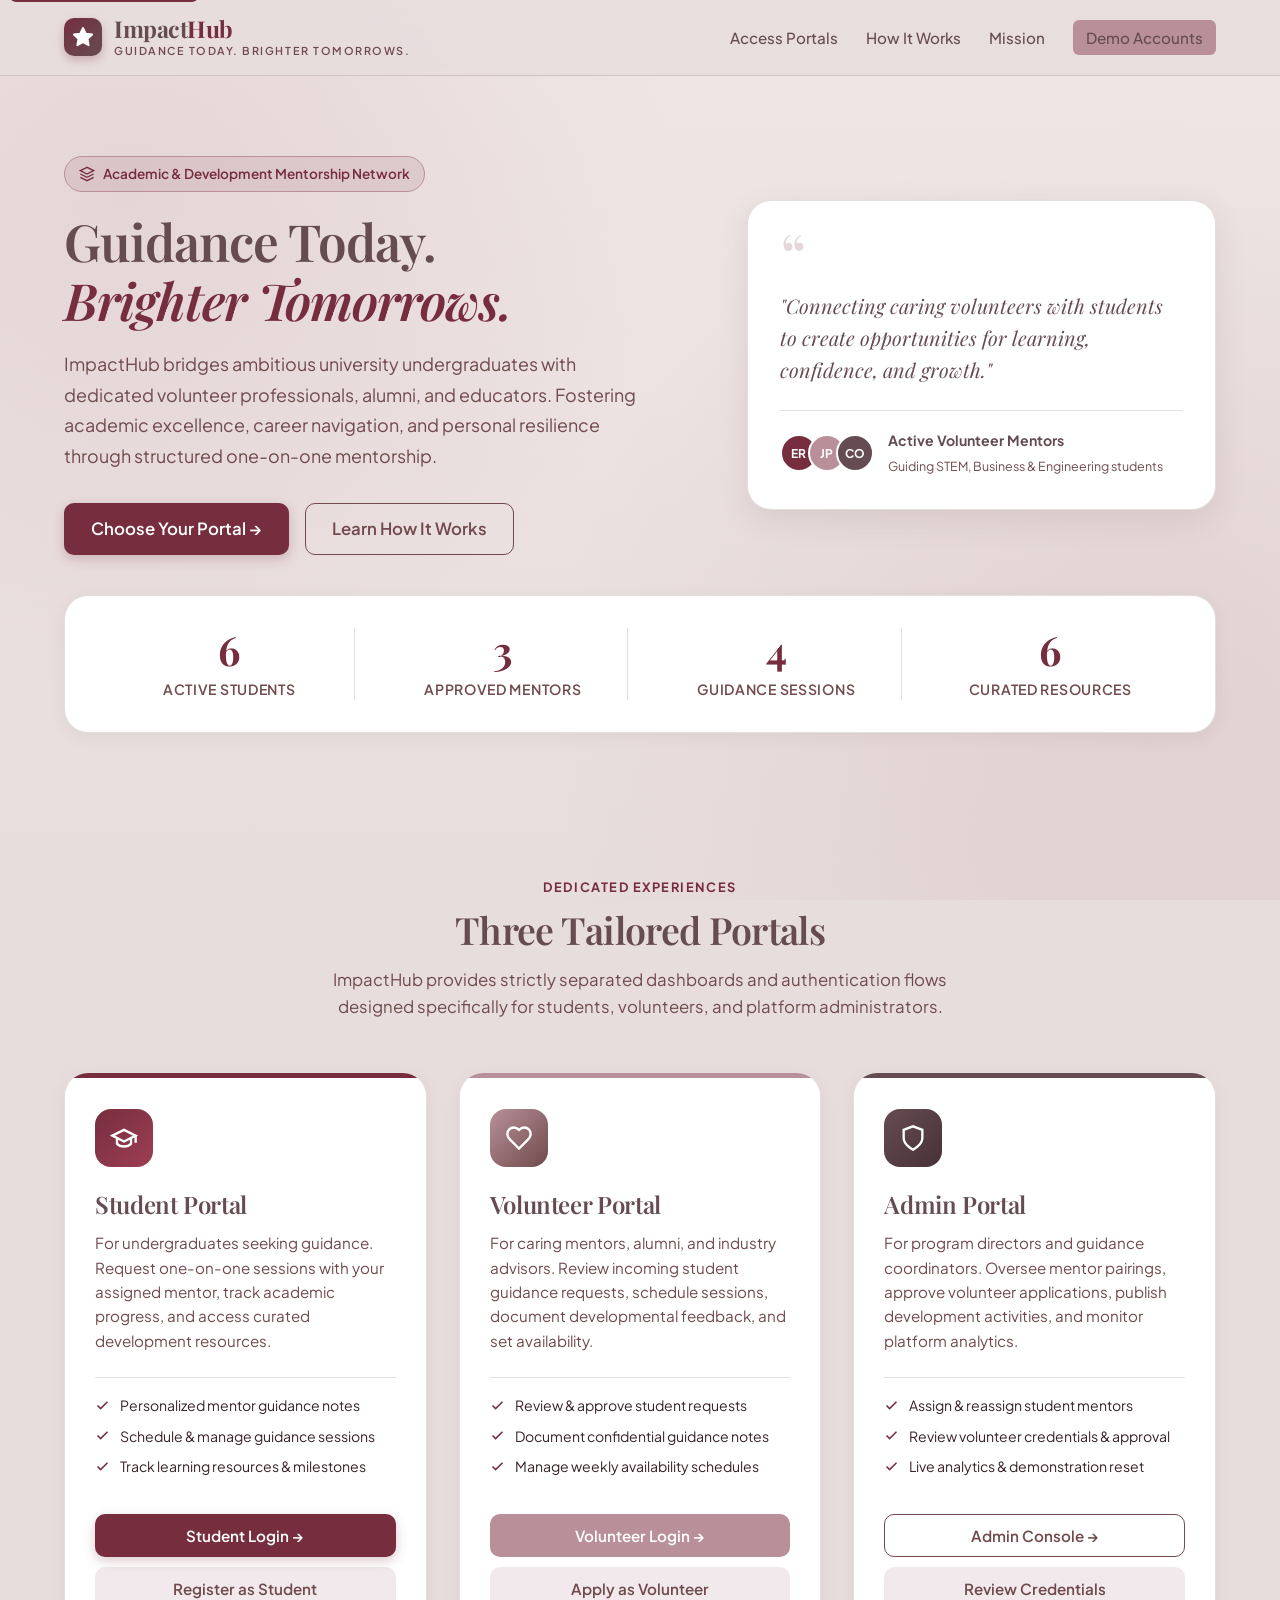
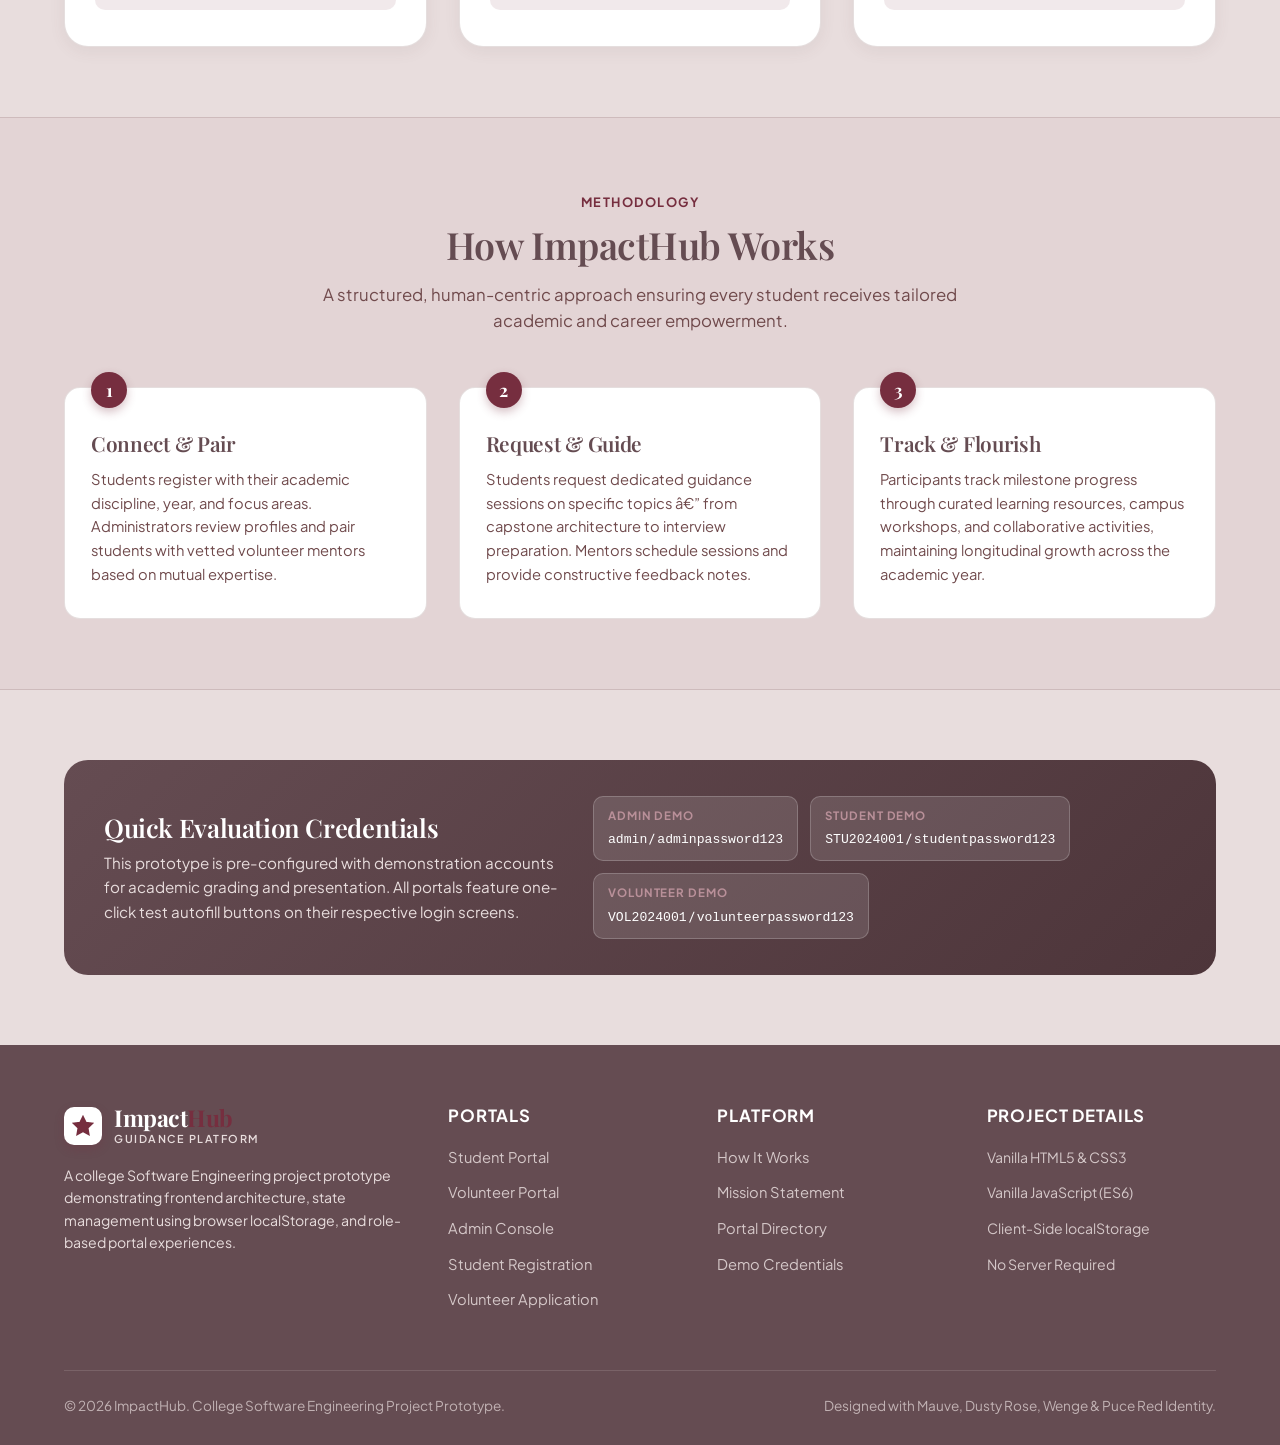
<file: index.html>
<!DOCTYPE html>
<html lang="en">
<head>
  <meta charset="UTF-8">
  <meta name="viewport" content="width=device-width, initial-scale=1.0">
  <title>ImpactHub - Volunteer Management &amp; Student Guidance Platform</title>
  <link rel="icon" type="image/svg+xml" href="assets/icons/favicon.svg">
  <link rel="stylesheet" href="css/variables.css">
  <link rel="stylesheet" href="css/global.css">
  <link rel="stylesheet" href="css/landing.css">
  <link rel="stylesheet" href="css/responsive.css">
</head>
<body>
  <a href="#main-content" class="skip-link">Skip to main content</a>

  <!-- Top Sticky Navigation -->
  <header class="landing-nav">
    <div class="landing-container landing-nav-inner">
      <a href="index.html" class="brand-logo" aria-label="ImpactHub Home">
        <div class="brand-mark">
          <!-- Guiding star / compass abstract icon -->
          <svg viewBox="0 0 24 24" fill="none" stroke="currentColor" stroke-width="2" stroke-linecap="round" stroke-linejoin="round">
            <polygon points="12 2 15.09 8.26 22 9.27 17 14.14 18.18 21.02 12 17.77 5.82 21.02 7 14.14 2 9.27 8.91 8.26 12 2" fill="currentColor"/>
          </svg>
        </div>
        <div class="brand-text">
          <span class="brand-name">Impact<span>Hub</span></span>
          <span class="brand-tagline">Guidance Today. Brighter Tomorrows.</span>
        </div>
      </a>

      <nav aria-label="Main Navigation">
        <ul class="landing-nav-links">
          <li><a href="#portals">Access Portals</a></li>
          <li><a href="#how-it-works">How It Works</a></li>
          <li><a href="#about">Mission</a></li>
          <li><a href="#demo-access" class="btn btn-secondary btn-sm">Demo Accounts</a></li>
        </ul>
      </nav>
    </div>
  </header>

  <main id="main-content">
    <!-- Hero Section -->
    <section class="hero-section">
      <div class="landing-container hero-grid">
        <div>
          <div class="hero-badge">
            <svg viewBox="0 0 24 24" fill="none" stroke="currentColor" stroke-width="2"><path d="M12 2L2 7l10 5 10-5-10-5zM2 17l10 5 10-5M2 12l10 5 10-5"/></svg>
            Academic &amp; Development Mentorship Network
          </div>
          <h1 class="hero-title">
            Guidance Today.<br>
            <span>Brighter Tomorrows.</span>
          </h1>
          <p class="hero-description">
            ImpactHub bridges ambitious university undergraduates with dedicated volunteer professionals, alumni, and educators. Fostering academic excellence, career navigation, and personal resilience through structured one-on-one mentorship.
          </p>
          <div class="hero-actions">
            <a href="#portals" class="btn btn-primary btn-lg">Choose Your Portal &rarr;</a>
            <a href="#how-it-works" class="btn btn-outline btn-lg">Learn How It Works</a>
          </div>
        </div>

        <div class="hero-visual">
          <div class="hero-visual-card">
            <div class="hero-quote-mark">&ldquo;</div>
            <p class="hero-mission-statement" id="about">
              "Connecting caring volunteers with students to create opportunities for learning, confidence, and growth."
            </p>
            <div class="hero-visual-meta">
              <div class="hero-avatar-stack">
                <div class="hero-avatar-circle" title="Dr. Evelyn Reed">ER</div>
                <div class="hero-avatar-circle" title="Julian Patel">JP</div>
                <div class="hero-avatar-circle" title="Clara O'Connor">CO</div>
              </div>
              <div>
                <strong style="display:block; font-size:0.88rem; color:var(--color-wenge);">Active Volunteer Mentors</strong>
                <span style="font-size:0.78rem; color:var(--color-liver);">Guiding STEM, Business &amp; Engineering students</span>
              </div>
            </div>
          </div>
        </div>
      </div>
    </section>

    <!-- Live Demonstration Impact Statistics Bar -->
    <section class="landing-container" aria-label="Platform Impact Metrics">
      <div class="impact-stats-bar">
        <div class="stats-grid">
          <div class="stat-item">
            <div class="stat-number" id="landing-stat-students">6</div>
            <div class="stat-label">Active Students</div>
          </div>
          <div class="stat-item">
            <div class="stat-number" id="landing-stat-mentors">3</div>
            <div class="stat-label">Approved Mentors</div>
          </div>
          <div class="stat-item">
            <div class="stat-number" id="landing-stat-sessions">4</div>
            <div class="stat-label">Guidance Sessions</div>
          </div>
          <div class="stat-item">
            <div class="stat-number" id="landing-stat-resources">6</div>
            <div class="stat-label">Curated Resources</div>
          </div>
        </div>
      </div>
    </section>

    <!-- Three Distinct Login Portals -->
    <section class="portals-section" id="portals">
      <div class="landing-container">
        <div class="section-header">
          <span class="section-tag">Dedicated Experiences</span>
          <h2 class="section-title">Three Tailored Portals</h2>
          <p class="section-subtitle">
            ImpactHub provides strictly separated dashboards and authentication flows designed specifically for students, volunteers, and platform administrators.
          </p>
        </div>

        <div class="portals-grid">
          <!-- Student Portal Card -->
          <article class="portal-card card-student">
            <div class="portal-icon">
              <!-- Graduation / Student Icon -->
              <svg viewBox="0 0 24 24" fill="none" stroke="currentColor" stroke-width="2">
                <path d="M22 10v6M2 10l10-5 10 5-10 5z"/>
                <path d="M6 12v5c3 3 9 3 12 0v-5"/>
              </svg>
            </div>
            <h3 class="portal-title">Student Portal</h3>
            <p class="portal-desc">
              For undergraduates seeking guidance. Request one-on-one sessions with your assigned mentor, track academic progress, and access curated development resources.
            </p>
            <ul class="portal-features">
              <li>
                <svg viewBox="0 0 24 24" fill="none" stroke="currentColor" stroke-width="2.5"><polyline points="20 6 9 17 4 12"/></svg>
                Personalized mentor guidance notes
              </li>
              <li>
                <svg viewBox="0 0 24 24" fill="none" stroke="currentColor" stroke-width="2.5"><polyline points="20 6 9 17 4 12"/></svg>
                Schedule &amp; manage guidance sessions
              </li>
              <li>
                <svg viewBox="0 0 24 24" fill="none" stroke="currentColor" stroke-width="2.5"><polyline points="20 6 9 17 4 12"/></svg>
                Track learning resources &amp; milestones
              </li>
            </ul>
            <div class="portal-btn-group">
              <a href="student-login.html" class="btn btn-primary btn-block">Student Login &rarr;</a>
              <a href="student-register.html" class="btn btn-soft btn-block">Register as Student</a>
            </div>
          </article>

          <!-- Volunteer Portal Card -->
          <article class="portal-card card-volunteer">
            <div class="portal-icon">
              <!-- Mentorship / Heart Hand Icon -->
              <svg viewBox="0 0 24 24" fill="none" stroke="currentColor" stroke-width="2">
                <path d="M19 14c1.49-1.46 3-3.21 3-5.5A5.5 5.5 0 0 0 16.5 3c-1.76 0-3 .5-4.5 2-1.5-1.5-2.74-2-4.5-2A5.5 5.5 0 0 0 2 8.5c0 2.3 1.5 4.05 3 5.5l7 7Z"/>
              </svg>
            </div>
            <h3 class="portal-title">Volunteer Portal</h3>
            <p class="portal-desc">
              For caring mentors, alumni, and industry advisors. Review incoming student guidance requests, schedule sessions, document developmental feedback, and set availability.
            </p>
            <ul class="portal-features">
              <li>
                <svg viewBox="0 0 24 24" fill="none" stroke="currentColor" stroke-width="2.5"><polyline points="20 6 9 17 4 12"/></svg>
                Review &amp; approve student requests
              </li>
              <li>
                <svg viewBox="0 0 24 24" fill="none" stroke="currentColor" stroke-width="2.5"><polyline points="20 6 9 17 4 12"/></svg>
                Document confidential guidance notes
              </li>
              <li>
                <svg viewBox="0 0 24 24" fill="none" stroke="currentColor" stroke-width="2.5"><polyline points="20 6 9 17 4 12"/></svg>
                Manage weekly availability schedules
              </li>
            </ul>
            <div class="portal-btn-group">
              <a href="volunteer-login.html" class="btn btn-secondary btn-block">Volunteer Login &rarr;</a>
              <a href="volunteer-register.html" class="btn btn-soft btn-block">Apply as Volunteer</a>
            </div>
          </article>

          <!-- Admin Portal Card -->
          <article class="portal-card card-admin">
            <div class="portal-icon">
              <!-- Shield / Admin Oversight Icon -->
              <svg viewBox="0 0 24 24" fill="none" stroke="currentColor" stroke-width="2">
                <path d="M12 22s8-4 8-10V5l-8-3-8 3v7c0 6 8 10 8 10z"/>
              </svg>
            </div>
            <h3 class="portal-title">Admin Portal</h3>
            <p class="portal-desc">
              For program directors and guidance coordinators. Oversee mentor pairings, approve volunteer applications, publish development activities, and monitor platform analytics.
            </p>
            <ul class="portal-features">
              <li>
                <svg viewBox="0 0 24 24" fill="none" stroke="currentColor" stroke-width="2.5"><polyline points="20 6 9 17 4 12"/></svg>
                Assign &amp; reassign student mentors
              </li>
              <li>
                <svg viewBox="0 0 24 24" fill="none" stroke="currentColor" stroke-width="2.5"><polyline points="20 6 9 17 4 12"/></svg>
                Review volunteer credentials &amp; approval
              </li>
              <li>
                <svg viewBox="0 0 24 24" fill="none" stroke="currentColor" stroke-width="2.5"><polyline points="20 6 9 17 4 12"/></svg>
                Live analytics &amp; demonstration reset
              </li>
            </ul>
            <div class="portal-btn-group">
              <a href="admin-login.html" class="btn btn-outline btn-block">Admin Console &rarr;</a>
              <a href="#demo-access" class="btn btn-soft btn-block">Review Credentials</a>
            </div>
          </article>
        </div>
      </div>
    </section>

    <!-- How It Works Section -->
    <section class="how-it-works-section" id="how-it-works">
      <div class="landing-container">
        <div class="section-header">
          <span class="section-tag">Methodology</span>
          <h2 class="section-title">How ImpactHub Works</h2>
          <p class="section-subtitle">
            A structured, human-centric approach ensuring every student receives tailored academic and career empowerment.
          </p>
        </div>

        <div class="steps-grid">
          <div class="step-card">
            <div class="step-number">1</div>
            <h3>Connect &amp; Pair</h3>
            <p>
              Students register with their academic discipline, year, and focus areas. Administrators review profiles and pair students with vetted volunteer mentors based on mutual expertise.
            </p>
          </div>
          <div class="step-card">
            <div class="step-number">2</div>
            <h3>Request &amp; Guide</h3>
            <p>
              Students request dedicated guidance sessions on specific topics â€” from capstone architecture to interview preparation. Mentors schedule sessions and provide constructive feedback notes.
            </p>
          </div>
          <div class="step-card">
            <div class="step-number">3</div>
            <h3>Track &amp; Flourish</h3>
            <p>
              Participants track milestone progress through curated learning resources, campus workshops, and collaborative activities, maintaining longitudinal growth across the academic year.
            </p>
          </div>
        </div>
      </div>
    </section>

    <!-- Demo Access Banner for Evaluators -->
    <section class="landing-container" id="demo-access">
      <div class="demo-banner">
        <div class="demo-banner-content">
          <h3>Quick Evaluation Credentials</h3>
          <p>
            This prototype is pre-configured with demonstration accounts for academic grading and presentation. All portals feature one-click test autofill buttons on their respective login screens.
          </p>
        </div>
        <div class="demo-banner-creds">
          <div class="cred-badge">
            <strong>Admin Demo</strong>
            <code>admin</code> / <code>adminpassword123</code>
          </div>
          <div class="cred-badge">
            <strong>Student Demo</strong>
            <code>STU2024001</code> / <code>studentpassword123</code>
          </div>
          <div class="cred-badge">
            <strong>Volunteer Demo</strong>
            <code>VOL2024001</code> / <code>volunteerpassword123</code>
          </div>
        </div>
      </div>
    </section>
  </main>

  <!-- Footer -->
  <footer class="landing-footer">
    <div class="landing-container">
      <div class="footer-grid">
        <div class="footer-col">
          <a href="index.html" class="brand-logo" style="margin-bottom: 16px;">
            <div class="brand-mark" style="background: #FFFFFF; color: var(--color-puce-red);">
              <svg viewBox="0 0 24 24" fill="none" stroke="currentColor" stroke-width="2">
                <polygon points="12 2 15.09 8.26 22 9.27 17 14.14 18.18 21.02 12 17.77 5.82 21.02 7 14.14 2 9.27 8.91 8.26 12 2" fill="currentColor"/>
              </svg>
            </div>
            <div class="brand-text">
              <span class="brand-name" style="color: #FFFFFF;">Impact<span>Hub</span></span>
              <span class="brand-tagline" style="color: var(--color-platinum);">Guidance Platform</span>
            </div>
          </a>
          <p style="font-size: 0.88rem; color: #E8DDDD; line-height: 1.6;">
            A college Software Engineering project prototype demonstrating frontend architecture, state management using browser localStorage, and role-based portal experiences.
          </p>
        </div>

        <div class="footer-col">
          <h4>Portals</h4>
          <ul>
            <li><a href="student-login.html">Student Portal</a></li>
            <li><a href="volunteer-login.html">Volunteer Portal</a></li>
            <li><a href="admin-login.html">Admin Console</a></li>
            <li><a href="student-register.html">Student Registration</a></li>
            <li><a href="volunteer-register.html">Volunteer Application</a></li>
          </ul>
        </div>

        <div class="footer-col">
          <h4>Platform</h4>
          <ul>
            <li><a href="#how-it-works">How It Works</a></li>
            <li><a href="#about">Mission Statement</a></li>
            <li><a href="#portals">Portal Directory</a></li>
            <li><a href="#demo-access">Demo Credentials</a></li>
          </ul>
        </div>

        <div class="footer-col">
          <h4>Project Details</h4>
          <ul>
            <li><span style="font-size: 0.88rem; opacity: 0.85;">Vanilla HTML5 &amp; CSS3</span></li>
            <li><span style="font-size: 0.88rem; opacity: 0.85;">Vanilla JavaScript (ES6)</span></li>
            <li><span style="font-size: 0.88rem; opacity: 0.85;">Client-Side localStorage</span></li>
            <li><span style="font-size: 0.88rem; opacity: 0.85;">No Server Required</span></li>
          </ul>
        </div>
      </div>

      <div class="footer-bottom">
        <div>&copy; 2026 ImpactHub. College Software Engineering Project Prototype.</div>
        <div>Designed with Mauve, Dusty Rose, Wenge &amp; Puce Red Identity.</div>
      </div>
    </div>
  </footer>

  <!-- Scripts -->
  <script src="js/config.js"></script>
  <script src="js/storage.js"></script>
  <script src="js/utils.js"></script>
  <script>
    // Update live impact stats on landing page from persistent demonstration data
    document.addEventListener('DOMContentLoaded', () => {
      const stats = StorageService.getPlatformStats();
      const stuEl = document.getElementById('landing-stat-students');
      const menEl = document.getElementById('landing-stat-mentors');
      const sesEl = document.getElementById('landing-stat-sessions');
      const resEl = document.getElementById('landing-stat-resources');

      if (stuEl) stuEl.textContent = stats.totalStudents;
      if (menEl) menEl.textContent = stats.approvedVolunteers;
      if (sesEl) sesEl.textContent = stats.scheduledSessions + stats.completedSessions;
      if (resEl) resEl.textContent = stats.totalResources;
    });
  </script>
</body>
</html>
</file>
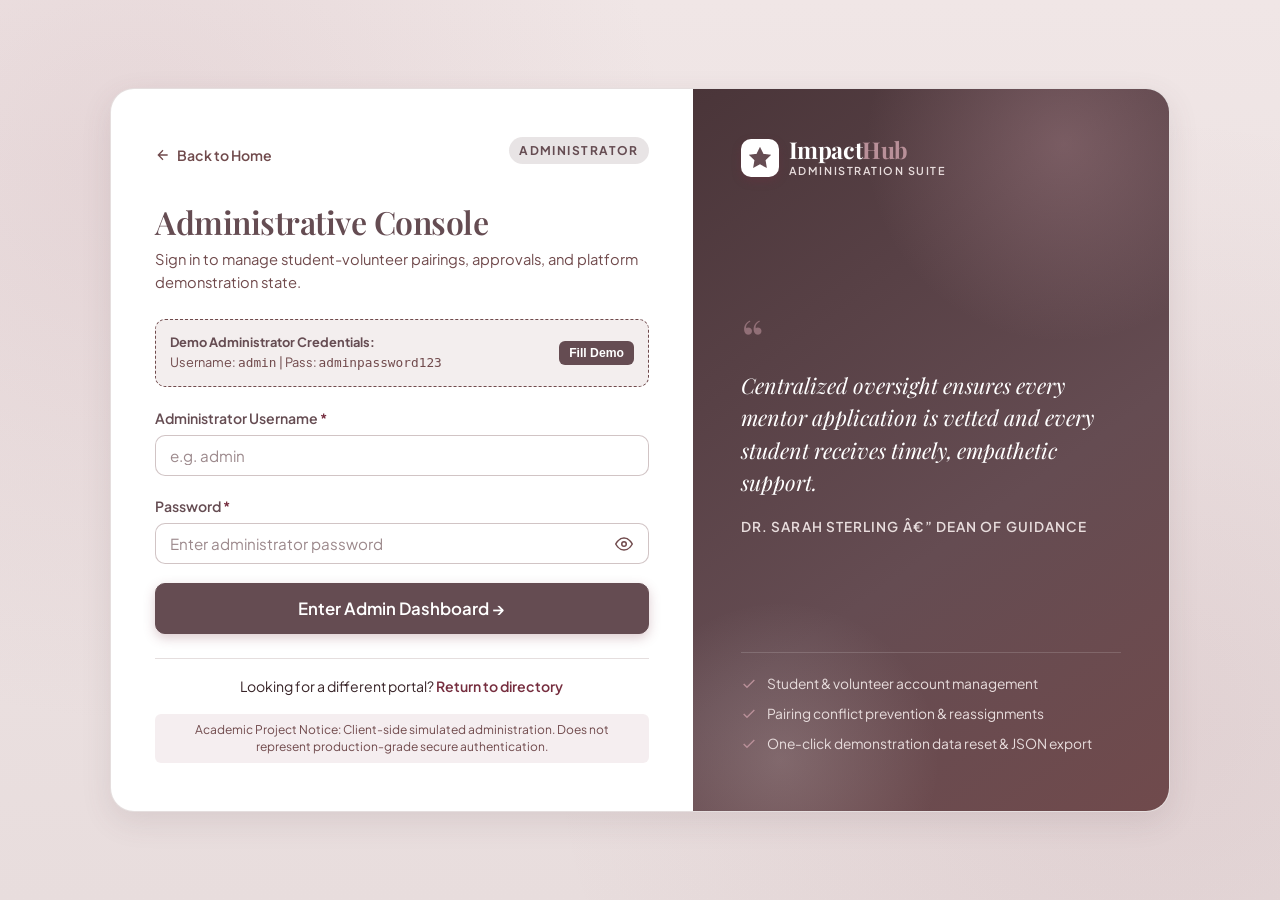
<file: admin-dashboard.html>
<!DOCTYPE html>
<html lang="en">
<head>
  <meta charset="UTF-8">
  <meta name="viewport" content="width=device-width, initial-scale=1.0">
  <title>Admin Console - ImpactHub</title>
  <link rel="icon" type="image/svg+xml" href="assets/icons/favicon.svg">
  <link rel="stylesheet" href="css/variables.css">
  <link rel="stylesheet" href="css/global.css">
  <link rel="stylesheet" href="css/dashboard.css">
  <link rel="stylesheet" href="css/responsive.css">
</head>
<body>
  <div class="sidebar-backdrop"></div>

  <div class="app-layout">
    <!-- Sidebar Navigation -->
    <aside class="app-sidebar" aria-label="Administrator Navigation" style="background-color: var(--color-wenge);">
      <div class="sidebar-header">
        <a href="index.html" class="brand-logo">
          <div class="brand-mark" style="background:#FFFFFF; color:var(--color-wenge);">
            <svg viewBox="0 0 24 24" fill="none" stroke="currentColor" stroke-width="2">
              <polygon points="12 2 15.09 8.26 22 9.27 17 14.14 18.18 21.02 12 17.77 5.82 21.02 7 14.14 2 9.27 8.91 8.26 12 2" fill="currentColor"/>
            </svg>
          </div>
          <div class="brand-text">
            <span class="brand-name">Impact<span>Hub</span></span>
            <span class="brand-tagline">Admin Suite</span>
          </div>
        </a>
        <button class="sidebar-close-btn" aria-label="Close Navigation">&times;</button>
      </div>

      <div class="sidebar-role-indicator">
        <span class="role-dot admin"></span>
        <span class="role-text-label">Platform Director</span>
      </div>

      <ul class="sidebar-nav">
        <li class="nav-item">
          <a class="nav-link active" data-target="sec-admin-overview">
            <svg viewBox="0 0 24 24" fill="none" stroke="currentColor" stroke-width="2"><rect x="3" y="3" width="7" height="7"/><rect x="14" y="3" width="7" height="7"/><rect x="14" y="14" width="7" height="7"/><rect x="3" y="14" width="7" height="7"/></svg>
            Overview &amp; Metrics
          </a>
        </li>
        <li class="nav-item">
          <a class="nav-link" data-target="sec-admin-students">
            <svg viewBox="0 0 24 24" fill="none" stroke="currentColor" stroke-width="2"><path d="M17 21v-2a4 4 0 0 0-4-4H5a4 4 0 0 0-4 4v2"/><circle cx="9" cy="7" r="4"/></svg>
            Student Management
          </a>
        </li>
        <li class="nav-item">
          <a class="nav-link" data-target="sec-admin-volunteers">
            <svg viewBox="0 0 24 24" fill="none" stroke="currentColor" stroke-width="2"><path d="M16 21v-2a4 4 0 0 0-4-4H6a4 4 0 0 0-4 4v2"/><circle cx="9" cy="7" r="4"/><path d="M22 21v-2a4 4 0 0 0-3-3.87"/><path d="M16 3.13a4 4 0 0 1 0 7.75"/></svg>
            Volunteer Management
          </a>
        </li>
        <li class="nav-item">
          <a class="nav-link" data-target="sec-admin-assignments">
            <svg viewBox="0 0 24 24" fill="none" stroke="currentColor" stroke-width="2"><path d="M10 13a5 5 0 0 0 7.54.54l3-3a5 5 0 0 0-7.07-7.07l-1.72 1.71"/><path d="M14 11a5 5 0 0 0-7.54-.54l-3 3a5 5 0 0 0 7.07 7.07l1.71-1.71"/></svg>
            Mentor Assignment
          </a>
        </li>
        <li class="nav-item">
          <a class="nav-link" data-target="sec-admin-requests">
            <svg viewBox="0 0 24 24" fill="none" stroke="currentColor" stroke-width="2"><path d="M14 2H6a2 2 0 0 0-2 2v16a2 2 0 0 0 2 2h12a2 2 0 0 0 2-2V8z"/><polyline points="14 2 14 8 20 8"/></svg>
            Guidance Requests
          </a>
        </li>
        <li class="nav-item">
          <a class="nav-link" data-target="sec-admin-activities">
            <svg viewBox="0 0 24 24" fill="none" stroke="currentColor" stroke-width="2"><polygon points="12 2 15.09 8.26 22 9.27 17 14.14 18.18 21.02 12 17.77 5.82 21.02 7 14.14 2 9.27 8.91 8.26 12 2"/></svg>
            Activity Management
          </a>
        </li>
        <li class="nav-item">
          <a class="nav-link" data-target="sec-admin-resources">
            <svg viewBox="0 0 24 24" fill="none" stroke="currentColor" stroke-width="2"><path d="M4 19.5A2.5 2.5 0 0 1 6.5 17H20"/><path d="M6.5 2H20v20H6.5A2.5 2.5 0 0 1 4 19.5v-15A2.5 2.5 0 0 1 6.5 2z"/></svg>
            Learning Resources
          </a>
        </li>
        <li class="nav-item">
          <a class="nav-link" data-target="sec-admin-analytics">
            <svg viewBox="0 0 24 24" fill="none" stroke="currentColor" stroke-width="2"><line x1="18" y1="20" x2="18" y2="10"/><line x1="12" y1="20" x2="12" y2="4"/><line x1="6" y1="20" x2="6" y2="14"/></svg>
            Reports &amp; Analytics
          </a>
        </li>
        <li class="nav-item">
          <a class="nav-link" data-target="sec-admin-announcements">
            <svg viewBox="0 0 24 24" fill="none" stroke="currentColor" stroke-width="2"><path d="M18 8A6 6 0 0 0 6 8c0 7-3 9-3 9h18s-3-2-3-9"/><path d="M13.73 21a2 2 0 0 1-3.46 0"/></svg>
            Announcements
          </a>
        </li>
        <li class="nav-item">
          <a class="nav-link" data-target="sec-admin-data">
            <svg viewBox="0 0 24 24" fill="none" stroke="currentColor" stroke-width="2"><path d="M21 15v4a2 2 0 0 1-2 2H5a2 2 0 0 1-2-2v-4"/><polyline points="7 10 12 15 17 10"/><line x1="12" y1="15" x2="12" y2="3"/></svg>
            Data Management
          </a>
        </li>
      </ul>

      <div class="sidebar-footer">
        <div class="sidebar-user-info">
          <div class="sidebar-user-avatar" style="background:#FFFFFF; color:var(--color-wenge);">A</div>
          <div class="sidebar-user-meta">
            <div class="sidebar-user-name">Dr. Sarah Sterling</div>
            <div class="sidebar-user-sub">Administrator</div>
          </div>
        </div>
        <button class="sidebar-logout-btn" onclick="AuthService.logout()">
          <svg viewBox="0 0 24 24" fill="none" stroke="currentColor" stroke-width="2" style="width:16px;height:16px;"><path d="M9 21H5a2 2 0 0 1-2-2V5a2 2 0 0 1 2-2h4"/><polyline points="16 17 21 12 16 7"/><line x1="21" y1="12" x2="9" y2="12"/></svg>
          Sign Out
        </button>
      </div>
    </aside>

    <!-- Main Content Area -->
    <div class="app-main">
      <header class="app-topbar">
        <div class="topbar-left">
          <button class="mobile-menu-toggle" aria-label="Toggle navigation menu">
            <svg viewBox="0 0 24 24" fill="none" stroke="currentColor" stroke-width="2"><line x1="3" y1="12" x2="21" y2="12"/><line x1="3" y1="6" x2="21" y2="6"/><line x1="3" y1="18" x2="21" y2="18"/></svg>
          </button>
          <h2 class="topbar-page-title" id="topbar-title">Administrative Console</h2>
        </div>

        <div class="topbar-right">
          <div class="topbar-user-pill">
            <div class="topbar-user-avatar" style="background:var(--color-wenge);">A</div>
            <span class="topbar-user-name">Dr. Sarah Sterling (Admin)</span>
          </div>
        </div>
      </header>

      <!-- Dashboard Content -->
      <main class="dashboard-content">

        <!-- ================= SECTION A: OVERVIEW ================= -->
        <section id="sec-admin-overview" class="tab-section active">
          <div style="margin-bottom: 24px;">
            <h1 style="font-size: 1.85rem; color: var(--color-wenge);">Platform Operational Overview</h1>
            <p style="color: var(--color-liver);">Real-time metrics, volunteer approval queues, and pairing status calculated from browser storage.</p>
          </div>

          <!-- Dynamic Metrics Grid -->
          <div class="stats-cards-row">
            <div class="summary-card">
              <div class="summary-icon">
                <svg viewBox="0 0 24 24" fill="none" stroke="currentColor" stroke-width="2"><path d="M17 21v-2a4 4 0 0 0-4-4H5a4 4 0 0 0-4 4v2"/><circle cx="9" cy="7" r="4"/></svg>
              </div>
              <div class="summary-info">
                <div class="summary-label">Total Students</div>
                <div class="summary-value" id="stat-total-students">0</div>
              </div>
            </div>

            <div class="summary-card">
              <div class="summary-icon" style="color:var(--color-rosy-brown);">
                <svg viewBox="0 0 24 24" fill="none" stroke="currentColor" stroke-width="2"><path d="M16 21v-2a4 4 0 0 0-4-4H6a4 4 0 0 0-4 4v2"/><circle cx="9" cy="7" r="4"/><path d="M22 21v-2a4 4 0 0 0-3-3.87"/><path d="M16 3.13a4 4 0 0 1 0 7.75"/></svg>
              </div>
              <div class="summary-info">
                <div class="summary-label">Total Volunteers</div>
                <div class="summary-value" id="stat-total-volunteers">0</div>
              </div>
            </div>

            <div class="summary-card">
              <div class="summary-icon" style="color:#D97706;">
                <svg viewBox="0 0 24 24" fill="none" stroke="currentColor" stroke-width="2"><circle cx="12" cy="12" r="10"/><line x1="12" y1="8" x2="12" y2="12"/><line x1="12" y1="16" x2="12.01" y2="16"/></svg>
              </div>
              <div class="summary-info">
                <div class="summary-label">Pending Approvals</div>
                <div class="summary-value" id="stat-pending-volunteers">0</div>
              </div>
            </div>

            <div class="summary-card">
              <div class="summary-icon" style="color:#1E6B3A;">
                <svg viewBox="0 0 24 24" fill="none" stroke="currentColor" stroke-width="2"><path d="M10 13a5 5 0 0 0 7.54.54l3-3a5 5 0 0 0-7.07-7.07l-1.72 1.71"/><path d="M14 11a5 5 0 0 0-7.54-.54l-3 3a5 5 0 0 0 7.07 7.07l1.71-1.71"/></svg>
              </div>
              <div class="summary-info">
                <div class="summary-label">Active Pairings</div>
                <div class="summary-value" id="stat-active-assignments">0</div>
              </div>
            </div>

            <div class="summary-card">
              <div class="summary-icon">
                <svg viewBox="0 0 24 24" fill="none" stroke="currentColor" stroke-width="2"><path d="M14 2H6a2 2 0 0 0-2 2v16a2 2 0 0 0 2 2h12a2 2 0 0 0 2-2V8z"/><polyline points="14 2 14 8 20 8"/></svg>
              </div>
              <div class="summary-info">
                <div class="summary-label">Total Requests</div>
                <div class="summary-value" id="stat-total-requests">0</div>
              </div>
            </div>

            <div class="summary-card">
              <div class="summary-icon" style="color:#206236;">
                <svg viewBox="0 0 24 24" fill="none" stroke="currentColor" stroke-width="2"><path d="M22 11.08V12a10 10 0 1 1-5.93-9.14"/><polyline points="22 4 12 14.01 9 11.01"/></svg>
              </div>
              <div class="summary-info">
                <div class="summary-label">Concluded Sessions</div>
                <div class="summary-value" id="stat-completed-sessions">0</div>
              </div>
            </div>
          </div>

          <div class="dashboard-grid-equal">
            <!-- Recent Session Activity -->
            <div class="card">
              <div class="card-header">
                <h3 class="card-title">Recent Guidance Activity</h3>
              </div>
              <div class="card-body" id="admin-activity-stream">
                <!-- Dynamically populated -->
              </div>
            </div>

            <!-- Quick Pairing Shortcut Card -->
            <div class="card">
              <div class="card-header">
                <h3 class="card-title">Administrative Quick Controls</h3>
              </div>
              <div class="card-body">
                <p style="font-size:0.92rem; color:var(--color-liver); margin-bottom:18px;">
                  Quick shortcuts to core administrative actions:
                </p>
                <div style="display:flex; flex-direction:column; gap:10px;">
                  <button class="btn btn-outline" onclick="document.querySelector('[data-target=\'sec-admin-volunteers\']').click();">
                    Review Pending Volunteer Applications &rarr;
                  </button>
                  <button class="btn btn-outline" onclick="document.querySelector('[data-target=\'sec-admin-assignments\']').click();">
                    Pair or Reassign Mentors &rarr;
                  </button>
                  <button class="btn btn-outline" onclick="Utils.openModal('modal-create-activity');">
                    + Publish Campus Workshop / Activity &rarr;
                  </button>
                  <button class="btn btn-outline" onclick="Utils.openModal('modal-create-resource');">
                    + Add Curated Learning Resource &rarr;
                  </button>
                </div>
              </div>
            </div>
          </div>
        </section>

        <!-- ================= SECTION B: STUDENT MANAGEMENT ================= -->
        <section id="sec-admin-students" class="tab-section">
          <div style="margin-bottom: 24px;">
            <h1 style="font-size: 1.85rem; color: var(--color-wenge);">Student Directory &amp; Management</h1>
            <p style="color: var(--color-liver);">Search, filter, edit profile fields, and toggle active states for undergraduate accounts.</p>
          </div>

          <div class="toolbar-row">
            <div class="search-input-wrap">
              <svg class="search-icon" viewBox="0 0 24 24" fill="none" stroke="currentColor" stroke-width="2"><circle cx="11" cy="11" r="8"/><line x1="21" y1="21" x2="16.65" y2="16.65"/></svg>
              <input type="text" id="admin-student-search" class="form-control" placeholder="Search by name, reg number, department..." oninput="AdminApp.renderStudentsTable()">
            </div>
            <div class="filter-group">
              <select id="admin-student-filter-dept" class="form-control" onchange="AdminApp.renderStudentsTable()" style="min-width: 220px;">
                <option value="all">All Departments</option>
                <option value="Computer Science & Engineering">Computer Science &amp; Eng.</option>
                <option value="Data Science & Analytics">Data Science &amp; Analytics</option>
                <option value="Mechanical Engineering">Mechanical Engineering</option>
                <option value="Electrical Engineering">Electrical Engineering</option>
                <option value="Business Administration">Business Administration</option>
                <option value="Information Technology">Information Technology</option>
              </select>
            </div>
          </div>

          <div class="card">
            <div class="table-responsive">
              <table class="data-table">
                <thead>
                  <tr>
                    <th>Student Name</th>
                    <th>Reg Number</th>
                    <th>Department &amp; Year</th>
                    <th>Current Mentor</th>
                    <th>Status</th>
                    <th>Actions</th>
                  </tr>
                </thead>
                <tbody id="admin-students-table-body">
                  <!-- Dynamically populated -->
                </tbody>
              </table>
            </div>
          </div>
        </section>

        <!-- ================= SECTION C: VOLUNTEER MANAGEMENT ================= -->
        <section id="sec-admin-volunteers" class="tab-section">
          <div style="margin-bottom: 24px;">
            <h1 style="font-size: 1.85rem; color: var(--color-wenge);">Volunteer Mentors &amp; Approvals</h1>
            <p style="color: var(--color-liver);">Approve pending applications, manage volunteer mentors, and edit guidance competencies.</p>
          </div>

          <div class="toolbar-row">
            <div class="search-input-wrap">
              <svg class="search-icon" viewBox="0 0 24 24" fill="none" stroke="currentColor" stroke-width="2"><circle cx="11" cy="11" r="8"/><line x1="21" y1="21" x2="16.65" y2="16.65"/></svg>
              <input type="text" id="admin-vol-search" class="form-control" placeholder="Search by name, ID, expertise..." oninput="AdminApp.renderVolunteersTable()">
            </div>
            <div class="filter-group">
              <select id="admin-vol-filter-status" class="form-control" onchange="AdminApp.renderVolunteersTable()" style="min-width: 180px;">
                <option value="all">All Statuses</option>
                <option value="Approved">Approved Only</option>
                <option value="Pending">Pending Applications</option>
                <option value="Inactive">Inactive</option>
              </select>
            </div>
          </div>

          <div class="card">
            <div class="table-responsive">
              <table class="data-table">
                <thead>
                  <tr>
                    <th>Volunteer Name &amp; ID</th>
                    <th>Expertise &amp; Skills</th>
                    <th>Availability</th>
                    <th>Assigned</th>
                    <th>Status</th>
                    <th>Actions</th>
                  </tr>
                </thead>
                <tbody id="admin-volunteers-table-body">
                  <!-- Dynamically populated -->
                </tbody>
              </table>
            </div>
          </div>
        </section>

        <!-- ================= SECTION D: MENTOR ASSIGNMENT ================= -->
        <section id="sec-admin-assignments" class="tab-section">
          <div style="margin-bottom: 24px;">
            <h1 style="font-size: 1.85rem; color: var(--color-wenge);">Mentor-Student Pairings</h1>
            <p style="color: var(--color-liver);">Assign approved volunteer mentors to students or reassign when needed. Automatically prevents duplicate active assignments.</p>
          </div>

          <div class="card mb-lg" style="max-width: 820px;">
            <div class="card-header">
              <h3 class="card-title">Create or Update Mentor Pairing</h3>
            </div>
            <div class="card-body">
              <form id="form-create-assignment">
                <div class="form-row">
                  <div class="form-group">
                    <label for="asg-student-select" class="form-label">Student <span class="required">*</span></label>
                    <select id="asg-student-select" class="form-control" required></select>
                  </div>
                  <div class="form-group">
                    <label for="asg-volunteer-select" class="form-label">Approved Volunteer Mentor <span class="required">*</span></label>
                    <select id="asg-volunteer-select" class="form-control" required></select>
                  </div>
                </div>
                <div class="form-group">
                  <label for="asg-notes" class="form-label">Pairing Context / Administrative Notes</label>
                  <input type="text" id="asg-notes" class="form-control" placeholder="e.g. Matched for capstone design and career guidance">
                </div>
                <button type="submit" class="btn btn-primary">Save Assignment &amp; Notify Student</button>
              </form>
            </div>
          </div>

          <div class="card">
            <div class="card-header">
              <h3 class="card-title">Active Platform Pairings</h3>
            </div>
            <div class="table-responsive">
              <table class="data-table">
                <thead>
                  <tr>
                    <th>Student</th>
                    <th>Assigned Volunteer</th>
                    <th>Assigned Date</th>
                    <th>Status</th>
                    <th>Actions</th>
                  </tr>
                </thead>
                <tbody id="admin-assignments-table-body">
                  <!-- Dynamically populated -->
                </tbody>
              </table>
            </div>
          </div>
        </section>

        <!-- ================= SECTION E: GUIDANCE REQUESTS ================= -->
        <section id="sec-admin-requests" class="tab-section">
          <div style="margin-bottom: 24px;">
            <h1 style="font-size: 1.85rem; color: var(--color-wenge);">Guidance Request Oversight</h1>
            <p style="color: var(--color-liver);">Monitor all guidance requests submitted across the platform to ensure timely volunteer response.</p>
          </div>

          <div class="toolbar-row">
            <div class="filter-group">
              <select id="admin-req-filter-status" class="form-control" onchange="AdminApp.renderGuidanceRequests()" style="min-width: 180px;">
                <option value="all">All Request Statuses</option>
                <option value="Requested">Requested (Pending)</option>
                <option value="Accepted">Accepted</option>
                <option value="Scheduled">Scheduled</option>
                <option value="Completed">Completed</option>
                <option value="Declined">Declined</option>
              </select>
            </div>
          </div>

          <div class="card">
            <div class="table-responsive">
              <table class="data-table">
                <thead>
                  <tr>
                    <th>Student</th>
                    <th>Volunteer</th>
                    <th>Requested Topic</th>
                    <th>Preferred Date</th>
                    <th>Status</th>
                    <th>Submitted</th>
                  </tr>
                </thead>
                <tbody id="admin-requests-table-body">
                  <!-- Dynamically populated -->
                </tbody>
              </table>
            </div>
          </div>
        </section>

        <!-- ================= SECTION F: ACTIVITY MANAGEMENT ================= -->
        <section id="sec-admin-activities" class="tab-section">
          <div class="flex-between mb-lg" style="flex-wrap: wrap; gap: 16px;">
            <div>
              <h1 style="font-size: 1.85rem; color: var(--color-wenge);">Student Development Activities</h1>
              <p style="color: var(--color-liver);">Create and manage seminars, hackathons, and workshops visible to all students.</p>
            </div>
            <button class="btn btn-primary" onclick="Utils.openModal('modal-create-activity')">
              <svg viewBox="0 0 24 24" fill="none" stroke="currentColor" stroke-width="2"><line x1="12" y1="5" x2="12" y2="19"/><line x1="5" y1="12" x2="19" y2="12"/></svg>
              Create Activity
            </button>
          </div>

          <div class="card">
            <div class="table-responsive">
              <table class="data-table">
                <thead>
                  <tr>
                    <th>Activity Title</th>
                    <th>Category</th>
                    <th>Date &amp; Time</th>
                    <th>Location</th>
                    <th>Attendance</th>
                    <th>Actions</th>
                  </tr>
                </thead>
                <tbody id="admin-activities-table-body">
                  <!-- Dynamically populated -->
                </tbody>
              </table>
            </div>
          </div>
        </section>

        <!-- ================= SECTION G: LEARNING RESOURCES ================= -->
        <section id="sec-admin-resources" class="tab-section">
          <div class="flex-between mb-lg" style="flex-wrap: wrap; gap: 16px;">
            <div>
              <h1 style="font-size: 1.85rem; color: var(--color-wenge);">Learning Resource Management</h1>
              <p style="color: var(--color-liver);">Curate, edit, and publish guides for student academic and personal development.</p>
            </div>
            <button class="btn btn-primary" onclick="Utils.openModal('modal-create-resource')">
              <svg viewBox="0 0 24 24" fill="none" stroke="currentColor" stroke-width="2"><line x1="12" y1="5" x2="12" y2="19"/><line x1="5" y1="12" x2="19" y2="12"/></svg>
              Add New Resource
            </button>
          </div>

          <div class="card">
            <div class="table-responsive">
              <table class="data-table">
                <thead>
                  <tr>
                    <th>Title &amp; Preview</th>
                    <th>Category</th>
                    <th>Curator / Author</th>
                    <th>External Link</th>
                    <th>Actions</th>
                  </tr>
                </thead>
                <tbody id="admin-resources-table-body">
                  <!-- Dynamically populated -->
                </tbody>
              </table>
            </div>
          </div>
        </section>

        <!-- ================= SECTION H: REPORTS & ANALYTICS ================= -->
        <section id="sec-admin-analytics" class="tab-section">
          <div style="margin-bottom: 24px;">
            <h1 style="font-size: 1.85rem; color: var(--color-wenge);">Platform Reports &amp; Analytics</h1>
            <p style="color: var(--color-liver);">Visual charts computed live from browser storage state.</p>
          </div>

          <div class="charts-grid">
            <!-- Student Department Distribution Chart -->
            <div class="chart-box">
              <div class="chart-header">
                <h3 class="chart-title">Students by Department</h3>
              </div>
              <div id="chart-students-dept"></div>
            </div>

            <!-- Session Status Donut Chart -->
            <div class="chart-box">
              <div class="chart-header">
                <h3 class="chart-title">Guidance Session Outcomes</h3>
              </div>
              <div id="chart-sessions-donut"></div>
            </div>
          </div>

          <div class="chart-box">
            <div class="chart-header">
              <h3 class="chart-title">Volunteer Application &amp; Approval Pipeline</h3>
            </div>
            <div id="chart-volunteer-status"></div>
          </div>
        </section>

        <!-- ================= SECTION I: ANNOUNCEMENTS ================= -->
        <section id="sec-admin-announcements" class="tab-section">
          <div class="flex-between mb-lg" style="flex-wrap: wrap; gap: 16px;">
            <div>
              <h1 style="font-size: 1.85rem; color: var(--color-wenge);">Platform Announcements</h1>
              <p style="color: var(--color-liver);">Publish announcements visible to students, volunteers, or the entire community.</p>
            </div>
            <button class="btn btn-primary" onclick="Utils.openModal('modal-create-announcement')">
              <svg viewBox="0 0 24 24" fill="none" stroke="currentColor" stroke-width="2"><line x1="12" y1="5" x2="12" y2="19"/><line x1="5" y1="12" x2="19" y2="12"/></svg>
              New Announcement
            </button>
          </div>

          <div id="admin-announcements-list">
            <!-- Dynamically populated -->
          </div>
        </section>

        <!-- ================= SECTION J: DATA MANAGEMENT ================= -->
        <section id="sec-admin-data" class="tab-section">
          <div style="margin-bottom: 24px;">
            <h1 style="font-size: 1.85rem; color: var(--color-wenge);">Demonstration State Management</h1>
            <p style="color: var(--color-liver);">Manage local browser demonstration data, export JSON snapshots, or reset to initial sample values.</p>
          </div>

          <div class="dashboard-grid-equal">
            <!-- Reset Demo Data Card -->
            <div class="card">
              <div class="card-header">
                <h3 class="card-title">Reset Demonstration Data</h3>
              </div>
              <div class="card-body">
                <p style="font-size:0.92rem; color:var(--color-liver); margin-bottom:18px;">
                  Revert all modifications and reload the original 6 sample students, 4 volunteers, assignments, requests, activities, and resources.
                </p>
                <button class="btn btn-danger" onclick="AdminApp.confirmResetDemoData()">
                  Reset Demo Data to Defaults
                </button>
              </div>
            </div>

            <!-- Export JSON Card -->
            <div class="card">
              <div class="card-header">
                <h3 class="card-title">Export State as JSON</h3>
              </div>
              <div class="card-body">
                <p style="font-size:0.92rem; color:var(--color-liver); margin-bottom:18px;">
                  Download a complete JSON file containing all entities currently stored in your browser's localStorage.
                </p>
                <button class="btn btn-outline" onclick="StorageService.exportDataAsJSON()">
                  Download JSON Snapshot &darr;
                </button>
              </div>
            </div>
          </div>
        </section>

      </main>
    </div>
  </div>

  <!-- Modal: Edit Student -->
  <div class="modal-backdrop" id="modal-edit-student">
    <div class="modal-card" role="dialog" aria-modal="true" aria-labelledby="modal-edit-stu-title">
      <div class="modal-header">
        <h3 id="modal-edit-stu-title">Edit Student Profile</h3>
        <button class="modal-close-btn" onclick="Utils.closeModal('modal-edit-student')">&times;</button>
      </div>
      <form id="form-edit-student">
        <div class="modal-body">
          <input type="hidden" id="edit-stu-id">
          <div class="form-row">
            <div class="form-group">
              <label for="edit-stu-name" class="form-label">Full Name <span class="required">*</span></label>
              <input type="text" id="edit-stu-name" class="form-control" required>
            </div>
            <div class="form-group">
              <label for="edit-stu-reg" class="form-label">Registration Number</label>
              <input type="text" id="edit-stu-reg" class="form-control" readonly style="background:#FAF5F6;">
            </div>
          </div>
          <div class="form-row">
            <div class="form-group">
              <label for="edit-stu-dept" class="form-label">Department <span class="required">*</span></label>
              <select id="edit-stu-dept" class="form-control" required>
                <option value="Computer Science & Engineering">Computer Science &amp; Engineering</option>
                <option value="Data Science & Analytics">Data Science &amp; Analytics</option>
                <option value="Mechanical Engineering">Mechanical Engineering</option>
                <option value="Electrical Engineering">Electrical Engineering</option>
                <option value="Business Administration">Business Administration</option>
                <option value="Information Technology">Information Technology</option>
              </select>
            </div>
            <div class="form-group">
              <label for="edit-stu-year" class="form-label">Year of Study <span class="required">*</span></label>
              <select id="edit-stu-year" class="form-control" required>
                <option value="1st Year">1st Year</option>
                <option value="2nd Year">2nd Year</option>
                <option value="3rd Year">3rd Year</option>
                <option value="4th Year">4th Year</option>
                <option value="Graduate">Graduate</option>
              </select>
            </div>
          </div>
          <div class="form-row">
            <div class="form-group">
              <label for="edit-stu-email" class="form-label">Email</label>
              <input type="email" id="edit-stu-email" class="form-control">
            </div>
            <div class="form-group">
              <label for="edit-stu-phone" class="form-label">Phone</label>
              <input type="tel" id="edit-stu-phone" class="form-control">
            </div>
          </div>
          <div class="form-group">
            <label for="edit-stu-interests" class="form-label">Guidance Interests</label>
            <input type="text" id="edit-stu-interests" class="form-control">
          </div>
        </div>
        <div class="modal-footer">
          <button type="button" class="btn btn-outline" onclick="Utils.closeModal('modal-edit-student')">Cancel</button>
          <button type="submit" class="btn btn-primary">Save Student</button>
        </div>
      </form>
    </div>
  </div>

  <!-- Modal: Edit Volunteer -->
  <div class="modal-backdrop" id="modal-edit-volunteer">
    <div class="modal-card" role="dialog" aria-modal="true" aria-labelledby="modal-edit-vol-title">
      <div class="modal-header">
        <h3 id="modal-edit-vol-title">Edit Volunteer Details</h3>
        <button class="modal-close-btn" onclick="Utils.closeModal('modal-edit-volunteer')">&times;</button>
      </div>
      <form id="form-edit-volunteer">
        <div class="modal-body">
          <input type="hidden" id="edit-vol-id">
          <div class="form-group">
            <label for="edit-vol-name" class="form-label">Full Name &amp; Title <span class="required">*</span></label>
            <input type="text" id="edit-vol-name" class="form-control" required>
          </div>
          <div class="form-group">
            <label for="edit-vol-expertise" class="form-label">Area of Expertise <span class="required">*</span></label>
            <input type="text" id="edit-vol-expertise" class="form-control" required>
          </div>
          <div class="form-group">
            <label for="edit-vol-skills" class="form-label">Guidance Skills</label>
            <input type="text" id="edit-vol-skills" class="form-control">
          </div>
          <div class="form-group">
            <label for="edit-vol-avail" class="form-label">Availability</label>
            <input type="text" id="edit-vol-avail" class="form-control">
          </div>
          <div class="form-group">
            <label for="edit-vol-email" class="form-label">Contact Email</label>
            <input type="email" id="edit-vol-email" class="form-control">
          </div>
        </div>
        <div class="modal-footer">
          <button type="button" class="btn btn-outline" onclick="Utils.closeModal('modal-edit-volunteer')">Cancel</button>
          <button type="submit" class="btn btn-primary">Save Changes</button>
        </div>
      </form>
    </div>
  </div>

  <!-- Modal: Create Activity -->
  <div class="modal-backdrop" id="modal-create-activity">
    <div class="modal-card" role="dialog" aria-modal="true" aria-labelledby="modal-act-title-h">
      <div class="modal-header">
        <h3 id="modal-act-title-h">Create Campus Activity</h3>
        <button class="modal-close-btn" onclick="Utils.closeModal('modal-create-activity')">&times;</button>
      </div>
      <form id="form-create-activity">
        <div class="modal-body">
          <div class="form-group">
            <label for="act-title" class="form-label">Activity Title <span class="required">*</span></label>
            <input type="text" id="act-title" class="form-control" placeholder="e.g. Capstone Presentation Masterclass" required>
          </div>
          <div class="form-row">
            <div class="form-group">
              <label for="act-category" class="form-label">Category <span class="required">*</span></label>
              <select id="act-category" class="form-control" required>
                <option value="Workshop">Workshop</option>
                <option value="Seminar">Seminar</option>
                <option value="Competition">Competition</option>
                <option value="Career Clinic">Career Clinic</option>
              </select>
            </div>
            <div class="form-group">
              <label for="act-capacity" class="form-label">Capacity Limit</label>
              <input type="number" id="act-capacity" class="form-control" value="60" min="5">
            </div>
          </div>
          <div class="form-row">
            <div class="form-group">
              <label for="act-date" class="form-label">Date <span class="required">*</span></label>
              <input type="date" id="act-date" class="form-control" required>
            </div>
            <div class="form-group">
              <label for="act-time" class="form-label">Time Slot</label>
              <input type="text" id="act-time" class="form-control" placeholder="e.g. 15:00 - 17:00">
            </div>
          </div>
          <div class="form-group">
            <label for="act-location" class="form-label">Location / Stream URL</label>
            <input type="text" id="act-location" class="form-control" placeholder="Campus Innovation Hall or Virtual Auditorium">
          </div>
          <div class="form-group">
            <label for="act-desc" class="form-label">Description <span class="required">*</span></label>
            <textarea id="act-desc" class="form-control" rows="3" placeholder="Explain the focus and key student takeaways..." required></textarea>
          </div>
        </div>
        <div class="modal-footer">
          <button type="button" class="btn btn-outline" onclick="Utils.closeModal('modal-create-activity')">Cancel</button>
          <button type="submit" class="btn btn-primary">Publish Activity</button>
        </div>
      </form>
    </div>
  </div>

  <!-- Modal: Edit Activity -->
  <div class="modal-backdrop" id="modal-edit-activity">
    <div class="modal-card" role="dialog" aria-modal="true" aria-labelledby="modal-edit-act-h">
      <div class="modal-header">
        <h3 id="modal-edit-act-h">Edit Activity Details</h3>
        <button class="modal-close-btn" onclick="Utils.closeModal('modal-edit-activity')">&times;</button>
      </div>
      <form id="form-edit-activity">
        <div class="modal-body">
          <input type="hidden" id="edit-act-id">
          <div class="form-group">
            <label for="edit-act-title" class="form-label">Title <span class="required">*</span></label>
            <input type="text" id="edit-act-title" class="form-control" required>
          </div>
          <div class="form-row">
            <div class="form-group">
              <label for="edit-act-category" class="form-label">Category</label>
              <select id="edit-act-category" class="form-control" required>
                <option value="Workshop">Workshop</option>
                <option value="Seminar">Seminar</option>
                <option value="Competition">Competition</option>
                <option value="Career Clinic">Career Clinic</option>
              </select>
            </div>
            <div class="form-group">
              <label for="edit-act-capacity" class="form-label">Capacity Limit</label>
              <input type="number" id="edit-act-capacity" class="form-control" required>
            </div>
          </div>
          <div class="form-row">
            <div class="form-group">
              <label for="edit-act-date" class="form-label">Date</label>
              <input type="date" id="edit-act-date" class="form-control" required>
            </div>
            <div class="form-group">
              <label for="edit-act-time" class="form-label">Time</label>
              <input type="text" id="edit-act-time" class="form-control">
            </div>
          </div>
          <div class="form-group">
            <label for="edit-act-location" class="form-label">Location</label>
            <input type="text" id="edit-act-location" class="form-control">
          </div>
          <div class="form-group">
            <label for="edit-act-desc" class="form-label">Description</label>
            <textarea id="edit-act-desc" class="form-control" rows="3"></textarea>
          </div>
        </div>
        <div class="modal-footer">
          <button type="button" class="btn btn-outline" onclick="Utils.closeModal('modal-edit-activity')">Cancel</button>
          <button type="submit" class="btn btn-primary">Save Changes</button>
        </div>
      </form>
    </div>
  </div>

  <!-- Modal: Create Resource -->
  <div class="modal-backdrop" id="modal-create-resource">
    <div class="modal-card" role="dialog" aria-modal="true" aria-labelledby="modal-res-title-h">
      <div class="modal-header">
        <h3 id="modal-res-title-h">Add Learning Resource</h3>
        <button class="modal-close-btn" onclick="Utils.closeModal('modal-create-resource')">&times;</button>
      </div>
      <form id="form-create-resource">
        <div class="modal-body">
          <div class="form-group">
            <label for="res-title" class="form-label">Resource Title <span class="required">*</span></label>
            <input type="text" id="res-title" class="form-control" placeholder="e.g. Guide to Writing Engineering Thesis Proposals" required>
          </div>
          <div class="form-row">
            <div class="form-group">
              <label for="res-category" class="form-label">Category <span class="required">*</span></label>
              <input type="text" id="res-category" class="form-control" placeholder="e.g. Academic Writing, Career Development" required>
            </div>
            <div class="form-group">
              <label for="res-author" class="form-label">Author / Organization</label>
              <input type="text" id="res-author" class="form-control" placeholder="ImpactHub Advisory Board">
            </div>
          </div>
          <div class="form-group">
            <label for="res-url" class="form-label">External Reference URL (Optional)</label>
            <input type="url" id="res-url" class="form-control" placeholder="https://example.edu/guide">
          </div>
          <div class="form-group">
            <label for="res-desc" class="form-label">Description / Summary <span class="required">*</span></label>
            <textarea id="res-desc" class="form-control" rows="3" placeholder="Provide an actionable summary of this resource..." required></textarea>
          </div>
        </div>
        <div class="modal-footer">
          <button type="button" class="btn btn-outline" onclick="Utils.closeModal('modal-create-resource')">Cancel</button>
          <button type="submit" class="btn btn-primary">Publish Resource</button>
        </div>
      </form>
    </div>
  </div>

  <!-- Modal: Edit Resource -->
  <div class="modal-backdrop" id="modal-edit-resource">
    <div class="modal-card" role="dialog" aria-modal="true" aria-labelledby="modal-edit-res-h">
      <div class="modal-header">
        <h3 id="modal-edit-res-h">Edit Learning Resource</h3>
        <button class="modal-close-btn" onclick="Utils.closeModal('modal-edit-resource')">&times;</button>
      </div>
      <form id="form-edit-resource">
        <div class="modal-body">
          <input type="hidden" id="edit-res-id">
          <div class="form-group">
            <label for="edit-res-title" class="form-label">Title <span class="required">*</span></label>
            <input type="text" id="edit-res-title" class="form-control" required>
          </div>
          <div class="form-row">
            <div class="form-group">
              <label for="edit-res-category" class="form-label">Category</label>
              <input type="text" id="edit-res-category" class="form-control" required>
            </div>
            <div class="form-group">
              <label for="edit-res-author" class="form-label">Author</label>
              <input type="text" id="edit-res-author" class="form-control">
            </div>
          </div>
          <div class="form-group">
            <label for="edit-res-url" class="form-label">URL</label>
            <input type="url" id="edit-res-url" class="form-control">
          </div>
          <div class="form-group">
            <label for="edit-res-desc" class="form-label">Description</label>
            <textarea id="edit-res-desc" class="form-control" rows="3" required></textarea>
          </div>
        </div>
        <div class="modal-footer">
          <button type="button" class="btn btn-outline" onclick="Utils.closeModal('modal-edit-resource')">Cancel</button>
          <button type="submit" class="btn btn-primary">Save Changes</button>
        </div>
      </form>
    </div>
  </div>

  <!-- Modal: Create Announcement -->
  <div class="modal-backdrop" id="modal-create-announcement">
    <div class="modal-card" role="dialog" aria-modal="true" aria-labelledby="modal-ann-h">
      <div class="modal-header">
        <h3 id="modal-ann-h">Publish Platform Announcement</h3>
        <button class="modal-close-btn" onclick="Utils.closeModal('modal-create-announcement')">&times;</button>
      </div>
      <form id="form-create-announcement">
        <div class="modal-body">
          <div class="form-group">
            <label for="ann-title" class="form-label">Announcement Title <span class="required">*</span></label>
            <input type="text" id="ann-title" class="form-control" placeholder="e.g. End of Semester Mentoring Milestone Reviews" required>
          </div>
          <div class="form-group">
            <label for="ann-target" class="form-label">Target Audience <span class="required">*</span></label>
            <select id="ann-target" class="form-control" required>
              <option value="all">Entire Community (All Roles)</option>
              <option value="student">Students Only</option>
              <option value="volunteer">Volunteers Only</option>
            </select>
          </div>
          <div class="form-group">
            <label for="ann-message" class="form-label">Announcement Message <span class="required">*</span></label>
            <textarea id="ann-message" class="form-control" rows="4" placeholder="Draft your announcement message..." required></textarea>
          </div>
        </div>
        <div class="modal-footer">
          <button type="button" class="btn btn-outline" onclick="Utils.closeModal('modal-create-announcement')">Cancel</button>
          <button type="submit" class="btn btn-primary">Broadcast Announcement</button>
        </div>
      </form>
    </div>
  </div>

  <!-- Scripts -->
  <script src="js/config.js"></script>
  <script src="js/storage.js"></script>
  <script src="js/utils.js"></script>
  <script src="js/auth.js"></script>
  <script src="js/charts.js"></script>
  <script src="js/admin.js"></script>
  <script>
    document.addEventListener('DOMContentLoaded', () => {
      Utils.initMobileSidebar();
      AdminApp.init();
    });
  </script>
</body>
</html>
</file>
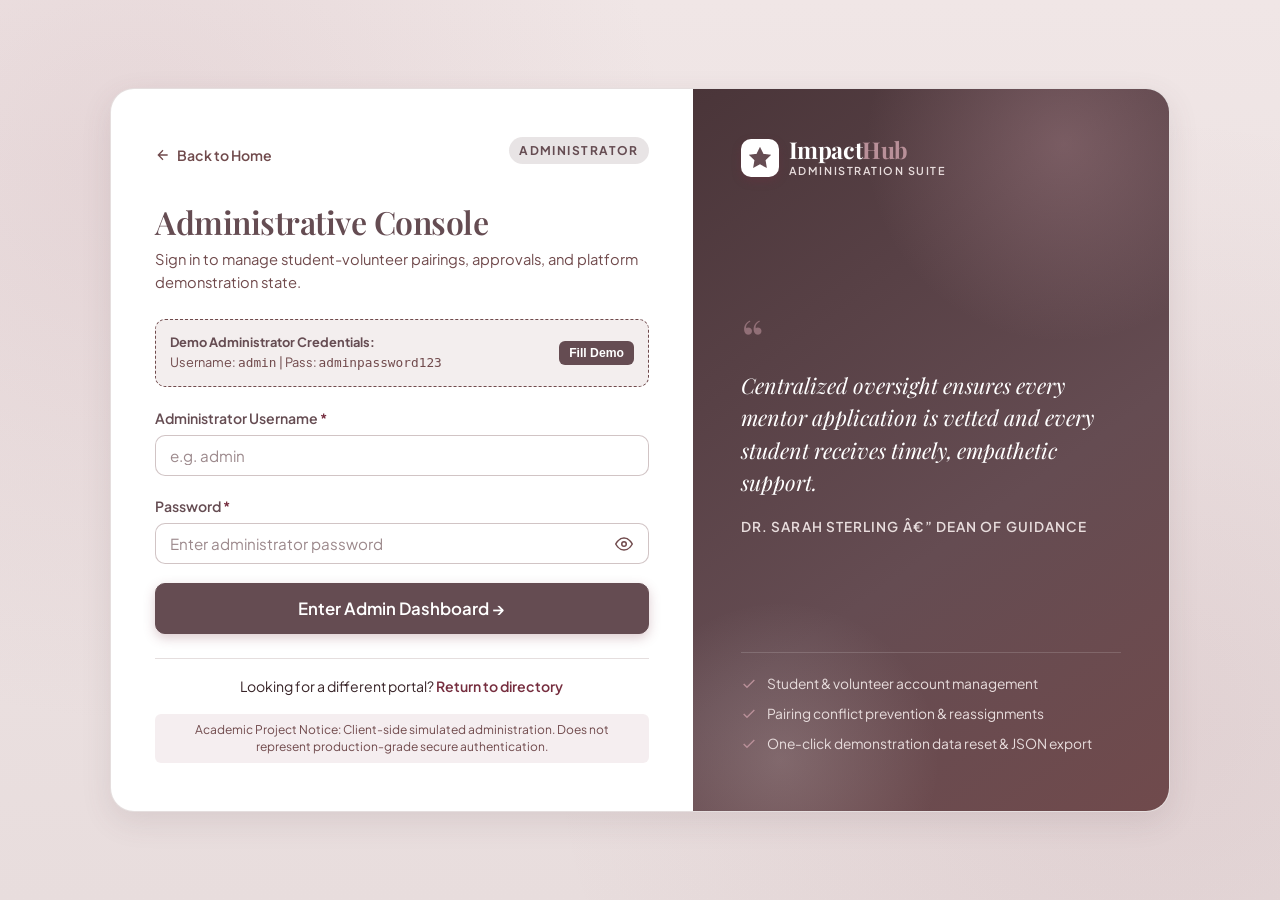
<file: admin-login.html>
<!DOCTYPE html>
<html lang="en">
<head>
  <meta charset="UTF-8">
  <meta name="viewport" content="width=device-width, initial-scale=1.0">
  <title>Admin Login - ImpactHub</title>
  <link rel="icon" type="image/svg+xml" href="assets/icons/favicon.svg">
  <link rel="stylesheet" href="css/variables.css">
  <link rel="stylesheet" href="css/global.css">
  <link rel="stylesheet" href="css/auth.css">
  <link rel="stylesheet" href="css/responsive.css">
</head>
<body>
  <div class="auth-wrapper">
    <div class="auth-card-split">
      <!-- Left Form Side -->
      <div class="auth-form-side">
        <div>
          <div class="auth-top-bar">
            <a href="index.html" class="back-link">
              <svg viewBox="0 0 24 24" fill="none" stroke="currentColor" stroke-width="2"><path d="M19 12H5M12 19l-7-7 7-7"/></svg>
              Back to Home
            </a>
            <span class="auth-role-tag tag-admin">Administrator</span>
          </div>

          <div class="auth-header">
            <h1 class="auth-title">Administrative Console</h1>
            <p class="auth-subtitle">Sign in to manage student-volunteer pairings, approvals, and platform demonstration state.</p>
          </div>

          <!-- Inline Error Banner -->
          <div id="auth-alert" class="auth-alert error" role="alert">
            <svg viewBox="0 0 24 24" fill="none" stroke="currentColor" stroke-width="2"><circle cx="12" cy="12" r="10"/><line x1="12" y1="8" x2="12" y2="12"/><line x1="12" y1="16" x2="12.01" y2="16"/></svg>
            <span id="auth-alert-text">Error message</span>
          </div>

          <!-- Demo Admin Hint & Autofill Button -->
          <div class="auth-demo-hint">
            <div class="demo-hint-text">
              <strong>Demo Administrator Credentials:</strong><br>
              Username: <code>admin</code> | Pass: <code>adminpassword123</code>
            </div>
            <button type="button" class="demo-autofill-btn" id="btn-autofill-admin">Fill Demo</button>
          </div>

          <!-- Login Form -->
          <form id="form-admin-login" class="auth-form" novalidate>
            <div class="form-group">
              <label for="admin-username" class="form-label">Administrator Username <span class="required">*</span></label>
              <input type="text" id="admin-username" class="form-control" placeholder="e.g. admin" required autocomplete="username">
            </div>

            <div class="form-group">
              <label for="admin-password" class="form-label">Password <span class="required">*</span></label>
              <div class="password-input-wrap">
                <input type="password" id="admin-password" class="form-control" placeholder="Enter administrator password" required autocomplete="current-password">
                <button type="button" class="password-toggle-btn" aria-label="Toggle password visibility">
                  <svg viewBox="0 0 24 24" fill="none" stroke="currentColor" stroke-width="2"><path d="M1 12s4-8 11-8 11 8 11 8-4 8-11 8-11-8-11-8z"/><circle cx="12" cy="12" r="3"/></svg>
                </button>
              </div>
            </div>

            <button type="submit" class="btn btn-primary btn-block btn-lg" style="background-color: var(--color-wenge); border-color: var(--color-wenge);">
              Enter Admin Dashboard &rarr;
            </button>
          </form>
        </div>

        <div class="auth-footer">
          <p>Looking for a different portal? <a href="index.html#portals">Return to directory</a></p>
          <div class="demo-security-notice">
            Academic Project Notice: Client-side simulated administration. Does not represent production-grade secure authentication.
          </div>
        </div>
      </div>

      <!-- Right Visual Side -->
      <div class="auth-visual-side" style="background: linear-gradient(145deg, #4A3539 0%, #654C52 60%, #704A4C 100%);">
        <div class="auth-visual-top">
          <div class="auth-visual-logo">
            <div class="brand-mark" style="background: #FFFFFF; color: var(--color-wenge);">
              <svg viewBox="0 0 24 24" fill="none" stroke="currentColor" stroke-width="2">
                <polygon points="12 2 15.09 8.26 22 9.27 17 14.14 18.18 21.02 12 17.77 5.82 21.02 7 14.14 2 9.27 8.91 8.26 12 2" fill="currentColor"/>
              </svg>
            </div>
            <div class="brand-text">
              <span class="brand-name">Impact<span>Hub</span></span>
              <span class="brand-tagline">Administration Suite</span>
            </div>
          </div>
        </div>

        <div class="auth-visual-middle">
          <div class="auth-quote-mark">&ldquo;</div>
          <p class="auth-quote-text">
            Centralized oversight ensures every mentor application is vetted and every student receives timely, empathetic support.
          </p>
          <div class="auth-quote-author">Dr. Sarah Sterling â€” Dean of Guidance</div>
        </div>

        <div class="auth-visual-bottom">
          <ul class="auth-visual-features">
            <li>
              <svg viewBox="0 0 24 24" fill="none" stroke="currentColor" stroke-width="2"><polyline points="20 6 9 17 4 12"/></svg>
              Student &amp; volunteer account management
            </li>
            <li>
              <svg viewBox="0 0 24 24" fill="none" stroke="currentColor" stroke-width="2"><polyline points="20 6 9 17 4 12"/></svg>
              Pairing conflict prevention &amp; reassignments
            </li>
            <li>
              <svg viewBox="0 0 24 24" fill="none" stroke="currentColor" stroke-width="2"><polyline points="20 6 9 17 4 12"/></svg>
              One-click demonstration data reset &amp; JSON export
            </li>
          </ul>
        </div>
      </div>
    </div>
  </div>

  <!-- Scripts -->
  <script src="js/config.js"></script>
  <script src="js/storage.js"></script>
  <script src="js/utils.js"></script>
  <script src="js/auth.js"></script>
  <script>
    document.addEventListener('DOMContentLoaded', () => {
      Utils.setupPasswordToggles();

      const form = document.getElementById('form-admin-login');
      const userInput = document.getElementById('admin-username');
      const passInput = document.getElementById('admin-password');
      const alertBox = document.getElementById('auth-alert');
      const alertText = document.getElementById('auth-alert-text');
      const autofillBtn = document.getElementById('btn-autofill-admin');

      if (autofillBtn) {
        autofillBtn.addEventListener('click', () => {
          userInput.value = CONFIG.DEMO_ACCOUNTS.ADMIN.username;
          passInput.value = CONFIG.DEMO_ACCOUNTS.ADMIN.password;
          alertBox.classList.remove('active');
        });
      }

      form.addEventListener('submit', (e) => {
        e.preventDefault();
        alertBox.classList.remove('active');

        try {
          AuthService.loginAdmin(userInput.value, passInput.value);
          window.location.href = 'admin-dashboard.html';
        } catch (err) {
          alertText.textContent = err.message;
          alertBox.classList.add('active');
        }
      });
    });
  </script>
</body>
</html>
</file>
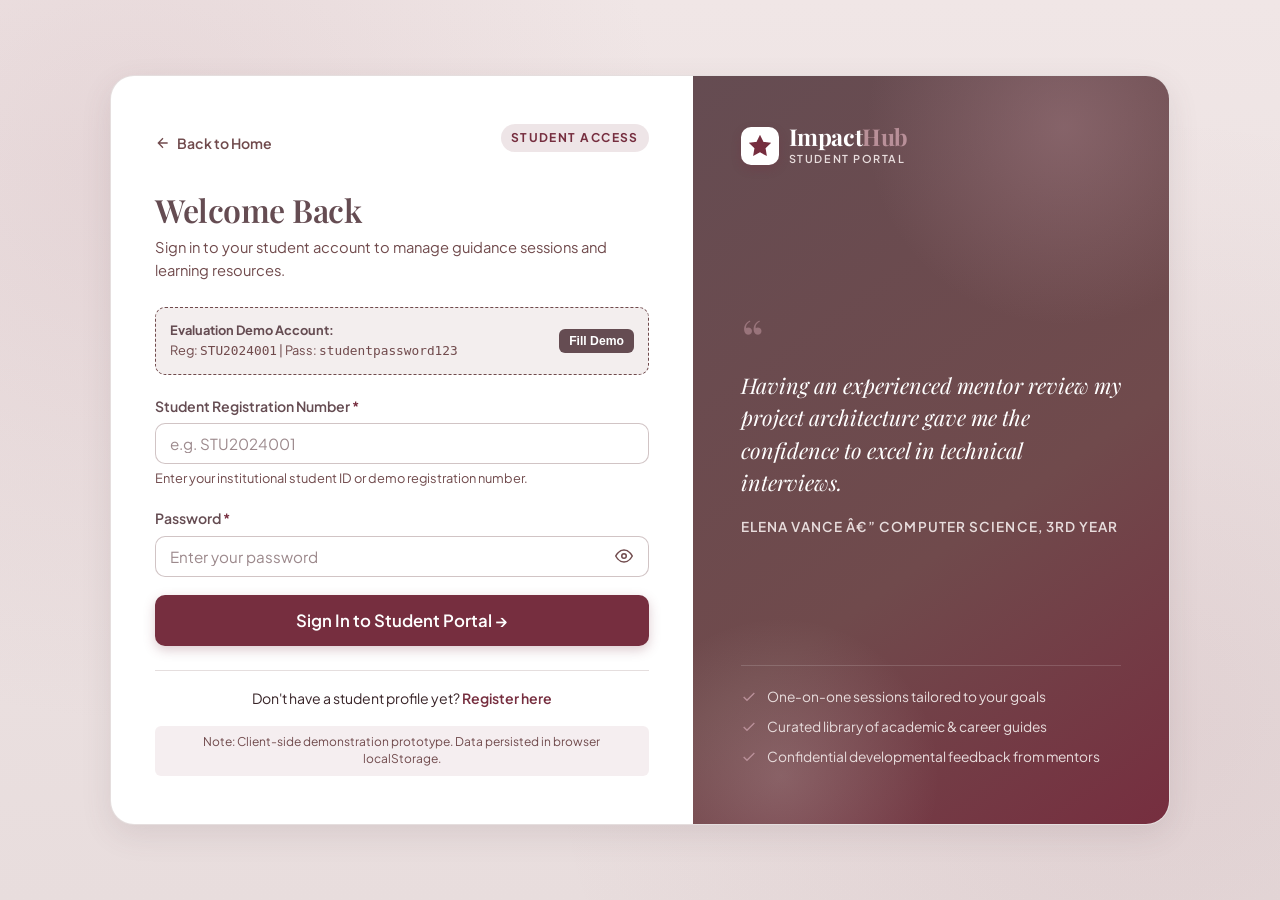
<file: student-dashboard.html>
<!DOCTYPE html>
<html lang="en">
<head>
  <meta charset="UTF-8">
  <meta name="viewport" content="width=device-width, initial-scale=1.0">
  <title>Student Portal - ImpactHub</title>
  <link rel="icon" type="image/svg+xml" href="assets/icons/favicon.svg">
  <link rel="stylesheet" href="css/variables.css">
  <link rel="stylesheet" href="css/global.css">
  <link rel="stylesheet" href="css/dashboard.css">
  <link rel="stylesheet" href="css/responsive.css">
</head>
<body>
  <!-- Overlay for Mobile Sidebar Drawer -->
  <div class="sidebar-backdrop"></div>

  <div class="app-layout">
    <!-- Sidebar Navigation -->
    <aside class="app-sidebar" aria-label="Student Navigation">
      <div class="sidebar-header">
        <a href="index.html" class="brand-logo">
          <div class="brand-mark" style="background:#FFFFFF; color:var(--color-puce-red);">
            <svg viewBox="0 0 24 24" fill="none" stroke="currentColor" stroke-width="2">
              <polygon points="12 2 15.09 8.26 22 9.27 17 14.14 18.18 21.02 12 17.77 5.82 21.02 7 14.14 2 9.27 8.91 8.26 12 2" fill="currentColor"/>
            </svg>
          </div>
          <div class="brand-text">
            <span class="brand-name">Impact<span>Hub</span></span>
            <span class="brand-tagline">Student Portal</span>
          </div>
        </a>
        <button class="sidebar-close-btn" aria-label="Close Navigation">&times;</button>
      </div>

      <div class="sidebar-role-indicator">
        <span class="role-dot student"></span>
        <span class="role-text-label">Student Portal</span>
      </div>

      <ul class="sidebar-nav">
        <li class="nav-item">
          <a class="nav-link active" data-target="sec-overview">
            <svg viewBox="0 0 24 24" fill="none" stroke="currentColor" stroke-width="2"><rect x="3" y="3" width="7" height="7"/><rect x="14" y="3" width="7" height="7"/><rect x="14" y="14" width="7" height="7"/><rect x="3" y="14" width="7" height="7"/></svg>
            Overview
          </a>
        </li>
        <li class="nav-item">
          <a class="nav-link" data-target="sec-mentor">
            <svg viewBox="0 0 24 24" fill="none" stroke="currentColor" stroke-width="2"><path d="M20 21v-2a4 4 0 0 0-4-4H8a4 4 0 0 0-4 4v2"/><circle cx="12" cy="7" r="4"/></svg>
            My Mentor
          </a>
        </li>
        <li class="nav-item">
          <a class="nav-link" data-target="sec-sessions">
            <svg viewBox="0 0 24 24" fill="none" stroke="currentColor" stroke-width="2"><rect x="3" y="4" width="18" height="18" rx="2" ry="2"/><line x1="16" y1="2" x2="16" y2="6"/><line x1="8" y1="2" x2="8" y2="6"/><line x1="3" y1="10" x2="21" y2="10"/></svg>
            Guidance Sessions
          </a>
        </li>
        <li class="nav-item">
          <a class="nav-link" data-target="sec-resources">
            <svg viewBox="0 0 24 24" fill="none" stroke="currentColor" stroke-width="2"><path d="M4 19.5A2.5 2.5 0 0 1 6.5 17H20"/><path d="M6.5 2H20v20H6.5A2.5 2.5 0 0 1 4 19.5v-15A2.5 2.5 0 0 1 6.5 2z"/></svg>
            Learning Resources
          </a>
        </li>
        <li class="nav-item">
          <a class="nav-link" data-target="sec-activities">
            <svg viewBox="0 0 24 24" fill="none" stroke="currentColor" stroke-width="2"><polygon points="12 2 15.09 8.26 22 9.27 17 14.14 18.18 21.02 12 17.77 5.82 21.02 7 14.14 2 9.27 8.91 8.26 12 2"/></svg>
            Activities &amp; Progress
          </a>
        </li>
        <li class="nav-item">
          <a class="nav-link" data-target="sec-notifications">
            <svg viewBox="0 0 24 24" fill="none" stroke="currentColor" stroke-width="2"><path d="M18 8A6 6 0 0 0 6 8c0 7-3 9-3 9h18s-3-2-3-9"/><path d="M13.73 21a2 2 0 0 1-3.46 0"/></svg>
            Notifications
          </a>
        </li>
        <li class="nav-item">
          <a class="nav-link" data-target="sec-profile">
            <svg viewBox="0 0 24 24" fill="none" stroke="currentColor" stroke-width="2"><circle cx="12" cy="12" r="3"/><path d="M19.4 15a1.65 1.65 0 0 0 .33 1.82l.06.06a2 2 0 0 1 0 2.83 2 2 0 0 1-2.83 0l-.06-.06a1.65 1.65 0 0 0-1.82-.33 1.65 1.65 0 0 0-1 1.51V21a2 2 0 0 1-2 2 2 2 0 0 1-2-2v-.09A1.65 1.65 0 0 0 9 19.4a1.65 1.65 0 0 0-1.82.33l-.06.06a2 2 0 0 1-2.83 0 2 2 0 0 1 0-2.83l.06-.06a1.65 1.65 0 0 0 .33-1.82 1.65 1.65 0 0 0-1.51-1H3a2 2 0 0 1-2-2 2 2 0 0 1 2-2h.09A1.65 1.65 0 0 0 4.6 9a1.65 1.65 0 0 0-.33-1.82l-.06-.06a2 2 0 0 1 0-2.83 2 2 0 0 1 2.83 0l.06.06a1.65 1.65 0 0 0 1.82.33H9a1.65 1.65 0 0 0 1-1.51V3a2 2 0 0 1 2-2 2 2 0 0 1 2 2v.09a1.65 1.65 0 0 0 1 1.51 1.65 1.65 0 0 0 1.82-.33l.06-.06a2 2 0 0 1 2.83 0 2 2 0 0 1 0 2.83l-.06.06a1.65 1.65 0 0 0-.33 1.82V9a1.65 1.65 0 0 0 1.51 1H21a2 2 0 0 1 2 2 2 2 0 0 1-2 2h-.09a1.65 1.65 0 0 0-1.51 1z"/></svg>
            My Profile
          </a>
        </li>
      </ul>

      <div class="sidebar-footer">
        <div class="sidebar-user-info">
          <div class="sidebar-user-avatar" id="sidebar-user-avatar">E</div>
          <div class="sidebar-user-meta">
            <div class="sidebar-user-name" id="sidebar-user-name">Elena Vance</div>
            <div class="sidebar-user-sub" id="sidebar-user-sub">Student</div>
          </div>
        </div>
        <button class="sidebar-logout-btn" onclick="AuthService.logout()">
          <svg viewBox="0 0 24 24" fill="none" stroke="currentColor" stroke-width="2" style="width:16px;height:16px;"><path d="M9 21H5a2 2 0 0 1-2-2V5a2 2 0 0 1 2-2h4"/><polyline points="16 17 21 12 16 7"/><line x1="21" y1="12" x2="9" y2="12"/></svg>
          Sign Out
        </button>
      </div>
    </aside>

    <!-- Main Content Area -->
    <div class="app-main">
      <!-- Topbar Header -->
      <header class="app-topbar">
        <div class="topbar-left">
          <button class="mobile-menu-toggle" aria-label="Toggle navigation menu">
            <svg viewBox="0 0 24 24" fill="none" stroke="currentColor" stroke-width="2"><line x1="3" y1="12" x2="21" y2="12"/><line x1="3" y1="6" x2="21" y2="6"/><line x1="3" y1="18" x2="21" y2="18"/></svg>
          </button>
          <h2 class="topbar-page-title" id="topbar-title">Student Dashboard</h2>
        </div>

        <div class="topbar-right">
          <!-- Notification Bell -->
          <div class="topbar-notif-wrap">
            <button class="topbar-icon-btn" id="btn-toggle-notifs" aria-label="View notifications">
              <svg viewBox="0 0 24 24" fill="none" stroke="currentColor" stroke-width="2"><path d="M18 8A6 6 0 0 0 6 8c0 7-3 9-3 9h18s-3-2-3-9"/><path d="M13.73 21a2 2 0 0 1-3.46 0"/></svg>
              <span class="notif-badge-count" id="notif-badge-count" style="display:none;">0</span>
            </button>
          </div>

          <!-- User Pill -->
          <div class="topbar-user-pill">
            <div class="topbar-user-avatar" id="student-topbar-avatar">E</div>
            <span class="topbar-user-name" id="student-topbar-name">Elena Vance</span>
          </div>
        </div>
      </header>

      <!-- Dashboard Dynamic Content -->
      <main class="dashboard-content">

        <!-- ================= SECTION A: OVERVIEW ================= -->
        <section id="sec-overview" class="tab-section active">
          <div style="margin-bottom: 24px;">
            <h1 style="font-size: 1.85rem; color: var(--color-wenge);">
              Welcome back, <span id="student-welcome-name">Elena</span>
            </h1>
            <p style="color: var(--color-liver);">
              Track your upcoming guidance sessions, connect with your assigned mentor, and advance your milestones.
            </p>
          </div>

          <!-- Summary Metric Cards -->
          <div class="stats-cards-row">
            <div class="summary-card">
              <div class="summary-icon">
                <svg viewBox="0 0 24 24" fill="none" stroke="currentColor" stroke-width="2"><path d="M16 21v-2a4 4 0 0 0-4-4H6a4 4 0 0 0-4 4v2"/><circle cx="9" cy="7" r="4"/><path d="M22 21v-2a4 4 0 0 0-3-3.87"/><path d="M16 3.13a4 4 0 0 1 0 7.75"/></svg>
              </div>
              <div class="summary-info">
                <div class="summary-label">Assigned Mentor</div>
                <div class="summary-value" style="font-size: 1.25rem;" id="overview-mentor-name">Loading...</div>
              </div>
            </div>

            <div class="summary-card">
              <div class="summary-icon">
                <svg viewBox="0 0 24 24" fill="none" stroke="currentColor" stroke-width="2"><rect x="3" y="4" width="18" height="18" rx="2" ry="2"/><line x1="16" y1="2" x2="16" y2="6"/><line x1="8" y1="2" x2="8" y2="6"/><line x1="3" y1="10" x2="21" y2="10"/></svg>
              </div>
              <div class="summary-info">
                <div class="summary-label">Total Sessions</div>
                <div class="summary-value" id="overview-sessions-count">0</div>
              </div>
            </div>

            <div class="summary-card">
              <div class="summary-icon">
                <svg viewBox="0 0 24 24" fill="none" stroke="currentColor" stroke-width="2"><path d="M4 19.5A2.5 2.5 0 0 1 6.5 17H20"/><path d="M6.5 2H20v20H6.5A2.5 2.5 0 0 1 4 19.5v-15A2.5 2.5 0 0 1 6.5 2z"/></svg>
              </div>
              <div class="summary-info">
                <div class="summary-label">Resources Explored</div>
                <div class="summary-value" id="overview-resources-count">0</div>
              </div>
            </div>

            <div class="summary-card">
              <div class="summary-icon">
                <svg viewBox="0 0 24 24" fill="none" stroke="currentColor" stroke-width="2"><polygon points="12 2 15.09 8.26 22 9.27 17 14.14 18.18 21.02 12 17.77 5.82 21.02 7 14.14 2 9.27 8.91 8.26 12 2"/></svg>
              </div>
              <div class="summary-info">
                <div class="summary-label">Active Workshops</div>
                <div class="summary-value" id="overview-activities-count">0</div>
              </div>
            </div>
          </div>

          <!-- Main Overview Content Grid -->
          <div class="dashboard-grid-2col">
            <!-- Upcoming Sessions Panel -->
            <div class="card">
              <div class="card-header">
                <h3 class="card-title">
                  <svg viewBox="0 0 24 24" fill="none" stroke="currentColor" stroke-width="2" style="width:18px;height:18px;color:var(--color-puce-red);"><rect x="3" y="4" width="18" height="18" rx="2" ry="2"/><line x1="16" y1="2" x2="16" y2="6"/><line x1="8" y1="2" x2="8" y2="6"/><line x1="3" y1="10" x2="21" y2="10"/></svg>
                  Upcoming Guidance Sessions
                </h3>
                <button class="btn btn-primary btn-sm" onclick="StudentApp.openNewRequestModal()">+ Request Session</button>
              </div>
              <div class="card-body" id="overview-upcoming-sessions">
                <!-- Dynamically populated -->
              </div>
            </div>

            <!-- Learning Progress Card -->
            <div class="card">
              <div class="card-header">
                <h3 class="card-title">
                  <svg viewBox="0 0 24 24" fill="none" stroke="currentColor" stroke-width="2" style="width:18px;height:18px;color:var(--color-puce-red);"><path d="M22 11.08V12a10 10 0 1 1-5.93-9.14"/><polyline points="22 4 12 14.01 9 11.01"/></svg>
                  Milestone Progress
                </h3>
              </div>
              <div class="card-body">
                <p style="font-size:0.92rem; color:var(--color-liver);">
                  Your completion progress across recommended academic and career preparation modules:
                </p>
                <div class="progress-bar-container">
                  <div class="progress-bar-fill" id="overview-progress-bar" style="width: 0%;"></div>
                </div>
                <div id="overview-progress-text" style="font-size:0.85rem; font-weight:600; color:var(--color-wenge); margin-bottom: 20px;">
                  0% Completed
                </div>

                <div style="background: #FAF5F6; border-radius: var(--radius-md); padding: 14px; border: 1px solid var(--border-subtle);">
                  <strong style="display:block; font-size: 0.88rem; color: var(--color-wenge); margin-bottom: 4px;">Quick Actions:</strong>
                  <div style="display: flex; flex-direction: column; gap: 8px; margin-top: 8px;">
                    <a href="#" class="btn btn-outline btn-sm" onclick="document.querySelector('[data-target=\'sec-resources\']').click(); return false;">Browse Curated Resources &rarr;</a>
                    <a href="#" class="btn btn-outline btn-sm" onclick="document.querySelector('[data-target=\'sec-activities\']').click(); return false;">View Upcoming Activities &rarr;</a>
                  </div>
                </div>
              </div>
            </div>
          </div>
        </section>

        <!-- ================= SECTION B: MY MENTOR ================= -->
        <section id="sec-mentor" class="tab-section">
          <div style="margin-bottom: 24px;">
            <h1 style="font-size: 1.85rem; color: var(--color-wenge);">My Assigned Mentor</h1>
            <p style="color: var(--color-liver);">Review your volunteer mentor's expertise, availability, and tailored developmental feedback.</p>
          </div>

          <div id="my-mentor-container">
            <!-- Dynamically populated via StudentApp.renderMyMentor() -->
          </div>
        </section>

        <!-- ================= SECTION C: GUIDANCE SESSIONS ================= -->
        <section id="sec-sessions" class="tab-section">
          <div class="flex-between mb-lg" style="flex-wrap: wrap; gap: 16px;">
            <div>
              <h1 style="font-size: 1.85rem; color: var(--color-wenge);">Guidance Sessions</h1>
              <p style="color: var(--color-liver);">Track your scheduled meetings, review completed summaries, and submit new requests.</p>
            </div>
            <button class="btn btn-primary" onclick="StudentApp.openNewRequestModal()">
              <svg viewBox="0 0 24 24" fill="none" stroke="currentColor" stroke-width="2"><line x1="12" y1="5" x2="12" y2="19"/><line x1="5" y1="12" x2="19" y2="12"/></svg>
              Request New Session
            </button>
          </div>

          <div class="card mb-lg">
            <div class="card-header">
              <h3 class="card-title">Scheduled &amp; Completed Meetings</h3>
            </div>
            <div class="card-body" id="student-sessions-list">
              <!-- Dynamically populated -->
            </div>
          </div>

          <div class="card">
            <div class="card-header">
              <h3 class="card-title">Your Submitted Guidance Requests</h3>
            </div>
            <div class="card-body" style="padding: 0;" id="student-requests-list">
              <!-- Dynamically populated table -->
            </div>
          </div>
        </section>

        <!-- ================= SECTION D: LEARNING RESOURCES ================= -->
        <section id="sec-resources" class="tab-section">
          <div style="margin-bottom: 24px;">
            <h1 style="font-size: 1.85rem; color: var(--color-wenge);">Learning Resources</h1>
            <p style="color: var(--color-liver);">Curated guides, academic writing frameworks, and interview preparation materials.</p>
          </div>

          <!-- Category Filter Bar -->
          <div class="toolbar-row" style="margin-bottom: 24px;">
            <div class="filter-group">
              <button class="btn btn-sm btn-primary" onclick="StudentApp.renderResources('all')">All Resources</button>
              <button class="btn btn-sm btn-outline" onclick="StudentApp.renderResources('Academic Writing')">Academic</button>
              <button class="btn btn-sm btn-outline" onclick="StudentApp.renderResources('Career Development')">Career</button>
              <button class="btn btn-sm btn-outline" onclick="StudentApp.renderResources('Technical Skills')">Technical</button>
              <button class="btn btn-sm btn-outline" onclick="StudentApp.renderResources('Personal Development')">Personal Growth</button>
              <button class="btn btn-sm btn-outline" onclick="StudentApp.renderResources('Wellbeing')">Wellbeing</button>
            </div>
          </div>

          <div class="resources-grid" id="resources-list-container">
            <!-- Dynamically populated -->
          </div>
        </section>

        <!-- ================= SECTION E: ACTIVITIES & PROGRESS ================= -->
        <section id="sec-activities" class="tab-section">
          <div style="margin-bottom: 24px;">
            <h1 style="font-size: 1.85rem; color: var(--color-wenge);">Activities &amp; Community Progress</h1>
            <p style="color: var(--color-liver);">Engage with campus workshops, mentor panels, and collaborative hackathons.</p>
          </div>

          <div id="activities-list-container">
            <!-- Dynamically populated -->
          </div>
        </section>

        <!-- ================= SECTION F: NOTIFICATIONS ================= -->
        <section id="sec-notifications" class="tab-section">
          <div style="margin-bottom: 24px;">
            <h1 style="font-size: 1.85rem; color: var(--color-wenge);">Notifications &amp; Announcements</h1>
            <p style="color: var(--color-liver);">Platform announcements, mentor confirmations, and session scheduling updates.</p>
          </div>

          <div id="student-notif-list">
            <!-- Dynamically populated -->
          </div>
        </section>

        <!-- ================= SECTION G: MY PROFILE ================= -->
        <section id="sec-profile" class="tab-section">
          <div style="margin-bottom: 24px;">
            <h1 style="font-size: 1.85rem; color: var(--color-wenge);">My Student Profile</h1>
            <p style="color: var(--color-liver);">Manage your editable contact information, guidance goals, and background details.</p>
          </div>

          <div class="card" style="max-width: 780px;">
            <div class="card-header">
              <h3 class="card-title">Profile Information</h3>
              <span class="status-pill status-active">Registered Student</span>
            </div>
            <div class="card-body">
              <form id="form-student-profile">
                <div class="form-row">
                  <div class="form-group">
                    <label class="form-label">Registration Number</label>
                    <div style="padding: 10px 14px; background: #FAF5F6; border: 1.5px solid var(--border-subtle); border-radius: var(--radius-md); font-weight: 600; color: var(--color-wenge);" id="profile-reg-number">
                      STU2024001
                    </div>
                    <div class="form-hint">Institutional ID cannot be altered.</div>
                  </div>
                  <div class="form-group">
                    <label for="profile-name" class="form-label">Full Name</label>
                    <input type="text" id="profile-name" class="form-control" readonly style="background:#FAF5F6;">
                  </div>
                </div>

                <div class="form-row">
                  <div class="form-group">
                    <label for="profile-department" class="form-label">Department</label>
                    <input type="text" id="profile-department" class="form-control" readonly style="background:#FAF5F6;">
                  </div>
                  <div class="form-group">
                    <label for="profile-year" class="form-label">Year of Study</label>
                    <input type="text" id="profile-year" class="form-control" readonly style="background:#FAF5F6;">
                  </div>
                </div>

                <div class="form-row">
                  <div class="form-group">
                    <label for="profile-email" class="form-label">Contact Email</label>
                    <input type="email" id="profile-email" class="form-control">
                  </div>
                  <div class="form-group">
                    <label for="profile-phone" class="form-label">Contact Phone</label>
                    <input type="tel" id="profile-phone" class="form-control">
                  </div>
                </div>

                <div class="form-group">
                  <label for="profile-interests" class="form-label">Guidance Focus &amp; Interests</label>
                  <input type="text" id="profile-interests" class="form-control">
                </div>

                <div class="form-group">
                  <label for="profile-bio" class="form-label">Student Bio / Background Statement</label>
                  <textarea id="profile-bio" class="form-control" rows="3"></textarea>
                </div>

                <button type="submit" class="btn btn-primary">Save Profile Changes</button>
              </form>
            </div>
          </div>
        </section>

      </main>
    </div>
  </div>

  <!-- Modal: Request Guidance Session -->
  <div class="modal-backdrop" id="modal-guidance-request">
    <div class="modal-card" role="dialog" aria-modal="true" aria-labelledby="modal-req-title">
      <div class="modal-header">
        <h3 id="modal-req-title">Request Guidance Session</h3>
        <button class="modal-close-btn" onclick="Utils.closeModal('modal-guidance-request')">&times;</button>
      </div>
      <form id="form-guidance-request">
        <div class="modal-body">
          <input type="hidden" id="req-volunteer-id">
          <div class="form-group">
            <label for="req-topic" class="form-label">Session Topic / Objective <span class="required">*</span></label>
            <input type="text" id="req-topic" class="form-control" placeholder="e.g. Capstone Architecture Review, Mock Behavioral Interview" required>
          </div>
          <div class="form-row">
            <div class="form-group">
              <label for="req-date" class="form-label">Preferred Date <span class="required">*</span></label>
              <input type="date" id="req-date" class="form-control" required>
            </div>
            <div class="form-group">
              <label for="req-time" class="form-label">Preferred Time</label>
              <input type="time" id="req-time" class="form-control" value="14:00">
            </div>
          </div>
          <div class="form-group">
            <label for="req-message" class="form-label">Detailed Message / Questions for Mentor</label>
            <textarea id="req-message" class="form-control" rows="3" placeholder="Share any specific challenges or materials you would like to discuss..."></textarea>
          </div>
        </div>
        <div class="modal-footer">
          <button type="button" class="btn btn-outline" onclick="Utils.closeModal('modal-guidance-request')">Cancel</button>
          <button type="submit" class="btn btn-primary">Submit Request</button>
        </div>
      </form>
    </div>
  </div>

  <!-- Scripts -->
  <script src="js/config.js"></script>
  <script src="js/storage.js"></script>
  <script src="js/utils.js"></script>
  <script src="js/auth.js"></script>
  <script src="js/student.js"></script>
  <script>
    document.addEventListener('DOMContentLoaded', () => {
      Utils.initMobileSidebar();
      StudentApp.init();

      // Notification toggle pill
      const notifBtn = document.getElementById('btn-toggle-notifs');
      if (notifBtn) {
        notifBtn.addEventListener('click', () => {
          document.querySelector('[data-target="sec-notifications"]').click();
        });
      }
    });
  </script>
</body>
</html>
</file>
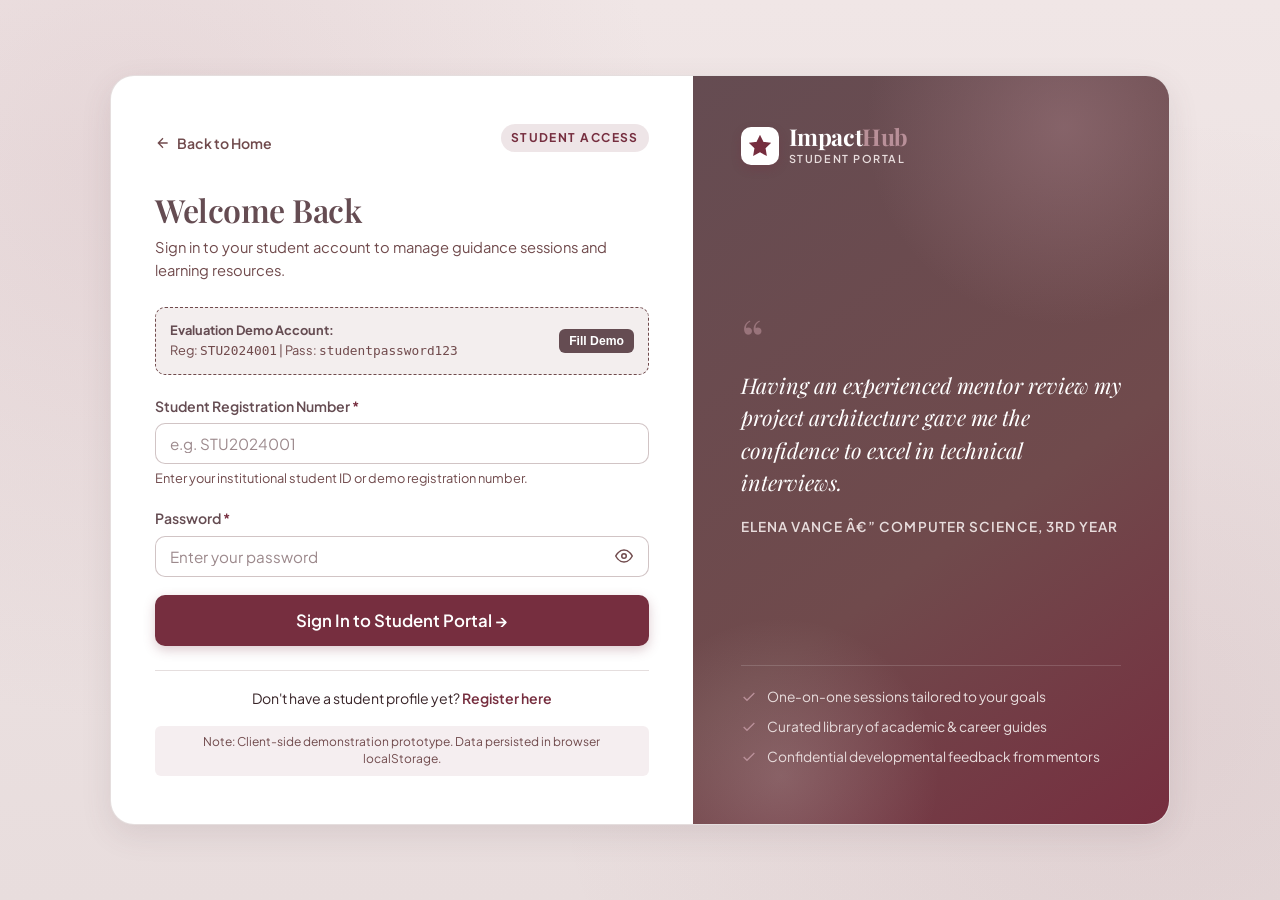
<file: student-login.html>
<!DOCTYPE html>
<html lang="en">
<head>
  <meta charset="UTF-8">
  <meta name="viewport" content="width=device-width, initial-scale=1.0">
  <title>Student Login - ImpactHub</title>
  <link rel="icon" type="image/svg+xml" href="assets/icons/favicon.svg">
  <link rel="stylesheet" href="css/variables.css">
  <link rel="stylesheet" href="css/global.css">
  <link rel="stylesheet" href="css/auth.css">
  <link rel="stylesheet" href="css/responsive.css">
</head>
<body>
  <div class="auth-wrapper">
    <div class="auth-card-split">
      <!-- Left Form Side -->
      <div class="auth-form-side">
        <div>
          <div class="auth-top-bar">
            <a href="index.html" class="back-link">
              <svg viewBox="0 0 24 24" fill="none" stroke="currentColor" stroke-width="2"><path d="M19 12H5M12 19l-7-7 7-7"/></svg>
              Back to Home
            </a>
            <span class="auth-role-tag tag-student">Student Access</span>
          </div>

          <div class="auth-header">
            <h1 class="auth-title">Welcome Back</h1>
            <p class="auth-subtitle">Sign in to your student account to manage guidance sessions and learning resources.</p>
          </div>

          <!-- Inline Error Banner -->
          <div id="auth-alert" class="auth-alert error" role="alert">
            <svg viewBox="0 0 24 24" fill="none" stroke="currentColor" stroke-width="2"><circle cx="12" cy="12" r="10"/><line x1="12" y1="8" x2="12" y2="12"/><line x1="12" y1="16" x2="12.01" y2="16"/></svg>
            <span id="auth-alert-text">Error message</span>
          </div>

          <!-- Evaluator Demo Hint & One-Click Autofill -->
          <div class="auth-demo-hint">
            <div class="demo-hint-text">
              <strong>Evaluation Demo Account:</strong><br>
              Reg: <code>STU2024001</code> | Pass: <code>studentpassword123</code>
            </div>
            <button type="button" class="demo-autofill-btn" id="btn-autofill-student">Fill Demo</button>
          </div>

          <!-- Login Form -->
          <form id="form-student-login" class="auth-form" novalidate>
            <div class="form-group">
              <label for="student-reg" class="form-label">Student Registration Number <span class="required">*</span></label>
              <input type="text" id="student-reg" class="form-control" placeholder="e.g. STU2024001" required autocomplete="username">
              <div class="form-hint">Enter your institutional student ID or demo registration number.</div>
            </div>

            <div class="form-group">
              <label for="student-password" class="form-label">Password <span class="required">*</span></label>
              <div class="password-input-wrap">
                <input type="password" id="student-password" class="form-control" placeholder="Enter your password" required autocomplete="current-password">
                <button type="button" class="password-toggle-btn" aria-label="Toggle password visibility">
                  <svg viewBox="0 0 24 24" fill="none" stroke="currentColor" stroke-width="2"><path d="M1 12s4-8 11-8 11 8 11 8-4 8-11 8-11-8-11-8z"/><circle cx="12" cy="12" r="3"/></svg>
                </button>
              </div>
            </div>

            <button type="submit" class="btn btn-primary btn-block btn-lg" id="btn-login-submit">
              Sign In to Student Portal &rarr;
            </button>
          </form>
        </div>

        <div class="auth-footer">
          <p>Don't have a student profile yet? <a href="student-register.html">Register here</a></p>
          <div class="demo-security-notice">
            Note: Client-side demonstration prototype. Data persisted in browser localStorage.
          </div>
        </div>
      </div>

      <!-- Right Visual Side -->
      <div class="auth-visual-side">
        <div class="auth-visual-top">
          <div class="auth-visual-logo">
            <div class="brand-mark">
              <svg viewBox="0 0 24 24" fill="none" stroke="currentColor" stroke-width="2">
                <polygon points="12 2 15.09 8.26 22 9.27 17 14.14 18.18 21.02 12 17.77 5.82 21.02 7 14.14 2 9.27 8.91 8.26 12 2" fill="currentColor"/>
              </svg>
            </div>
            <div class="brand-text">
              <span class="brand-name">Impact<span>Hub</span></span>
              <span class="brand-tagline">Student Portal</span>
            </div>
          </div>
        </div>

        <div class="auth-visual-middle">
          <div class="auth-quote-mark">&ldquo;</div>
          <p class="auth-quote-text">
            Having an experienced mentor review my project architecture gave me the confidence to excel in technical interviews.
          </p>
          <div class="auth-quote-author">Elena Vance â€” Computer Science, 3rd Year</div>
        </div>

        <div class="auth-visual-bottom">
          <ul class="auth-visual-features">
            <li>
              <svg viewBox="0 0 24 24" fill="none" stroke="currentColor" stroke-width="2"><polyline points="20 6 9 17 4 12"/></svg>
              One-on-one sessions tailored to your goals
            </li>
            <li>
              <svg viewBox="0 0 24 24" fill="none" stroke="currentColor" stroke-width="2"><polyline points="20 6 9 17 4 12"/></svg>
              Curated library of academic &amp; career guides
            </li>
            <li>
              <svg viewBox="0 0 24 24" fill="none" stroke="currentColor" stroke-width="2"><polyline points="20 6 9 17 4 12"/></svg>
              Confidential developmental feedback from mentors
            </li>
          </ul>
        </div>
      </div>
    </div>
  </div>

  <!-- Scripts -->
  <script src="js/config.js"></script>
  <script src="js/storage.js"></script>
  <script src="js/utils.js"></script>
  <script src="js/auth.js"></script>
  <script>
    document.addEventListener('DOMContentLoaded', () => {
      Utils.setupPasswordToggles();

      const form = document.getElementById('form-student-login');
      const regInput = document.getElementById('student-reg');
      const passInput = document.getElementById('student-password');
      const alertBox = document.getElementById('auth-alert');
      const alertText = document.getElementById('auth-alert-text');
      const autofillBtn = document.getElementById('btn-autofill-student');

      // Autofill demo helper
      if (autofillBtn) {
        autofillBtn.addEventListener('click', () => {
          regInput.value = CONFIG.DEMO_ACCOUNTS.STUDENT.regNumber;
          passInput.value = CONFIG.DEMO_ACCOUNTS.STUDENT.password;
          alertBox.classList.remove('active');
        });
      }

      form.addEventListener('submit', (e) => {
        e.preventDefault();
        alertBox.classList.remove('active');

        try {
          AuthService.loginStudent(regInput.value, passInput.value);
          window.location.href = 'student-dashboard.html';
        } catch (err) {
          alertText.textContent = err.message;
          alertBox.classList.add('active');
        }
      });
    });
  </script>
</body>
</html>
</file>
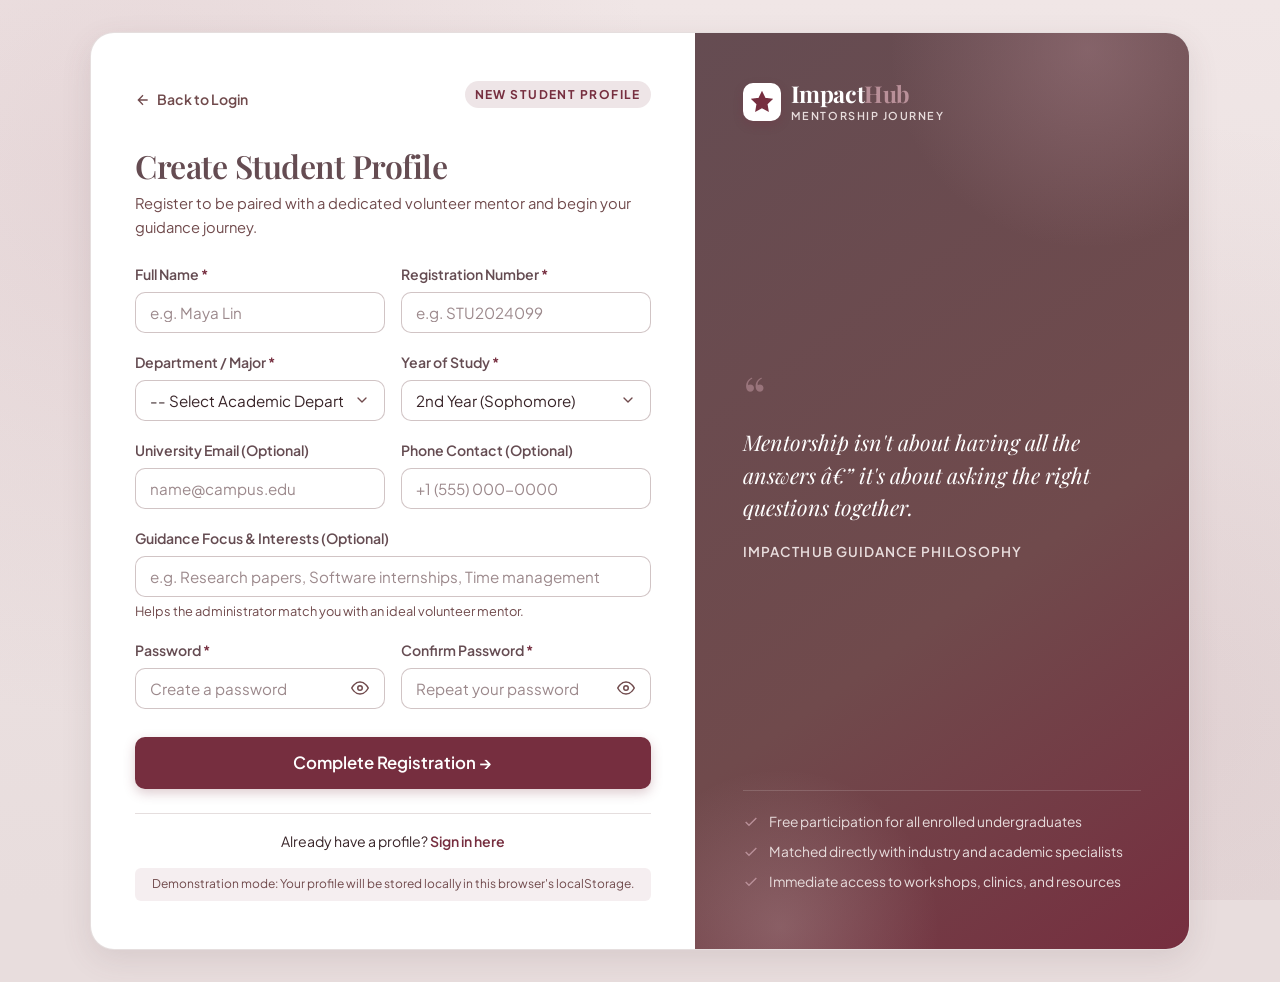
<file: student-register.html>
<!DOCTYPE html>
<html lang="en">
<head>
  <meta charset="UTF-8">
  <meta name="viewport" content="width=device-width, initial-scale=1.0">
  <title>Student Registration - ImpactHub</title>
  <link rel="icon" type="image/svg+xml" href="assets/icons/favicon.svg">
  <link rel="stylesheet" href="css/variables.css">
  <link rel="stylesheet" href="css/global.css">
  <link rel="stylesheet" href="css/auth.css">
  <link rel="stylesheet" href="css/responsive.css">
</head>
<body>
  <div class="auth-wrapper">
    <div class="auth-card-split" style="max-width: 1100px;">
      <!-- Left Form Side -->
      <div class="auth-form-side">
        <div>
          <div class="auth-top-bar">
            <a href="student-login.html" class="back-link">
              <svg viewBox="0 0 24 24" fill="none" stroke="currentColor" stroke-width="2"><path d="M19 12H5M12 19l-7-7 7-7"/></svg>
              Back to Login
            </a>
            <span class="auth-role-tag tag-student">New Student Profile</span>
          </div>

          <div class="auth-header">
            <h1 class="auth-title">Create Student Profile</h1>
            <p class="auth-subtitle">Register to be paired with a dedicated volunteer mentor and begin your guidance journey.</p>
          </div>

          <!-- Inline Alerts -->
          <div id="auth-alert" class="auth-alert error" role="alert">
            <svg viewBox="0 0 24 24" fill="none" stroke="currentColor" stroke-width="2"><circle cx="12" cy="12" r="10"/><line x1="12" y1="8" x2="12" y2="12"/><line x1="12" y1="16" x2="12.01" y2="16"/></svg>
            <span id="auth-alert-text">Error text</span>
          </div>

          <form id="form-student-register" class="auth-form" novalidate>
            <div class="form-row">
              <div class="form-group">
                <label for="reg-name" class="form-label">Full Name <span class="required">*</span></label>
                <input type="text" id="reg-name" class="form-control" placeholder="e.g. Maya Lin" required>
              </div>
              <div class="form-group">
                <label for="reg-num" class="form-label">Registration Number <span class="required">*</span></label>
                <input type="text" id="reg-num" class="form-control" placeholder="e.g. STU2024099" required>
              </div>
            </div>

            <div class="form-row">
              <div class="form-group">
                <label for="reg-dept" class="form-label">Department / Major <span class="required">*</span></label>
                <select id="reg-dept" class="form-control" required>
                  <option value="">-- Select Academic Department --</option>
                  <option value="Computer Science & Engineering">Computer Science &amp; Engineering</option>
                  <option value="Data Science & Analytics">Data Science &amp; Analytics</option>
                  <option value="Mechanical Engineering">Mechanical Engineering</option>
                  <option value="Electrical Engineering">Electrical Engineering</option>
                  <option value="Business Administration">Business Administration</option>
                  <option value="Information Technology">Information Technology</option>
                  <option value="Biomedical Engineering">Biomedical Engineering</option>
                </select>
              </div>
              <div class="form-group">
                <label for="reg-year" class="form-label">Year of Study <span class="required">*</span></label>
                <select id="reg-year" class="form-control" required>
                  <option value="1st Year">1st Year (Freshman)</option>
                  <option value="2nd Year" selected>2nd Year (Sophomore)</option>
                  <option value="3rd Year">3rd Year (Junior)</option>
                  <option value="4th Year">4th Year (Senior)</option>
                  <option value="Graduate">Graduate / Master's</option>
                </select>
              </div>
            </div>

            <div class="form-row">
              <div class="form-group">
                <label for="reg-email" class="form-label">University Email (Optional)</label>
                <input type="email" id="reg-email" class="form-control" placeholder="name@campus.edu">
              </div>
              <div class="form-group">
                <label for="reg-phone" class="form-label">Phone Contact (Optional)</label>
                <input type="tel" id="reg-phone" class="form-control" placeholder="+1 (555) 000-0000">
              </div>
            </div>

            <div class="form-group">
              <label for="reg-interests" class="form-label">Guidance Focus &amp; Interests (Optional)</label>
              <input type="text" id="reg-interests" class="form-control" placeholder="e.g. Research papers, Software internships, Time management">
              <div class="form-hint">Helps the administrator match you with an ideal volunteer mentor.</div>
            </div>

            <div class="form-row">
              <div class="form-group">
                <label for="reg-pass" class="form-label">Password <span class="required">*</span></label>
                <div class="password-input-wrap">
                  <input type="password" id="reg-pass" class="form-control" placeholder="Create a password" required>
                  <button type="button" class="password-toggle-btn" aria-label="Toggle password visibility">
                    <svg viewBox="0 0 24 24" fill="none" stroke="currentColor" stroke-width="2"><path d="M1 12s4-8 11-8 11 8 11 8-4 8-11 8-11-8-11-8z"/><circle cx="12" cy="12" r="3"/></svg>
                  </button>
                </div>
              </div>
              <div class="form-group">
                <label for="reg-pass-confirm" class="form-label">Confirm Password <span class="required">*</span></label>
                <div class="password-input-wrap">
                  <input type="password" id="reg-pass-confirm" class="form-control" placeholder="Repeat your password" required>
                  <button type="button" class="password-toggle-btn" aria-label="Toggle password visibility">
                    <svg viewBox="0 0 24 24" fill="none" stroke="currentColor" stroke-width="2"><path d="M1 12s4-8 11-8 11 8 11 8-4 8-11 8-11-8-11-8z"/><circle cx="12" cy="12" r="3"/></svg>
                  </button>
                </div>
              </div>
            </div>

            <button type="submit" class="btn btn-primary btn-block btn-lg" style="margin-top: 10px;">
              Complete Registration &rarr;
            </button>
          </form>
        </div>

        <div class="auth-footer">
          <p>Already have a profile? <a href="student-login.html">Sign in here</a></p>
          <div class="demo-security-notice">
            Demonstration mode: Your profile will be stored locally in this browser's localStorage.
          </div>
        </div>
      </div>

      <!-- Right Visual Side -->
      <div class="auth-visual-side">
        <div class="auth-visual-top">
          <div class="auth-visual-logo">
            <div class="brand-mark">
              <svg viewBox="0 0 24 24" fill="none" stroke="currentColor" stroke-width="2">
                <polygon points="12 2 15.09 8.26 22 9.27 17 14.14 18.18 21.02 12 17.77 5.82 21.02 7 14.14 2 9.27 8.91 8.26 12 2" fill="currentColor"/>
              </svg>
            </div>
            <div class="brand-text">
              <span class="brand-name">Impact<span>Hub</span></span>
              <span class="brand-tagline">Mentorship Journey</span>
            </div>
          </div>
        </div>

        <div class="auth-visual-middle">
          <div class="auth-quote-mark">&ldquo;</div>
          <p class="auth-quote-text">
            Mentorship isn't about having all the answers â€” it's about asking the right questions together.
          </p>
          <div class="auth-quote-author">ImpactHub Guidance Philosophy</div>
        </div>

        <div class="auth-visual-bottom">
          <ul class="auth-visual-features">
            <li>
              <svg viewBox="0 0 24 24" fill="none" stroke="currentColor" stroke-width="2"><polyline points="20 6 9 17 4 12"/></svg>
              Free participation for all enrolled undergraduates
            </li>
            <li>
              <svg viewBox="0 0 24 24" fill="none" stroke="currentColor" stroke-width="2"><polyline points="20 6 9 17 4 12"/></svg>
              Matched directly with industry and academic specialists
            </li>
            <li>
              <svg viewBox="0 0 24 24" fill="none" stroke="currentColor" stroke-width="2"><polyline points="20 6 9 17 4 12"/></svg>
              Immediate access to workshops, clinics, and resources
            </li>
          </ul>
        </div>
      </div>
    </div>
  </div>

  <!-- Scripts -->
  <script src="js/config.js"></script>
  <script src="js/storage.js"></script>
  <script src="js/utils.js"></script>
  <script>
    document.addEventListener('DOMContentLoaded', () => {
      Utils.setupPasswordToggles();

      const form = document.getElementById('form-student-register');
      const alertBox = document.getElementById('auth-alert');
      const alertText = document.getElementById('auth-alert-text');

      form.addEventListener('submit', (e) => {
        e.preventDefault();
        alertBox.classList.remove('active');

        const name = document.getElementById('reg-name').value.trim();
        const regNum = document.getElementById('reg-num').value.trim();
        const dept = document.getElementById('reg-dept').value;
        const year = document.getElementById('reg-year').value;
        const email = document.getElementById('reg-email').value.trim();
        const phone = document.getElementById('reg-phone').value.trim();
        const interests = document.getElementById('reg-interests').value.trim();
        const pass = document.getElementById('reg-pass').value;
        const passConfirm = document.getElementById('reg-pass-confirm').value;

        // Validation
        if (!name || !regNum || !dept || !year || !pass) {
          alertText.textContent = 'Please fill in all required fields indicated by *.';
          alertBox.classList.add('active');
          return;
        }

        if (pass.length < 4) {
          alertText.textContent = 'Password must be at least 4 characters for demonstration.';
          alertBox.classList.add('active');
          return;
        }

        if (pass !== passConfirm) {
          alertText.textContent = 'Passwords do not match. Please re-enter carefully.';
          alertBox.classList.add('active');
          return;
        }

        try {
          const newStudent = StorageService.createStudent({
            name,
            regNumber: regNum,
            department: dept,
            year,
            email,
            phone,
            interests
          });

          // Automatically establish session and redirect to student dashboard
          StorageService.setCurrentSession({
            userId: newStudent.id,
            regNumber: newStudent.regNumber,
            name: newStudent.name,
            department: newStudent.department,
            role: CONFIG.ROLES.STUDENT,
            loginTime: new Date().toISOString()
          });

          window.location.href = 'student-dashboard.html';
        } catch (err) {
          alertText.textContent = err.message;
          alertBox.classList.add('active');
        }
      });
    });
  </script>
</body>
</html>
</file>
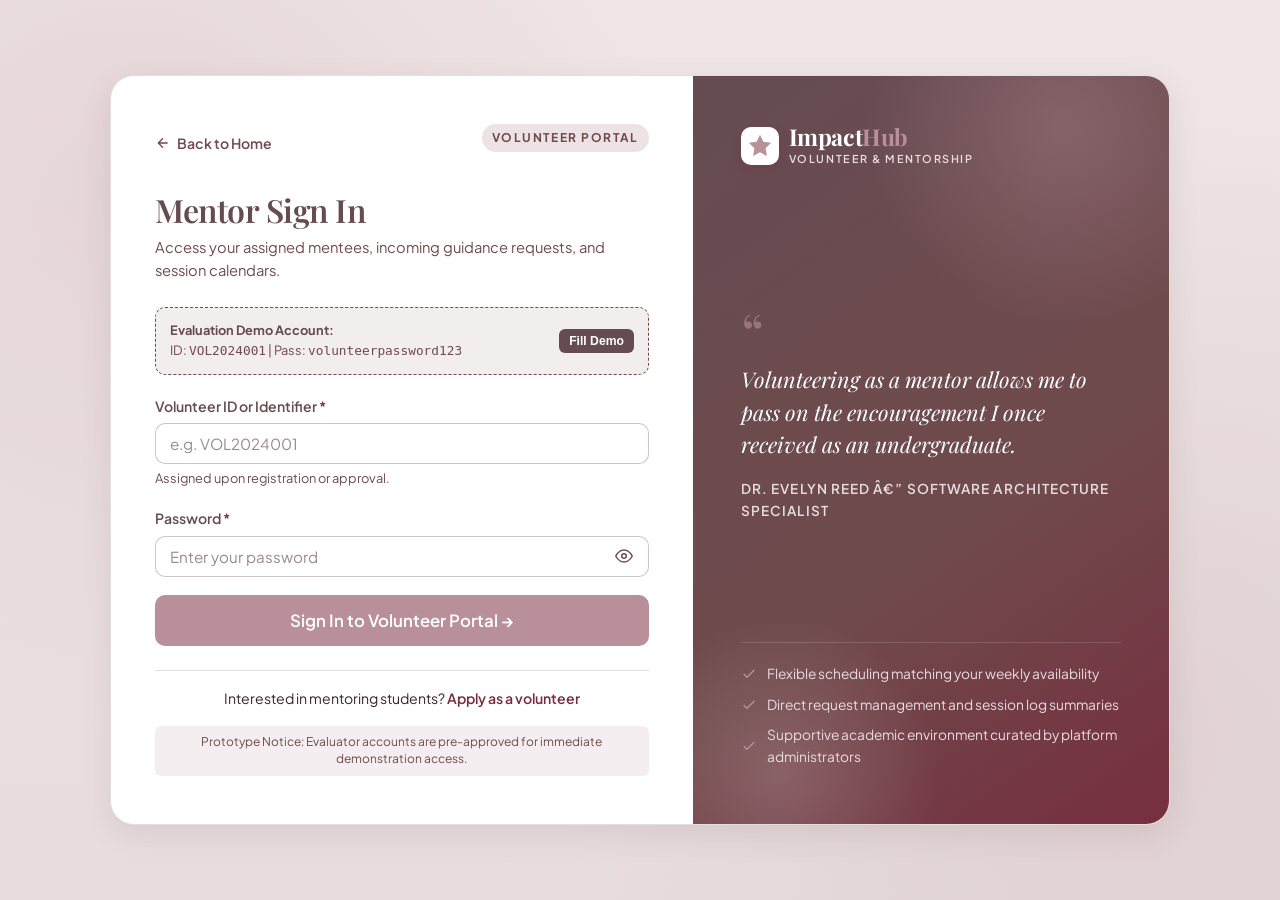
<file: volunteer-dashboard.html>
<!DOCTYPE html>
<html lang="en">
<head>
  <meta charset="UTF-8">
  <meta name="viewport" content="width=device-width, initial-scale=1.0">
  <title>Volunteer Portal - ImpactHub</title>
  <link rel="icon" type="image/svg+xml" href="assets/icons/favicon.svg">
  <link rel="stylesheet" href="css/variables.css">
  <link rel="stylesheet" href="css/global.css">
  <link rel="stylesheet" href="css/dashboard.css">
  <link rel="stylesheet" href="css/responsive.css">
</head>
<body>
  <div class="sidebar-backdrop"></div>

  <div class="app-layout">
    <!-- Sidebar Navigation -->
    <aside class="app-sidebar" aria-label="Volunteer Navigation">
      <div class="sidebar-header">
        <a href="index.html" class="brand-logo">
          <div class="brand-mark" style="background:#FFFFFF; color:var(--color-rosy-brown);">
            <svg viewBox="0 0 24 24" fill="none" stroke="currentColor" stroke-width="2">
              <polygon points="12 2 15.09 8.26 22 9.27 17 14.14 18.18 21.02 12 17.77 5.82 21.02 7 14.14 2 9.27 8.91 8.26 12 2" fill="currentColor"/>
            </svg>
          </div>
          <div class="brand-text">
            <span class="brand-name">Impact<span>Hub</span></span>
            <span class="brand-tagline">Volunteer Portal</span>
          </div>
        </a>
        <button class="sidebar-close-btn" aria-label="Close Navigation">&times;</button>
      </div>

      <div class="sidebar-role-indicator">
        <span class="role-dot volunteer"></span>
        <span class="role-text-label">Volunteer Mentor</span>
      </div>

      <ul class="sidebar-nav">
        <li class="nav-item">
          <a class="nav-link active" data-target="sec-vol-overview">
            <svg viewBox="0 0 24 24" fill="none" stroke="currentColor" stroke-width="2"><rect x="3" y="3" width="7" height="7"/><rect x="14" y="3" width="7" height="7"/><rect x="14" y="14" width="7" height="7"/><rect x="3" y="14" width="7" height="7"/></svg>
            Overview
          </a>
        </li>
        <li class="nav-item">
          <a class="nav-link" data-target="sec-vol-students">
            <svg viewBox="0 0 24 24" fill="none" stroke="currentColor" stroke-width="2"><path d="M17 21v-2a4 4 0 0 0-4-4H5a4 4 0 0 0-4 4v2"/><circle cx="9" cy="7" r="4"/><path d="M23 21v-2a4 4 0 0 0-3-3.87"/><path d="M16 3.13a4 4 0 0 1 0 7.75"/></svg>
            My Students
          </a>
        </li>
        <li class="nav-item">
          <a class="nav-link" data-target="sec-vol-requests">
            <svg viewBox="0 0 24 24" fill="none" stroke="currentColor" stroke-width="2"><path d="M14 2H6a2 2 0 0 0-2 2v16a2 2 0 0 0 2 2h12a2 2 0 0 0 2-2V8z"/><polyline points="14 2 14 8 20 8"/><line x1="12" y1="18" x2="12" y2="12"/><line x1="9" y1="15" x2="15" y2="15"/></svg>
            Guidance Requests
          </a>
        </li>
        <li class="nav-item">
          <a class="nav-link" data-target="sec-vol-sessions">
            <svg viewBox="0 0 24 24" fill="none" stroke="currentColor" stroke-width="2"><rect x="3" y="4" width="18" height="18" rx="2" ry="2"/><line x1="16" y1="2" x2="16" y2="6"/><line x1="8" y1="2" x2="8" y2="6"/><line x1="3" y1="10" x2="21" y2="10"/></svg>
            Manage Sessions
          </a>
        </li>
        <li class="nav-item">
          <a class="nav-link" data-target="sec-vol-notes">
            <svg viewBox="0 0 24 24" fill="none" stroke="currentColor" stroke-width="2"><path d="M11 4H4a2 2 0 0 0-2 2v14a2 2 0 0 0 2 2h14a2 2 0 0 0 2-2v-7"/><path d="M18.5 2.5a2.121 2.121 0 0 1 3 3L12 15l-4 1 1-4 9.5-9.5z"/></svg>
            Guidance Notes
          </a>
        </li>
        <li class="nav-item">
          <a class="nav-link" data-target="sec-vol-availability">
            <svg viewBox="0 0 24 24" fill="none" stroke="currentColor" stroke-width="2"><circle cx="12" cy="12" r="10"/><polyline points="12 6 12 12 16 14"/></svg>
            Availability
          </a>
        </li>
        <li class="nav-item">
          <a class="nav-link" data-target="sec-vol-profile">
            <svg viewBox="0 0 24 24" fill="none" stroke="currentColor" stroke-width="2"><circle cx="12" cy="12" r="3"/><path d="M19.4 15a1.65 1.65 0 0 0 .33 1.82l.06.06a2 2 0 0 1 0 2.83 2 2 0 0 1-2.83 0l-.06-.06a1.65 1.65 0 0 0-1.82-.33 1.65 1.65 0 0 0-1 1.51V21a2 2 0 0 1-2 2 2 2 0 0 1-2-2v-.09A1.65 1.65 0 0 0 9 19.4a1.65 1.65 0 0 0-1.82.33l-.06.06a2 2 0 0 1-2.83 0 2 2 0 0 1 0-2.83l.06-.06a1.65 1.65 0 0 0 .33-1.82 1.65 1.65 0 0 0-1.51-1H3a2 2 0 0 1-2-2 2 2 0 0 1 2-2h.09A1.65 1.65 0 0 0 4.6 9a1.65 1.65 0 0 0-.33-1.82l-.06-.06a2 2 0 0 1 0-2.83 2 2 0 0 1 2.83 0l.06.06a1.65 1.65 0 0 0 1.82.33H9a1.65 1.65 0 0 0 1-1.51V3a2 2 0 0 1 2-2 2 2 0 0 1 2 2v.09a1.65 1.65 0 0 0 1 1.51 1.65 1.65 0 0 0 1.82-.33l.06-.06a2 2 0 0 1 2.83 0 2 2 0 0 1 0 2.83l-.06.06a1.65 1.65 0 0 0-.33 1.82V9a1.65 1.65 0 0 0 1.51 1H21a2 2 0 0 1 2 2 2 2 0 0 1-2 2h-.09a1.65 1.65 0 0 0-1.51 1z"/></svg>
            My Profile
          </a>
        </li>
        <li class="nav-item">
          <a class="nav-link" data-target="sec-vol-notifications">
            <svg viewBox="0 0 24 24" fill="none" stroke="currentColor" stroke-width="2"><path d="M18 8A6 6 0 0 0 6 8c0 7-3 9-3 9h18s-3-2-3-9"/><path d="M13.73 21a2 2 0 0 1-3.46 0"/></svg>
            Notifications
          </a>
        </li>
      </ul>

      <div class="sidebar-footer">
        <div class="sidebar-user-info">
          <div class="sidebar-user-avatar" id="sidebar-user-avatar" style="background:var(--color-rosy-brown);">E</div>
          <div class="sidebar-user-meta">
            <div class="sidebar-user-name" id="sidebar-user-name">Dr. Evelyn Reed</div>
            <div class="sidebar-user-sub" id="sidebar-user-sub">Volunteer Mentor</div>
          </div>
        </div>
        <button class="sidebar-logout-btn" onclick="AuthService.logout()">
          <svg viewBox="0 0 24 24" fill="none" stroke="currentColor" stroke-width="2" style="width:16px;height:16px;"><path d="M9 21H5a2 2 0 0 1-2-2V5a2 2 0 0 1 2-2h4"/><polyline points="16 17 21 12 16 7"/><line x1="21" y1="12" x2="9" y2="12"/></svg>
          Sign Out
        </button>
      </div>
    </aside>

    <!-- Main Content Area -->
    <div class="app-main">
      <header class="app-topbar">
        <div class="topbar-left">
          <button class="mobile-menu-toggle" aria-label="Toggle navigation menu">
            <svg viewBox="0 0 24 24" fill="none" stroke="currentColor" stroke-width="2"><line x1="3" y1="12" x2="21" y2="12"/><line x1="3" y1="6" x2="21" y2="6"/><line x1="3" y1="18" x2="21" y2="18"/></svg>
          </button>
          <h2 class="topbar-page-title" id="topbar-title">Volunteer Mentor Dashboard</h2>
        </div>

        <div class="topbar-right">
          <div class="topbar-notif-wrap">
            <button class="topbar-icon-btn" id="btn-toggle-notifs" aria-label="View notifications">
              <svg viewBox="0 0 24 24" fill="none" stroke="currentColor" stroke-width="2"><path d="M18 8A6 6 0 0 0 6 8c0 7-3 9-3 9h18s-3-2-3-9"/><path d="M13.73 21a2 2 0 0 1-3.46 0"/></svg>
              <span class="notif-badge-count" id="notif-badge-count" style="display:none;">0</span>
            </button>
          </div>

          <div class="topbar-user-pill">
            <div class="topbar-user-avatar" id="volunteer-topbar-avatar" style="background:var(--color-rosy-brown);">E</div>
            <span class="topbar-user-name" id="volunteer-topbar-name">Dr. Evelyn Reed</span>
          </div>
        </div>
      </header>

      <!-- Dashboard Content -->
      <main class="dashboard-content">

        <!-- ================= SECTION A: OVERVIEW ================= -->
        <section id="sec-vol-overview" class="tab-section active">
          <div style="margin-bottom: 24px;">
            <h1 style="font-size: 1.85rem; color: var(--color-wenge);">
              Welcome, <span id="volunteer-welcome-name">Dr. Evelyn Reed</span>
            </h1>
            <p style="color: var(--color-liver);">Review incoming guidance requests, track your assigned mentees, and log session outcomes.</p>
          </div>

          <!-- Summary Metric Cards -->
          <div class="stats-cards-row">
            <div class="summary-card">
              <div class="summary-icon" style="color:var(--color-rosy-brown);">
                <svg viewBox="0 0 24 24" fill="none" stroke="currentColor" stroke-width="2"><path d="M17 21v-2a4 4 0 0 0-4-4H5a4 4 0 0 0-4 4v2"/><circle cx="9" cy="7" r="4"/><path d="M23 21v-2a4 4 0 0 0-3-3.87"/><path d="M16 3.13a4 4 0 0 1 0 7.75"/></svg>
              </div>
              <div class="summary-info">
                <div class="summary-label">Assigned Students</div>
                <div class="summary-value" id="vol-stat-students">0</div>
              </div>
            </div>

            <div class="summary-card">
              <div class="summary-icon">
                <svg viewBox="0 0 24 24" fill="none" stroke="currentColor" stroke-width="2"><rect x="3" y="4" width="18" height="18" rx="2" ry="2"/><line x1="16" y1="2" x2="16" y2="6"/><line x1="8" y1="2" x2="8" y2="6"/><line x1="3" y1="10" x2="21" y2="10"/></svg>
              </div>
              <div class="summary-info">
                <div class="summary-label">Upcoming Sessions</div>
                <div class="summary-value" id="vol-stat-scheduled">0</div>
              </div>
            </div>

            <div class="summary-card">
              <div class="summary-icon" style="color:#1E6B3A;">
                <svg viewBox="0 0 24 24" fill="none" stroke="currentColor" stroke-width="2"><path d="M22 11.08V12a10 10 0 1 1-5.93-9.14"/><polyline points="22 4 12 14.01 9 11.01"/></svg>
              </div>
              <div class="summary-info">
                <div class="summary-label">Completed Sessions</div>
                <div class="summary-value" id="vol-stat-completed">0</div>
              </div>
            </div>

            <div class="summary-card">
              <div class="summary-icon">
                <svg viewBox="0 0 24 24" fill="none" stroke="currentColor" stroke-width="2"><path d="M14 2H6a2 2 0 0 0-2 2v16a2 2 0 0 0 2 2h12a2 2 0 0 0 2-2V8z"/><polyline points="14 2 14 8 20 8"/><line x1="12" y1="18" x2="12" y2="12"/><line x1="9" y1="15" x2="15" y2="15"/></svg>
              </div>
              <div class="summary-info">
                <div class="summary-label">Pending Requests</div>
                <div class="summary-value" id="vol-stat-requests">0</div>
              </div>
            </div>
          </div>

          <!-- Overview Scheduled Sessions List -->
          <div class="card mb-lg">
            <div class="card-header">
              <h3 class="card-title">Scheduled Guidance Sessions</h3>
            </div>
            <div class="card-body" id="vol-overview-sessions">
              <!-- Dynamically populated -->
            </div>
          </div>
        </section>

        <!-- ================= SECTION B: MY STUDENTS ================= -->
        <section id="sec-vol-students" class="tab-section">
          <div style="margin-bottom: 24px;">
            <h1 style="font-size: 1.85rem; color: var(--color-wenge);">Assigned Mentees</h1>
            <p style="color: var(--color-liver);">Undergraduates paired with you by the platform administrator for academic and professional guidance.</p>
          </div>

          <div id="vol-students-container">
            <!-- Dynamically populated via VolunteerApp.renderMyStudents() -->
          </div>
        </section>

        <!-- ================= SECTION C: GUIDANCE REQUESTS ================= -->
        <section id="sec-vol-requests" class="tab-section">
          <div style="margin-bottom: 24px;">
            <h1 style="font-size: 1.85rem; color: var(--color-wenge);">Student Guidance Requests</h1>
            <p style="color: var(--color-liver);">Review incoming meeting topics submitted by your mentees. Accept and schedule or decline with feedback.</p>
          </div>

          <div class="card">
            <div class="table-responsive">
              <table class="data-table">
                <thead>
                  <tr>
                    <th>Student</th>
                    <th>Requested Topic &amp; Notes</th>
                    <th>Preferred Date &amp; Time</th>
                    <th>Status</th>
                    <th>Submitted</th>
                    <th>Actions</th>
                  </tr>
                </thead>
                <tbody id="vol-requests-table-body">
                  <!-- Dynamically populated -->
                </tbody>
              </table>
            </div>
          </div>
        </section>

        <!-- ================= SECTION D: MANAGE SESSIONS ================= -->
        <section id="sec-vol-sessions" class="tab-section">
          <div style="margin-bottom: 24px;">
            <h1 style="font-size: 1.85rem; color: var(--color-wenge);">Manage Mentoring Sessions</h1>
            <p style="color: var(--color-liver);">Mark meetings as completed, log constructive summaries and action items, or cancel.</p>
          </div>

          <div class="card">
            <div class="table-responsive">
              <table class="data-table">
                <thead>
                  <tr>
                    <th>Student</th>
                    <th>Topic</th>
                    <th>Date &amp; Time</th>
                    <th>Location / Room</th>
                    <th>Status</th>
                    <th>Actions</th>
                  </tr>
                </thead>
                <tbody id="vol-sessions-table-body">
                  <!-- Dynamically populated -->
                </tbody>
              </table>
            </div>
          </div>
        </section>

        <!-- ================= SECTION E: GUIDANCE NOTES ================= -->
        <section id="sec-vol-notes" class="tab-section">
          <div class="flex-between mb-lg" style="flex-wrap: wrap; gap: 16px;">
            <div>
              <h1 style="font-size: 1.85rem; color: var(--color-wenge);">Developmental Guidance Notes</h1>
              <p style="color: var(--color-liver);">Private feedback and milestone notes visible strictly to the respective mentee.</p>
            </div>
            <button class="btn btn-secondary" onclick="VolunteerApp.openNewNoteModal()">
              <svg viewBox="0 0 24 24" fill="none" stroke="currentColor" stroke-width="2"><line x1="12" y1="5" x2="12" y2="19"/><line x1="5" y1="12" x2="19" y2="12"/></svg>
              Create Guidance Note
            </button>
          </div>

          <div id="vol-notes-container">
            <!-- Dynamically populated -->
          </div>
        </section>

        <!-- ================= SECTION F: AVAILABILITY ================= -->
        <section id="sec-vol-availability" class="tab-section">
          <div style="margin-bottom: 24px;">
            <h1 style="font-size: 1.85rem; color: var(--color-wenge);">Mentoring Availability</h1>
            <p style="color: var(--color-liver);">Specify the days of the week and hour blocks you are available for student consultations.</p>
          </div>

          <div class="card" style="max-width: 680px;">
            <div class="card-header">
              <h3 class="card-title">Weekly Mentoring Schedule</h3>
            </div>
            <div class="card-body">
              <form id="form-vol-availability">
                <div class="form-group">
                  <label for="vol-avail-text" class="form-label">Available Days &amp; Preferred Time Slots</label>
                  <input type="text" id="vol-avail-text" class="form-control" placeholder="e.g. Tuesdays &amp; Thursdays, 2:00 PM â€“ 5:30 PM">
                  <div class="form-hint">Displayed to your assigned mentees when they draft guidance requests.</div>
                </div>
                <button type="submit" class="btn btn-secondary">Update Availability</button>
              </form>
            </div>
          </div>
        </section>

        <!-- ================= SECTION G: MY PROFILE ================= -->
        <section id="sec-vol-profile" class="tab-section">
          <div style="margin-bottom: 24px;">
            <h1 style="font-size: 1.85rem; color: var(--color-wenge);">Volunteer Profile</h1>
            <p style="color: var(--color-liver);">Keep your biography, guidance skills, and professional contact details up to date.</p>
          </div>

          <div class="card" style="max-width: 780px;">
            <div class="card-header">
              <h3 class="card-title">Mentor Credentials</h3>
              <span class="status-pill status-active">Approved Mentor</span>
            </div>
            <div class="card-body">
              <form id="form-vol-profile">
                <div class="form-row">
                  <div class="form-group">
                    <label class="form-label">Volunteer ID</label>
                    <div style="padding: 10px 14px; background: #FAF5F6; border: 1.5px solid var(--border-subtle); border-radius: var(--radius-md); font-weight: 600; color: var(--color-wenge);" id="vol-profile-id">
                      VOL2024001
                    </div>
                  </div>
                  <div class="form-group">
                    <label for="vol-profile-name" class="form-label">Full Name &amp; Title</label>
                    <input type="text" id="vol-profile-name" class="form-control" readonly style="background:#FAF5F6;">
                  </div>
                </div>

                <div class="form-group">
                  <label for="vol-profile-expertise" class="form-label">Primary Area of Expertise</label>
                  <input type="text" id="vol-profile-expertise" class="form-control" readonly style="background:#FAF5F6;">
                </div>

                <div class="form-group">
                  <label for="vol-profile-skills" class="form-label">Guidance Competencies &amp; Skills</label>
                  <input type="text" id="vol-profile-skills" class="form-control">
                  <div class="form-hint">Comma separated (e.g. Python, Cloud Arch, Resume Building)</div>
                </div>

                <div class="form-row">
                  <div class="form-group">
                    <label for="vol-profile-email" class="form-label">Contact Email</label>
                    <input type="email" id="vol-profile-email" class="form-control">
                  </div>
                  <div class="form-group">
                    <label for="vol-profile-phone" class="form-label">Contact Phone</label>
                    <input type="tel" id="vol-profile-phone" class="form-control">
                  </div>
                </div>

                <div class="form-group">
                  <label for="vol-profile-bio" class="form-label">Professional Biography &amp; Mentoring Philosophy</label>
                  <textarea id="vol-profile-bio" class="form-control" rows="4"></textarea>
                </div>

                <button type="submit" class="btn btn-secondary">Save Profile Updates</button>
              </form>
            </div>
          </div>
        </section>

        <!-- ================= SECTION H: NOTIFICATIONS ================= -->
        <section id="sec-vol-notifications" class="tab-section">
          <div style="margin-bottom: 24px;">
            <h1 style="font-size: 1.85rem; color: var(--color-wenge);">Mentor Announcements &amp; Alerts</h1>
            <p style="color: var(--color-liver);">Administrative updates, campus calendar milestones, and student requests.</p>
          </div>

          <div id="vol-notif-list">
            <!-- Dynamically populated -->
          </div>
        </section>

      </main>
    </div>
  </div>

  <!-- Modal: Schedule Session -->
  <div class="modal-backdrop" id="modal-schedule-session">
    <div class="modal-card" role="dialog" aria-modal="true" aria-labelledby="modal-sched-title">
      <div class="modal-header">
        <h3 id="modal-sched-title">Schedule Guidance Session</h3>
        <button class="modal-close-btn" onclick="Utils.closeModal('modal-schedule-session')">&times;</button>
      </div>
      <form id="form-schedule-session">
        <div class="modal-body">
          <input type="hidden" id="sched-req-id">
          <input type="hidden" id="sched-student-id">
          <div class="form-group">
            <label for="sched-topic" class="form-label">Session Topic <span class="required">*</span></label>
            <input type="text" id="sched-topic" class="form-control" required>
          </div>
          <div class="form-row">
            <div class="form-group">
              <label for="sched-date" class="form-label">Session Date <span class="required">*</span></label>
              <input type="date" id="sched-date" class="form-control" required>
            </div>
            <div class="form-group">
              <label for="sched-time" class="form-label">Session Time <span class="required">*</span></label>
              <input type="time" id="sched-time" class="form-control" required>
            </div>
          </div>
          <div class="form-group">
            <label for="sched-location" class="form-label">Meeting Room / Link</label>
            <input type="text" id="sched-location" class="form-control" placeholder="Virtual Guidance Room A or Consultation Pod">
          </div>
        </div>
        <div class="modal-footer">
          <button type="button" class="btn btn-outline" onclick="Utils.closeModal('modal-schedule-session')">Cancel</button>
          <button type="submit" class="btn btn-primary">Confirm &amp; Schedule</button>
        </div>
      </form>
    </div>
  </div>

  <!-- Modal: Complete Session & Add Summary -->
  <div class="modal-backdrop" id="modal-complete-session">
    <div class="modal-card" role="dialog" aria-modal="true" aria-labelledby="modal-comp-title">
      <div class="modal-header">
        <h3 id="modal-comp-title">Conclude Guidance Session</h3>
        <button class="modal-close-btn" onclick="Utils.closeModal('modal-complete-session')">&times;</button>
      </div>
      <form id="form-complete-session">
        <div class="modal-body">
          <input type="hidden" id="complete-session-id">
          <p style="margin-bottom: 16px;">
            Topic: <strong id="complete-session-topic" style="color:var(--color-wenge);"></strong>
          </p>
          <div class="form-group">
            <label for="complete-session-summary" class="form-label">Session Summary Note <span class="required">*</span></label>
            <textarea id="complete-session-summary" class="form-control" rows="3" placeholder="Summarize topics discussed, student strengths, and key takeaways..." required></textarea>
          </div>
          <div class="form-group">
            <label for="complete-session-actions" class="form-label">Recommended Action Items for Mentee</label>
            <textarea id="complete-session-actions" class="form-control" rows="2" placeholder="e.g. 1. Refactor API endpoints, 2. Review IEEE reference handbook"></textarea>
          </div>
        </div>
        <div class="modal-footer">
          <button type="button" class="btn btn-outline" onclick="Utils.closeModal('modal-complete-session')">Cancel</button>
          <button type="submit" class="btn btn-primary">Save &amp; Mark Completed</button>
        </div>
      </form>
    </div>
  </div>

  <!-- Modal: Add Developmental Guidance Note -->
  <div class="modal-backdrop" id="modal-add-note">
    <div class="modal-card" role="dialog" aria-modal="true" aria-labelledby="modal-note-title">
      <div class="modal-header">
        <h3 id="modal-note-title">New Guidance Note</h3>
        <button class="modal-close-btn" onclick="Utils.closeModal('modal-add-note')">&times;</button>
      </div>
      <form id="form-add-note">
        <div class="modal-body">
          <div class="form-group">
            <label for="note-student-select" class="form-label">Mentee <span class="required">*</span></label>
            <select id="note-student-select" class="form-control" required></select>
          </div>
          <div class="form-group">
            <label for="note-title-input" class="form-label">Note Title / Subject <span class="required">*</span></label>
            <input type="text" id="note-title-input" class="form-control" placeholder="e.g. Capstone Architecture Feedback" required>
          </div>
          <div class="form-group">
            <label for="note-content-input" class="form-label">Constructive Notes &amp; Guidance <span class="required">*</span></label>
            <textarea id="note-content-input" class="form-control" rows="4" placeholder="Write constructive developmental advice..." required></textarea>
          </div>
        </div>
        <div class="modal-footer">
          <button type="button" class="btn btn-outline" onclick="Utils.closeModal('modal-add-note')">Cancel</button>
          <button type="submit" class="btn btn-secondary">Save Guidance Note</button>
        </div>
      </form>
    </div>
  </div>

  <!-- Scripts -->
  <script src="js/config.js"></script>
  <script src="js/storage.js"></script>
  <script src="js/utils.js"></script>
  <script src="js/auth.js"></script>
  <script src="js/volunteer.js"></script>
  <script>
    document.addEventListener('DOMContentLoaded', () => {
      Utils.initMobileSidebar();
      VolunteerApp.init();

      const notifBtn = document.getElementById('btn-toggle-notifs');
      if (notifBtn) {
        notifBtn.addEventListener('click', () => {
          document.querySelector('[data-target="sec-vol-notifications"]').click();
        });
      }
    });
  </script>
</body>
</html>
</file>
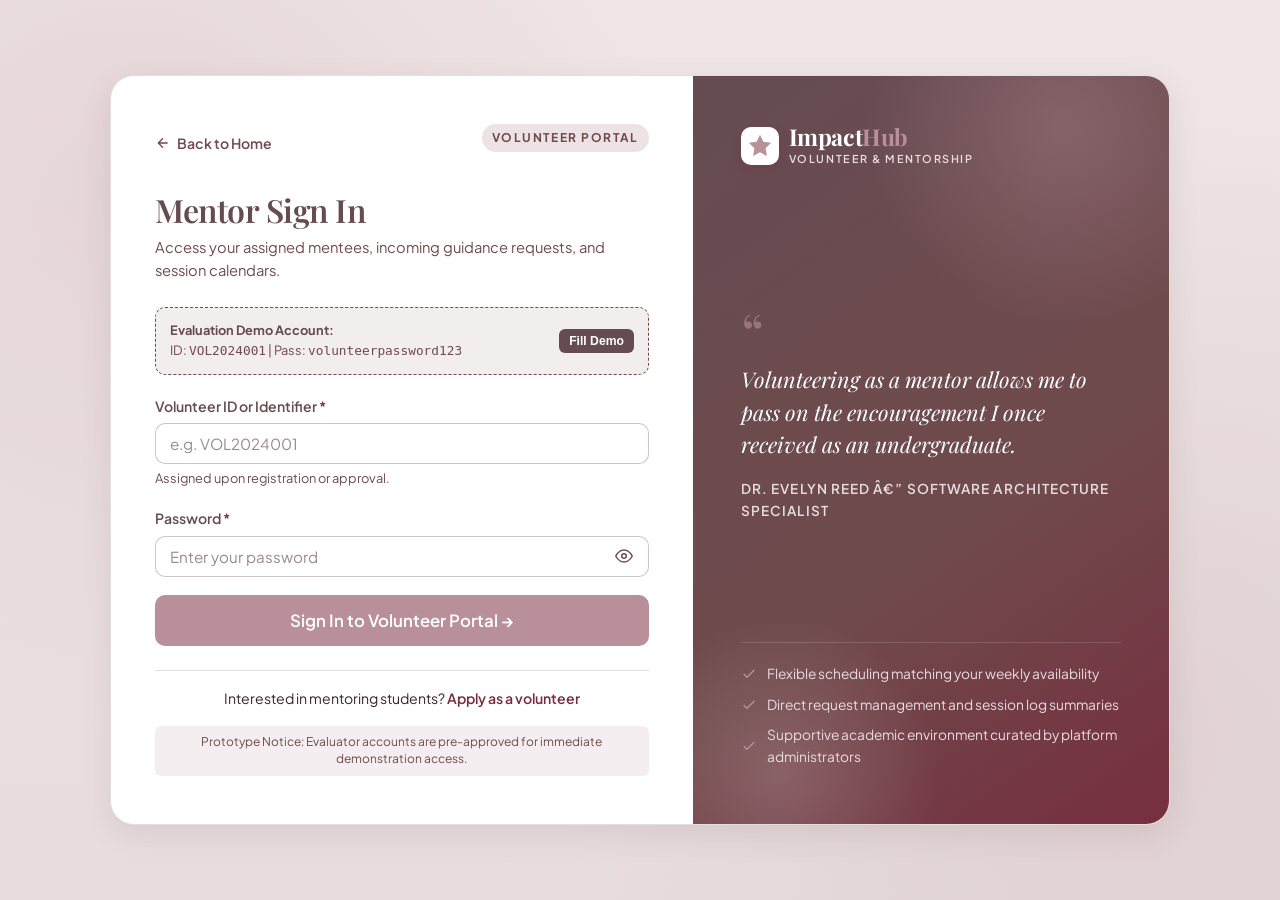
<file: volunteer-login.html>
<!DOCTYPE html>
<html lang="en">
<head>
  <meta charset="UTF-8">
  <meta name="viewport" content="width=device-width, initial-scale=1.0">
  <title>Volunteer Login - ImpactHub</title>
  <link rel="icon" type="image/svg+xml" href="assets/icons/favicon.svg">
  <link rel="stylesheet" href="css/variables.css">
  <link rel="stylesheet" href="css/global.css">
  <link rel="stylesheet" href="css/auth.css">
  <link rel="stylesheet" href="css/responsive.css">
</head>
<body>
  <div class="auth-wrapper">
    <div class="auth-card-split">
      <!-- Left Form Side -->
      <div class="auth-form-side">
        <div>
          <div class="auth-top-bar">
            <a href="index.html" class="back-link">
              <svg viewBox="0 0 24 24" fill="none" stroke="currentColor" stroke-width="2"><path d="M19 12H5M12 19l-7-7 7-7"/></svg>
              Back to Home
            </a>
            <span class="auth-role-tag tag-volunteer">Volunteer Portal</span>
          </div>

          <div class="auth-header">
            <h1 class="auth-title">Mentor Sign In</h1>
            <p class="auth-subtitle">Access your assigned mentees, incoming guidance requests, and session calendars.</p>
          </div>

          <!-- Inline Error Banner -->
          <div id="auth-alert" class="auth-alert error" role="alert">
            <svg viewBox="0 0 24 24" fill="none" stroke="currentColor" stroke-width="2"><circle cx="12" cy="12" r="10"/><line x1="12" y1="8" x2="12" y2="12"/><line x1="12" y1="16" x2="12.01" y2="16"/></svg>
            <span id="auth-alert-text">Error message</span>
          </div>

          <!-- Evaluator Demo Hint & One-Click Autofill -->
          <div class="auth-demo-hint">
            <div class="demo-hint-text">
              <strong>Evaluation Demo Account:</strong><br>
              ID: <code>VOL2024001</code> | Pass: <code>volunteerpassword123</code>
            </div>
            <button type="button" class="demo-autofill-btn" id="btn-autofill-volunteer">Fill Demo</button>
          </div>

          <!-- Login Form -->
          <form id="form-volunteer-login" class="auth-form" novalidate>
            <div class="form-group">
              <label for="volunteer-id" class="form-label">Volunteer ID or Identifier <span class="required">*</span></label>
              <input type="text" id="volunteer-id" class="form-control" placeholder="e.g. VOL2024001" required autocomplete="username">
              <div class="form-hint">Assigned upon registration or approval.</div>
            </div>

            <div class="form-group">
              <label for="volunteer-password" class="form-label">Password <span class="required">*</span></label>
              <div class="password-input-wrap">
                <input type="password" id="volunteer-password" class="form-control" placeholder="Enter your password" required autocomplete="current-password">
                <button type="button" class="password-toggle-btn" aria-label="Toggle password visibility">
                  <svg viewBox="0 0 24 24" fill="none" stroke="currentColor" stroke-width="2"><path d="M1 12s4-8 11-8 11 8 11 8-4 8-11 8-11-8-11-8z"/><circle cx="12" cy="12" r="3"/></svg>
                </button>
              </div>
            </div>

            <button type="submit" class="btn btn-secondary btn-block btn-lg" id="btn-vol-submit">
              Sign In to Volunteer Portal &rarr;
            </button>
          </form>
        </div>

        <div class="auth-footer">
          <p>Interested in mentoring students? <a href="volunteer-register.html">Apply as a volunteer</a></p>
          <div class="demo-security-notice">
            Prototype Notice: Evaluator accounts are pre-approved for immediate demonstration access.
          </div>
        </div>
      </div>

      <!-- Right Visual Side -->
      <div class="auth-visual-side">
        <div class="auth-visual-top">
          <div class="auth-visual-logo">
            <div class="brand-mark" style="background:#FFFFFF; color:var(--color-rosy-brown);">
              <svg viewBox="0 0 24 24" fill="none" stroke="currentColor" stroke-width="2">
                <polygon points="12 2 15.09 8.26 22 9.27 17 14.14 18.18 21.02 12 17.77 5.82 21.02 7 14.14 2 9.27 8.91 8.26 12 2" fill="currentColor"/>
              </svg>
            </div>
            <div class="brand-text">
              <span class="brand-name">Impact<span>Hub</span></span>
              <span class="brand-tagline">Volunteer &amp; Mentorship</span>
            </div>
          </div>
        </div>

        <div class="auth-visual-middle">
          <div class="auth-quote-mark">&ldquo;</div>
          <p class="auth-quote-text">
            Volunteering as a mentor allows me to pass on the encouragement I once received as an undergraduate.
          </p>
          <div class="auth-quote-author">Dr. Evelyn Reed â€” Software Architecture Specialist</div>
        </div>

        <div class="auth-visual-bottom">
          <ul class="auth-visual-features">
            <li>
              <svg viewBox="0 0 24 24" fill="none" stroke="currentColor" stroke-width="2"><polyline points="20 6 9 17 4 12"/></svg>
              Flexible scheduling matching your weekly availability
            </li>
            <li>
              <svg viewBox="0 0 24 24" fill="none" stroke="currentColor" stroke-width="2"><polyline points="20 6 9 17 4 12"/></svg>
              Direct request management and session log summaries
            </li>
            <li>
              <svg viewBox="0 0 24 24" fill="none" stroke="currentColor" stroke-width="2"><polyline points="20 6 9 17 4 12"/></svg>
              Supportive academic environment curated by platform administrators
            </li>
          </ul>
        </div>
      </div>
    </div>
  </div>

  <!-- Scripts -->
  <script src="js/config.js"></script>
  <script src="js/storage.js"></script>
  <script src="js/utils.js"></script>
  <script src="js/auth.js"></script>
  <script>
    document.addEventListener('DOMContentLoaded', () => {
      Utils.setupPasswordToggles();

      const form = document.getElementById('form-volunteer-login');
      const idInput = document.getElementById('volunteer-id');
      const passInput = document.getElementById('volunteer-password');
      const alertBox = document.getElementById('auth-alert');
      const alertText = document.getElementById('auth-alert-text');
      const autofillBtn = document.getElementById('btn-autofill-volunteer');

      if (autofillBtn) {
        autofillBtn.addEventListener('click', () => {
          idInput.value = CONFIG.DEMO_ACCOUNTS.VOLUNTEER.volunteerId;
          passInput.value = CONFIG.DEMO_ACCOUNTS.VOLUNTEER.password;
          alertBox.classList.remove('active');
        });
      }

      form.addEventListener('submit', (e) => {
        e.preventDefault();
        alertBox.classList.remove('active');

        try {
          AuthService.loginVolunteer(idInput.value, passInput.value);
          window.location.href = 'volunteer-dashboard.html';
        } catch (err) {
          alertText.textContent = err.message;
          alertBox.classList.add('active');
        }
      });
    });
  </script>
</body>
</html>
</file>
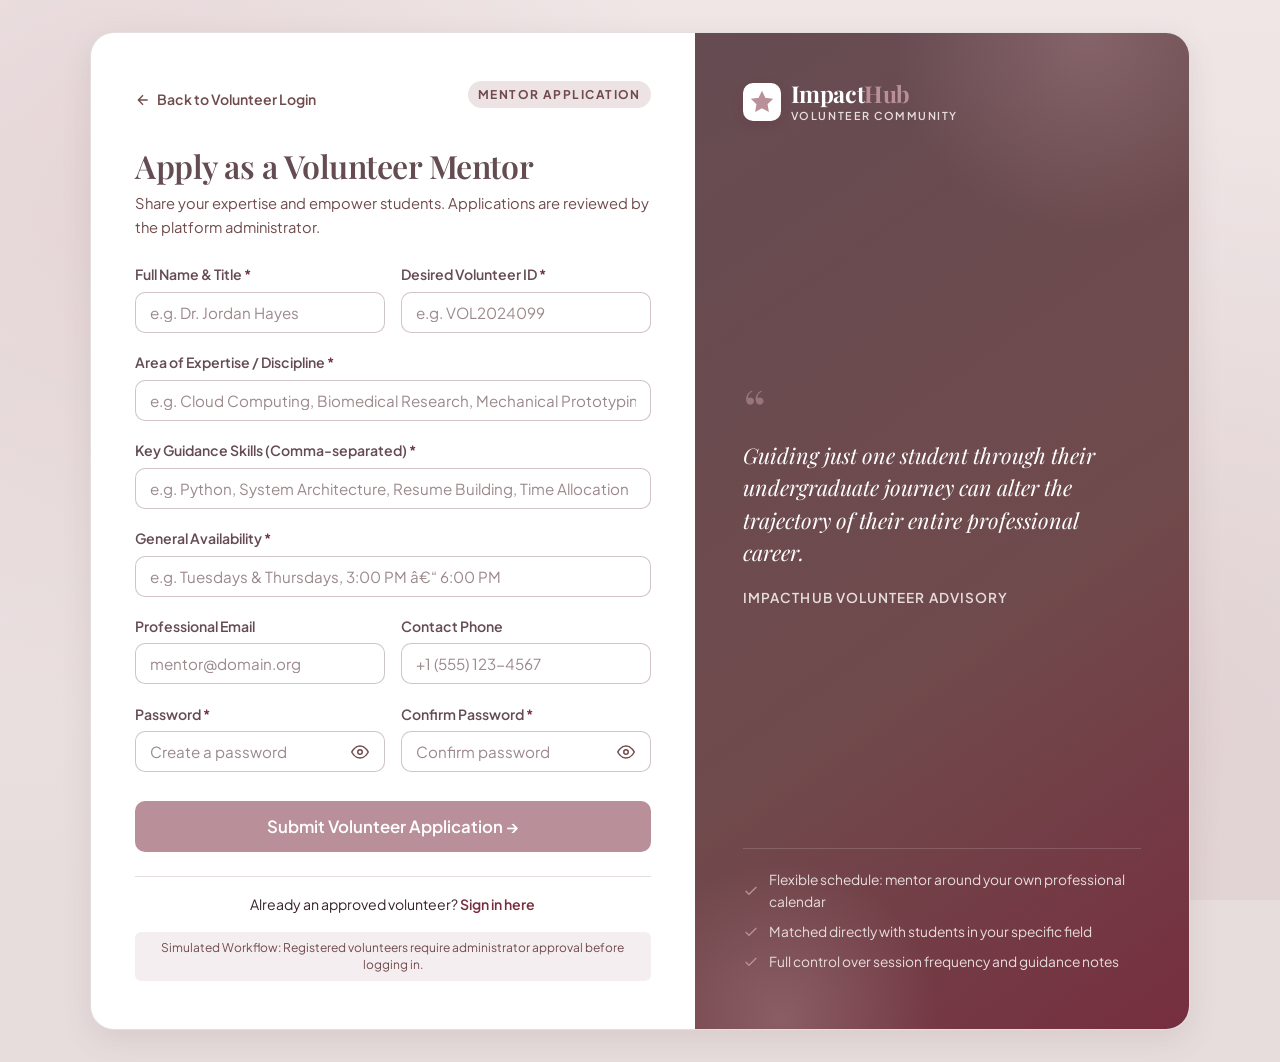
<file: volunteer-register.html>
<!DOCTYPE html>
<html lang="en">
<head>
  <meta charset="UTF-8">
  <meta name="viewport" content="width=device-width, initial-scale=1.0">
  <title>Volunteer Registration - ImpactHub</title>
  <link rel="icon" type="image/svg+xml" href="assets/icons/favicon.svg">
  <link rel="stylesheet" href="css/variables.css">
  <link rel="stylesheet" href="css/global.css">
  <link rel="stylesheet" href="css/auth.css">
  <link rel="stylesheet" href="css/responsive.css">
</head>
<body>
  <div class="auth-wrapper">
    <div class="auth-card-split" style="max-width: 1100px;">
      <!-- Left Form Side -->
      <div class="auth-form-side">
        <div>
          <div class="auth-top-bar">
            <a href="volunteer-login.html" class="back-link">
              <svg viewBox="0 0 24 24" fill="none" stroke="currentColor" stroke-width="2"><path d="M19 12H5M12 19l-7-7 7-7"/></svg>
              Back to Volunteer Login
            </a>
            <span class="auth-role-tag tag-volunteer">Mentor Application</span>
          </div>

          <div class="auth-header">
            <h1 class="auth-title">Apply as a Volunteer Mentor</h1>
            <p class="auth-subtitle">Share your expertise and empower students. Applications are reviewed by the platform administrator.</p>
          </div>

          <!-- Inline Alerts -->
          <div id="auth-alert" class="auth-alert error" role="alert">
            <svg viewBox="0 0 24 24" fill="none" stroke="currentColor" stroke-width="2"><circle cx="12" cy="12" r="10"/><line x1="12" y1="8" x2="12" y2="12"/><line x1="12" y1="16" x2="12.01" y2="16"/></svg>
            <span id="auth-alert-text">Error text</span>
          </div>

          <div id="auth-alert-success" class="auth-alert success" role="alert" style="display:none;">
            <svg viewBox="0 0 24 24" fill="none" stroke="currentColor" stroke-width="2"><path d="M22 11.08V12a10 10 0 1 1-5.93-9.14"/><polyline points="22 4 12 14.01 9 11.01"/></svg>
            <span>
              <strong>Application Submitted!</strong> Your volunteer profile is saved with <em>Pending</em> approval status. To approve it for immediate login, open the <a href="admin-login.html" style="text-decoration:underline; font-weight:700;">Admin Console</a>.
            </span>
          </div>

          <form id="form-volunteer-register" class="auth-form" novalidate>
            <div class="form-row">
              <div class="form-group">
                <label for="vol-name" class="form-label">Full Name &amp; Title <span class="required">*</span></label>
                <input type="text" id="vol-name" class="form-control" placeholder="e.g. Dr. Jordan Hayes" required>
              </div>
              <div class="form-group">
                <label for="vol-id" class="form-label">Desired Volunteer ID <span class="required">*</span></label>
                <input type="text" id="vol-id" class="form-control" placeholder="e.g. VOL2024099" required>
              </div>
            </div>

            <div class="form-group">
              <label for="vol-expertise" class="form-label">Area of Expertise / Discipline <span class="required">*</span></label>
              <input type="text" id="vol-expertise" class="form-control" placeholder="e.g. Cloud Computing, Biomedical Research, Mechanical Prototyping" required>
            </div>

            <div class="form-group">
              <label for="vol-skills" class="form-label">Key Guidance Skills (Comma-separated) <span class="required">*</span></label>
              <input type="text" id="vol-skills" class="form-control" placeholder="e.g. Python, System Architecture, Resume Building, Time Allocation" required>
            </div>

            <div class="form-group">
              <label for="vol-avail" class="form-label">General Availability <span class="required">*</span></label>
              <input type="text" id="vol-avail" class="form-control" placeholder="e.g. Tuesdays &amp; Thursdays, 3:00 PM â€“ 6:00 PM" required>
            </div>

            <div class="form-row">
              <div class="form-group">
                <label for="vol-email" class="form-label">Professional Email</label>
                <input type="email" id="vol-email" class="form-control" placeholder="mentor@domain.org">
              </div>
              <div class="form-group">
                <label for="vol-phone" class="form-label">Contact Phone</label>
                <input type="tel" id="vol-phone" class="form-control" placeholder="+1 (555) 123-4567">
              </div>
            </div>

            <div class="form-row">
              <div class="form-group">
                <label for="vol-pass" class="form-label">Password <span class="required">*</span></label>
                <div class="password-input-wrap">
                  <input type="password" id="vol-pass" class="form-control" placeholder="Create a password" required>
                  <button type="button" class="password-toggle-btn" aria-label="Toggle password visibility">
                    <svg viewBox="0 0 24 24" fill="none" stroke="currentColor" stroke-width="2"><path d="M1 12s4-8 11-8 11 8 11 8-4 8-11 8-11-8-11-8z"/><circle cx="12" cy="12" r="3"/></svg>
                  </button>
                </div>
              </div>
              <div class="form-group">
                <label for="vol-pass-confirm" class="form-label">Confirm Password <span class="required">*</span></label>
                <div class="password-input-wrap">
                  <input type="password" id="vol-pass-confirm" class="form-control" placeholder="Confirm password" required>
                  <button type="button" class="password-toggle-btn" aria-label="Toggle password visibility">
                    <svg viewBox="0 0 24 24" fill="none" stroke="currentColor" stroke-width="2"><path d="M1 12s4-8 11-8 11 8 11 8-4 8-11 8-11-8-11-8z"/><circle cx="12" cy="12" r="3"/></svg>
                  </button>
                </div>
              </div>
            </div>

            <button type="submit" class="btn btn-secondary btn-block btn-lg" style="margin-top: 10px;">
              Submit Volunteer Application &rarr;
            </button>
          </form>
        </div>

        <div class="auth-footer">
          <p>Already an approved volunteer? <a href="volunteer-login.html">Sign in here</a></p>
          <div class="demo-security-notice">
            Simulated Workflow: Registered volunteers require administrator approval before logging in.
          </div>
        </div>
      </div>

      <!-- Right Visual Side -->
      <div class="auth-visual-side">
        <div class="auth-visual-top">
          <div class="auth-visual-logo">
            <div class="brand-mark" style="background:#FFFFFF; color:var(--color-rosy-brown);">
              <svg viewBox="0 0 24 24" fill="none" stroke="currentColor" stroke-width="2">
                <polygon points="12 2 15.09 8.26 22 9.27 17 14.14 18.18 21.02 12 17.77 5.82 21.02 7 14.14 2 9.27 8.91 8.26 12 2" fill="currentColor"/>
              </svg>
            </div>
            <div class="brand-text">
              <span class="brand-name">Impact<span>Hub</span></span>
              <span class="brand-tagline">Volunteer Community</span>
            </div>
          </div>
        </div>

        <div class="auth-visual-middle">
          <div class="auth-quote-mark">&ldquo;</div>
          <p class="auth-quote-text">
            Guiding just one student through their undergraduate journey can alter the trajectory of their entire professional career.
          </p>
          <div class="auth-quote-author">ImpactHub Volunteer Advisory</div>
        </div>

        <div class="auth-visual-bottom">
          <ul class="auth-visual-features">
            <li>
              <svg viewBox="0 0 24 24" fill="none" stroke="currentColor" stroke-width="2"><polyline points="20 6 9 17 4 12"/></svg>
              Flexible schedule: mentor around your own professional calendar
            </li>
            <li>
              <svg viewBox="0 0 24 24" fill="none" stroke="currentColor" stroke-width="2"><polyline points="20 6 9 17 4 12"/></svg>
              Matched directly with students in your specific field
            </li>
            <li>
              <svg viewBox="0 0 24 24" fill="none" stroke="currentColor" stroke-width="2"><polyline points="20 6 9 17 4 12"/></svg>
              Full control over session frequency and guidance notes
            </li>
          </ul>
        </div>
      </div>
    </div>
  </div>

  <!-- Scripts -->
  <script src="js/config.js"></script>
  <script src="js/storage.js"></script>
  <script src="js/utils.js"></script>
  <script>
    document.addEventListener('DOMContentLoaded', () => {
      Utils.setupPasswordToggles();

      const form = document.getElementById('form-volunteer-register');
      const alertBox = document.getElementById('auth-alert');
      const alertText = document.getElementById('auth-alert-text');
      const successBox = document.getElementById('auth-alert-success');

      form.addEventListener('submit', (e) => {
        e.preventDefault();
        alertBox.classList.remove('active');

        const name = document.getElementById('vol-name').value.trim();
        const volId = document.getElementById('vol-id').value.trim();
        const expertise = document.getElementById('vol-expertise').value.trim();
        const skills = document.getElementById('vol-skills').value.trim();
        const avail = document.getElementById('vol-avail').value.trim();
        const email = document.getElementById('vol-email').value.trim();
        const phone = document.getElementById('vol-phone').value.trim();
        const pass = document.getElementById('vol-pass').value;
        const passConfirm = document.getElementById('vol-pass-confirm').value;

        if (!name || !volId || !expertise || !skills || !avail || !pass) {
          alertText.textContent = 'Please fill in all required fields indicated by *.';
          alertBox.classList.add('active');
          return;
        }

        if (pass.length < 4) {
          alertText.textContent = 'Password must be at least 4 characters for demonstration.';
          alertBox.classList.add('active');
          return;
        }

        if (pass !== passConfirm) {
          alertText.textContent = 'Passwords do not match.';
          alertBox.classList.add('active');
          return;
        }

        try {
          StorageService.createVolunteer({
            name,
            volunteerId: volId,
            expertise,
            skills,
            availability: avail,
            email,
            phone
          });

          form.style.display = 'none';
          successBox.style.display = 'flex';
          Utils.showToast('Application Submitted', 'Your profile is awaiting simulated admin approval.', 'info');
        } catch (err) {
          alertText.textContent = err.message;
          alertBox.classList.add('active');
        }
      });
    });
  </script>
</body>
</html>
</file>
<file: css/variables.css>
/* ==========================================================================
   IMPACTHUB - CORE CSS VARIABLES & DESIGN TOKENS
   Palette:
     Wenge: #654C52
     Rosy Brown: #B99099
     Platinum: #E8DDDD
     Liver: #704A4C
     Puce Red: #762E3F
   ========================================================================== */

@import url('https://fonts.googleapis.com/css2?family=Playfair+Display:ital,wght@0,500;0,600;0,700;1,400&family=Plus+Jakarta+Sans:wght@300;400;500;600;700&display=swap');

:root {
  /* Exact Specified Brand Palette */
  --color-wenge: #654C52;
  --color-rosy-brown: #B99099;
  --color-platinum: #E8DDDD;
  --color-liver: #704A4C;
  --color-puce-red: #762E3F;

  /* Tonal Derivatives & Applied Design Tokens */
  --bg-main: #E8DDDD;
  --bg-surface: #FAF6F6;
  --bg-surface-elevated: #FFFFFF;
  --bg-surface-soft: #F2EAEA;
  --bg-sidebar: #654C52;
  --bg-sidebar-hover: #553E44;
  --bg-sidebar-active: #762E3F;
  --bg-card-accent: #F4EBEB;

  /* Text & Contrast Tokens */
  --text-primary: #382428;
  --text-heading: #654C52;
  --text-muted: #704A4C;
  --text-light: #E8DDDD;
  --text-on-dark: #FFFFFF;
  --text-on-puce: #FFFFFF;
  --text-on-rosy: #3D252A;

  /* Borders & Dividers */
  --border-subtle: rgba(112, 74, 76, 0.18);
  --border-medium: rgba(112, 74, 76, 0.32);
  --border-strong: #704A4C;
  --border-accent: #B99099;
  --border-focus: #762E3F;

  /* Semantic Status Tokens (Styled within the brand palette) */
  --status-pending-bg: #F5EAEB;
  --status-pending-text: #704A4C;
  --status-pending-border: #B99099;

  --status-approved-bg: #EAE6DF;
  --status-approved-text: #2E5C3D;
  --status-approved-border: #A3C9A8;

  --status-active-bg: #EBF3ED;
  --status-active-text: #1E6B3A;
  --status-active-border: #9FD3B2;

  --status-scheduled-bg: #F4E8EC;
  --status-scheduled-text: #762E3F;
  --status-scheduled-border: #D8A4B0;

  --status-completed-bg: #EBF3ED;
  --status-completed-text: #206236;
  --status-completed-border: #9FD3B2;

  --status-cancelled-bg: #FCECEE;
  --status-cancelled-text: #8E2332;
  --status-cancelled-border: #E8B4BA;

  --status-declined-bg: #F9EAEA;
  --status-declined-text: #8E2332;
  --status-declined-border: #E8B4BA;

  --status-inactive-bg: #E4DDDD;
  --status-inactive-text: #6B5D60;
  --status-inactive-border: #B8B0B0;

  /* Typography */
  --font-serif: 'Playfair Display', Georgia, 'Times New Roman', serif;
  --font-sans: 'Plus Jakarta Sans', -apple-system, BlinkMacSystemFont, 'Segoe UI', Roboto, Helvetica, Arial, sans-serif;

  /* Spacing Scale */
  --space-2xs: 4px;
  --space-xs: 8px;
  --space-sm: 12px;
  --space-md: 16px;
  --space-lg: 24px;
  --space-xl: 32px;
  --space-2xl: 48px;
  --space-3xl: 64px;

  /* Border Radii */
  --radius-sm: 6px;
  --radius-md: 10px;
  --radius-lg: 16px;
  --radius-xl: 24px;
  --radius-full: 9999px;

  /* Shadows */
  --shadow-subtle: 0 2px 8px rgba(101, 76, 82, 0.06);
  --shadow-card: 0 4px 16px rgba(101, 76, 82, 0.08);
  --shadow-elevated: 0 10px 30px rgba(101, 76, 82, 0.12);
  --shadow-dropdown: 0 12px 36px rgba(101, 76, 82, 0.16);

  /* Transitions */
  --transition-fast: 0.15s ease;
  --transition-normal: 0.25s ease;
  --transition-slow: 0.4s ease;
}

@media (prefers-reduced-motion: reduce) {
  * {
    animation-duration: 0.01ms !important;
    animation-iteration-count: 1 !important;
    transition-duration: 0.01ms !important;
    scroll-behavior: auto !important;
  }
}
</file>
<file: css/global.css>
/* ==========================================================================
   IMPACTHUB - GLOBAL & FOUNDATIONAL STYLES
   ========================================================================== */

*, *::before, *::after {
  box-sizing: border-box;
  margin: 0;
  padding: 0;
}

html {
  font-size: 16px;
  scroll-behavior: smooth;
  -webkit-text-size-adjust: 100%;
}

body {
  font-family: var(--font-sans);
  color: var(--text-primary);
  background-color: var(--bg-main);
  background-image: 
    radial-gradient(circle at 10% 20%, rgba(185, 144, 153, 0.18) 0%, transparent 40%),
    radial-gradient(circle at 90% 80%, rgba(118, 46, 63, 0.08) 0%, transparent 45%),
    linear-gradient(180deg, #F0E6E6 0%, #E8DDDD 100%);
  background-attachment: fixed;
  min-height: 100vh;
  line-height: 1.6;
  -webkit-font-smoothing: antialiased;
  -moz-osx-font-smoothing: grayscale;
}

/* Accessible Skip Link */
.skip-link {
  position: absolute;
  top: -40px;
  left: 10px;
  background: var(--color-puce-red);
  color: #fff;
  padding: 8px 16px;
  z-index: 9999;
  border-radius: var(--radius-sm);
  text-decoration: none;
  font-weight: 600;
  transition: top var(--transition-fast);
}
.skip-link:focus {
  top: 10px;
  outline: 3px solid #fff;
}

/* Custom Scrollbar */
::-webkit-scrollbar {
  width: 8px;
  height: 8px;
}
::-webkit-scrollbar-track {
  background: rgba(185, 144, 153, 0.15);
}
::-webkit-scrollbar-thumb {
  background: var(--color-rosy-brown);
  border-radius: 4px;
}
::-webkit-scrollbar-thumb:hover {
  background: var(--color-liver);
}

/* Typography Defaults */
h1, h2, h3, h4, h5, h6 {
  font-family: var(--font-serif);
  color: var(--text-heading);
  line-height: 1.25;
  font-weight: 600;
  letter-spacing: -0.015em;
}

h1 { font-size: 2.25rem; }
h2 { font-size: 1.85rem; }
h3 { font-size: 1.45rem; }
h4 { font-size: 1.2rem; }
h5 { font-size: 1.05rem; }
h6 { font-size: 0.95rem; }

p {
  margin-bottom: 0.85rem;
  color: var(--text-primary);
}
p:last-child {
  margin-bottom: 0;
}

a {
  color: var(--color-puce-red);
  text-decoration: none;
  transition: color var(--transition-fast);
}
a:hover {
  color: #551D2A;
  text-decoration: underline;
}

/* Logo & Brand Identity */
.brand-logo {
  display: inline-flex;
  align-items: center;
  gap: 12px;
  text-decoration: none;
  color: var(--color-wenge);
}
.brand-logo:hover {
  text-decoration: none;
}
.brand-mark {
  width: 38px;
  height: 38px;
  border-radius: var(--radius-md);
  background: linear-gradient(135deg, var(--color-puce-red) 0%, var(--color-wenge) 100%);
  display: flex;
  align-items: center;
  justify-content: center;
  color: #fff;
  box-shadow: 0 4px 10px rgba(118, 46, 63, 0.28);
  flex-shrink: 0;
}
.brand-mark svg {
  width: 22px;
  height: 22px;
  fill: currentColor;
}
.brand-text {
  display: flex;
  flex-direction: column;
}
.brand-name {
  font-family: var(--font-serif);
  font-size: 1.45rem;
  font-weight: 700;
  color: var(--color-wenge);
  letter-spacing: -0.02em;
  line-height: 1.1;
}
.brand-name span {
  color: var(--color-puce-red);
}
.brand-tagline {
  font-size: 0.68rem;
  text-transform: uppercase;
  letter-spacing: 0.14em;
  color: var(--color-liver);
  font-weight: 600;
}

/* Buttons */
.btn {
  display: inline-flex;
  align-items: center;
  justify-content: center;
  gap: 8px;
  padding: 10px 20px;
  font-family: var(--font-sans);
  font-size: 0.95rem;
  font-weight: 600;
  border-radius: var(--radius-md);
  border: 1px solid transparent;
  cursor: pointer;
  transition: all var(--transition-fast);
  text-decoration: none;
  white-space: nowrap;
  line-height: 1.4;
}
.btn:focus-visible {
  outline: 3px solid var(--color-puce-red);
  outline-offset: 2px;
}

.btn-primary {
  background-color: var(--color-puce-red);
  color: var(--text-on-puce);
  box-shadow: 0 4px 12px rgba(118, 46, 63, 0.25);
}
.btn-primary:hover {
  background-color: #5D2330;
  color: #fff;
  text-decoration: none;
  transform: translateY(-1px);
  box-shadow: 0 6px 16px rgba(118, 46, 63, 0.32);
}

.btn-secondary {
  background-color: var(--color-rosy-brown);
  color: #fff;
}
.btn-secondary:hover {
  background-color: #A37A84;
  color: #fff;
  text-decoration: none;
  transform: translateY(-1px);
}

.btn-outline {
  background-color: transparent;
  border-color: var(--color-liver);
  color: var(--color-liver);
}
.btn-outline:hover {
  background-color: rgba(112, 74, 76, 0.08);
  border-color: var(--color-wenge);
  color: var(--color-wenge);
  text-decoration: none;
}

.btn-outline-white {
  background-color: transparent;
  border-color: rgba(255, 255, 255, 0.4);
  color: #ffffff;
}
.btn-outline-white:hover {
  background-color: rgba(255, 255, 255, 0.12);
  border-color: #ffffff;
  color: #ffffff;
  text-decoration: none;
}

.btn-soft {
  background-color: rgba(185, 144, 153, 0.2);
  color: var(--color-liver);
}
.btn-soft:hover {
  background-color: rgba(185, 144, 153, 0.35);
  color: var(--color-wenge);
  text-decoration: none;
}

.btn-danger {
  background-color: #8E2332;
  color: #fff;
}
.btn-danger:hover {
  background-color: #721A26;
  color: #fff;
}

.btn-sm {
  padding: 6px 12px;
  font-size: 0.85rem;
  border-radius: var(--radius-sm);
}
.btn-lg {
  padding: 13px 26px;
  font-size: 1.05rem;
  border-radius: var(--radius-md);
}
.btn-block {
  width: 100%;
}
.btn svg {
  width: 17px;
  height: 17px;
  flex-shrink: 0;
}

/* Forms & Inputs */
.form-group {
  margin-bottom: 1.15rem;
}
.form-label {
  display: block;
  font-size: 0.88rem;
  font-weight: 600;
  color: var(--text-heading);
  margin-bottom: 6px;
}
.form-label .required {
  color: var(--color-puce-red);
}
.form-control {
  width: 100%;
  padding: 10px 14px;
  font-family: var(--font-sans);
  font-size: 0.95rem;
  color: var(--text-primary);
  background-color: #FFFFFF;
  border: 1.5px solid var(--border-medium);
  border-radius: var(--radius-md);
  transition: all var(--transition-fast);
}
.form-control:focus {
  outline: none;
  border-color: var(--color-puce-red);
  box-shadow: 0 0 0 3px rgba(118, 46, 63, 0.15);
}
.form-control::placeholder {
  color: #9C898C;
}
select.form-control {
  appearance: none;
  background-image: url("data:image/svg+xml,%3Csvg xmlns='http://www.w3.org/2000/svg' width='16' height='16' viewBox='0 0 24 24' fill='none' stroke='%23704A4C' stroke-width='2' stroke-linecap='round' stroke-linejoin='round'%3E%3Cpath d='m6 9 6 6 6-6'/%3E%3C/svg%3E");
  background-repeat: no-repeat;
  background-position: right 14px center;
  background-size: 16px;
  padding-right: 40px;
}
textarea.form-control {
  resize: vertical;
  min-height: 90px;
}
.form-hint {
  font-size: 0.8rem;
  color: var(--color-liver);
  margin-top: 4px;
}
.form-error {
  font-size: 0.82rem;
  color: #8E2332;
  margin-top: 4px;
  display: none;
  font-weight: 500;
}
.form-error.active {
  display: block;
}

/* Password with toggle button */
.password-input-wrap {
  position: relative;
  display: flex;
  align-items: center;
}
.password-input-wrap .form-control {
  padding-right: 44px;
}
.password-toggle-btn {
  position: absolute;
  right: 10px;
  background: none;
  border: none;
  cursor: pointer;
  color: var(--color-liver);
  padding: 6px;
  border-radius: var(--radius-sm);
  display: flex;
  align-items: center;
  justify-content: center;
}
.password-toggle-btn:hover {
  color: var(--color-puce-red);
}
.password-toggle-btn svg {
  width: 18px;
  height: 18px;
}

/* Status Pills */
.status-pill {
  display: inline-flex;
  align-items: center;
  gap: 6px;
  padding: 3px 10px;
  border-radius: var(--radius-full);
  font-size: 0.78rem;
  font-weight: 700;
  text-transform: capitalize;
  letter-spacing: 0.02em;
  border: 1px solid transparent;
  white-space: nowrap;
}
.status-pill::before {
  content: '';
  width: 6px;
  height: 6px;
  border-radius: 50%;
  background-color: currentColor;
}
.status-pill.status-pending {
  background: var(--status-pending-bg);
  color: var(--status-pending-text);
  border-color: var(--status-pending-border);
}
.status-pill.status-approved,
.status-pill.status-active,
.status-pill.status-completed {
  background: var(--status-active-bg);
  color: var(--status-active-text);
  border-color: var(--status-active-border);
}
.status-pill.status-scheduled,
.status-pill.status-accepted {
  background: var(--status-scheduled-bg);
  color: var(--status-scheduled-text);
  border-color: var(--status-scheduled-border);
}
.status-pill.status-cancelled,
.status-pill.status-declined,
.status-pill.status-rejected {
  background: var(--status-cancelled-bg);
  color: var(--status-cancelled-text);
  border-color: var(--status-cancelled-border);
}
.status-pill.status-inactive {
  background: var(--status-inactive-bg);
  color: var(--status-inactive-text);
  border-color: var(--status-inactive-border);
}

/* Cards */
.card {
  background-color: var(--bg-surface);
  border: 1px solid var(--border-subtle);
  border-radius: var(--radius-lg);
  box-shadow: var(--shadow-subtle);
  transition: transform var(--transition-normal), box-shadow var(--transition-normal);
  overflow: hidden;
}
.card:hover {
  box-shadow: var(--shadow-card);
}
.card-header {
  padding: 18px 24px;
  border-bottom: 1px solid var(--border-subtle);
  display: flex;
  align-items: center;
  justify-content: space-between;
  background-color: #FAF5F6;
}
.card-title {
  font-family: var(--font-serif);
  font-size: 1.15rem;
  color: var(--color-wenge);
  margin: 0;
  display: flex;
  align-items: center;
  gap: 10px;
}
.card-body {
  padding: 24px;
}
.card-footer {
  padding: 16px 24px;
  border-top: 1px solid var(--border-subtle);
  background-color: #F8F1F2;
  display: flex;
  align-items: center;
  justify-content: flex-end;
  gap: 12px;
}

/* Tables */
.table-responsive {
  width: 100%;
  overflow-x: auto;
  border-radius: var(--radius-md);
  border: 1px solid var(--border-subtle);
  background: #FFF;
}
.data-table {
  width: 100%;
  border-collapse: collapse;
  text-align: left;
  font-size: 0.9rem;
}
.data-table th {
  background-color: #F4ECEE;
  color: var(--color-wenge);
  font-family: var(--font-sans);
  font-weight: 700;
  font-size: 0.8rem;
  text-transform: uppercase;
  letter-spacing: 0.05em;
  padding: 13px 18px;
  border-bottom: 2px solid var(--border-subtle);
  white-space: nowrap;
}
.data-table td {
  padding: 14px 18px;
  border-bottom: 1px solid rgba(112, 74, 76, 0.08);
  color: var(--text-primary);
  vertical-align: middle;
}
.data-table tr:last-child td {
  border-bottom: none;
}
.data-table tbody tr:hover {
  background-color: #FDF9FA;
}

/* Modals */
.modal-backdrop {
  position: fixed;
  inset: 0;
  background: rgba(56, 36, 40, 0.58);
  backdrop-filter: blur(4px);
  display: none;
  align-items: center;
  justify-content: center;
  z-index: 1000;
  padding: 20px;
  opacity: 0;
  transition: opacity var(--transition-normal);
}
.modal-backdrop.open {
  display: flex;
  opacity: 1;
}
.modal-card {
  background: #FFFFFF;
  border-radius: var(--radius-xl);
  border: 1px solid var(--border-medium);
  box-shadow: var(--shadow-dropdown);
  width: 100%;
  max-width: 580px;
  max-height: 90vh;
  display: flex;
  flex-direction: column;
  transform: translateY(20px);
  transition: transform var(--transition-normal);
  overflow: hidden;
}
.modal-backdrop.open .modal-card {
  transform: translateY(0);
}
.modal-card.modal-lg {
  max-width: 760px;
}
.modal-card.modal-sm {
  max-width: 440px;
}
.modal-header {
  padding: 20px 26px;
  background: #FAF4F5;
  border-bottom: 1px solid var(--border-subtle);
  display: flex;
  align-items: center;
  justify-content: space-between;
}
.modal-header h3 {
  font-family: var(--font-serif);
  font-size: 1.3rem;
  color: var(--color-wenge);
}
.modal-close-btn {
  background: none;
  border: none;
  color: var(--color-liver);
  cursor: pointer;
  padding: 6px;
  border-radius: var(--radius-sm);
  display: flex;
  align-items: center;
  justify-content: center;
}
.modal-close-btn:hover {
  color: var(--color-puce-red);
  background-color: rgba(118, 46, 63, 0.08);
}
.modal-close-btn svg {
  width: 20px;
  height: 20px;
}
.modal-body {
  padding: 24px 26px;
  overflow-y: auto;
}
.modal-footer {
  padding: 16px 26px;
  background: #FAF4F5;
  border-top: 1px solid var(--border-subtle);
  display: flex;
  align-items: center;
  justify-content: flex-end;
  gap: 12px;
}

/* Toast System */
.toast-container {
  position: fixed;
  top: 24px;
  right: 24px;
  z-index: 9999;
  display: flex;
  flex-direction: column;
  gap: 10px;
  max-width: 380px;
  width: calc(100% - 48px);
  pointer-events: none;
}
.toast {
  pointer-events: auto;
  background: #FFFFFF;
  border: 1px solid var(--border-medium);
  border-left: 5px solid var(--color-puce-red);
  border-radius: var(--radius-md);
  box-shadow: var(--shadow-dropdown);
  padding: 14px 18px;
  display: flex;
  align-items: flex-start;
  gap: 12px;
  transform: translateX(120%);
  transition: transform var(--transition-normal), opacity var(--transition-normal);
  opacity: 0;
}
.toast.show {
  transform: translateX(0);
  opacity: 1;
}
.toast-icon {
  flex-shrink: 0;
  width: 22px;
  height: 22px;
  color: var(--color-puce-red);
  margin-top: 2px;
}
.toast-icon.success { color: #1E6B3A; }
.toast-icon.info { color: var(--color-liver); }
.toast-icon.warning { color: #A6631E; }
.toast-icon.danger { color: #8E2332; }

.toast.toast-success { border-left-color: #2E7D32; }
.toast.toast-info { border-left-color: var(--color-liver); }
.toast.toast-warning { border-left-color: #D97706; }
.toast.toast-danger { border-left-color: #8E2332; }

.toast-content {
  flex: 1;
}
.toast-title {
  font-weight: 700;
  font-size: 0.9rem;
  color: var(--color-wenge);
  margin-bottom: 2px;
}
.toast-message {
  font-size: 0.83rem;
  color: var(--text-primary);
  line-height: 1.4;
}
.toast-close {
  background: none;
  border: none;
  color: var(--color-liver);
  cursor: pointer;
  padding: 2px;
}

/* Empty States */
.empty-state {
  text-align: center;
  padding: 48px 24px;
}
.empty-state-icon {
  width: 64px;
  height: 64px;
  margin: 0 auto 16px;
  border-radius: 50%;
  background: rgba(185, 144, 153, 0.2);
  display: flex;
  align-items: center;
  justify-content: center;
  color: var(--color-liver);
}
.empty-state-icon svg {
  width: 32px;
  height: 32px;
}
.empty-state h4 {
  font-family: var(--font-serif);
  font-size: 1.25rem;
  color: var(--color-wenge);
  margin-bottom: 6px;
}
.empty-state p {
  color: var(--color-liver);
  max-width: 420px;
  margin: 0 auto 18px;
  font-size: 0.92rem;
}

/* Helper Utilities */
.text-center { text-align: center; }
.text-right { text-align: right; }
.text-muted { color: var(--color-liver); }
.text-puce { color: var(--color-puce-red); }
.text-wenge { color: var(--color-wenge); }
.font-serif { font-family: var(--font-serif); }
.font-bold { font-weight: 700; }
.flex { display: flex; }
.flex-between { display: flex; align-items: center; justify-content: space-between; }
.gap-sm { gap: 8px; }
.gap-md { gap: 16px; }
.mt-sm { margin-top: 8px; }
.mt-md { margin-top: 16px; }
.mt-lg { margin-top: 24px; }
.mb-md { margin-bottom: 16px; }
.mb-lg { margin-bottom: 24px; }
.sr-only {
  position: absolute;
  width: 1px;
  height: 1px;
  padding: 0;
  margin: -1px;
  overflow: hidden;
  clip: rect(0, 0, 0, 0);
  white-space: nowrap;
  border: 0;
}
</file>
<file: css/landing.css>
/* ==========================================================================
   IMPACTHUB - LANDING PAGE STYLES
   ========================================================================== */

/* Navigation Header */
.landing-nav {
  position: sticky;
  top: 0;
  z-index: 100;
  background: rgba(232, 221, 221, 0.88);
  backdrop-filter: blur(12px);
  -webkit-backdrop-filter: blur(12px);
  border-bottom: 1px solid var(--border-subtle);
  padding: 16px 0;
}
.landing-container {
  max-width: 1200px;
  margin: 0 auto;
  padding: 0 24px;
}
.landing-nav-inner {
  display: flex;
  align-items: center;
  justify-content: space-between;
}
.landing-nav-links {
  display: flex;
  align-items: center;
  gap: 28px;
  list-style: none;
}
.landing-nav-links a {
  color: var(--color-wenge);
  font-weight: 500;
  font-size: 0.95rem;
  transition: color var(--transition-fast);
}
.landing-nav-links a:hover {
  color: var(--color-puce-red);
  text-decoration: none;
}

/* Hero Section */
.hero-section {
  padding: 80px 0 60px;
  position: relative;
  overflow: hidden;
}
.hero-grid {
  display: grid;
  grid-template-columns: 1.15fr 0.85fr;
  gap: 48px;
  align-items: center;
}
.hero-badge {
  display: inline-flex;
  align-items: center;
  gap: 8px;
  background: rgba(185, 144, 153, 0.25);
  border: 1px solid var(--border-accent);
  padding: 6px 14px;
  border-radius: var(--radius-full);
  font-size: 0.85rem;
  font-weight: 600;
  color: var(--color-puce-red);
  margin-bottom: 20px;
}
.hero-badge svg {
  width: 16px;
  height: 16px;
}
.hero-title {
  font-family: var(--font-serif);
  font-size: 3.2rem;
  line-height: 1.15;
  color: var(--color-wenge);
  margin-bottom: 20px;
  letter-spacing: -0.02em;
}
.hero-title span {
  color: var(--color-puce-red);
  font-style: italic;
}
.hero-description {
  font-size: 1.12rem;
  color: var(--color-liver);
  line-height: 1.7;
  margin-bottom: 32px;
  max-width: 580px;
}
.hero-actions {
  display: flex;
  align-items: center;
  gap: 16px;
  flex-wrap: wrap;
}

/* Hero Visual / Editorial Showcase */
.hero-visual {
  position: relative;
}
.hero-visual-card {
  background: #FFFFFF;
  border-radius: var(--radius-xl);
  border: 1px solid var(--border-subtle);
  box-shadow: var(--shadow-elevated);
  padding: 32px;
  position: relative;
}
.hero-quote-mark {
  font-family: var(--font-serif);
  font-size: 4rem;
  color: var(--color-rosy-brown);
  opacity: 0.35;
  line-height: 0.7;
  margin-bottom: 12px;
}
.hero-mission-statement {
  font-family: var(--font-serif);
  font-size: 1.25rem;
  line-height: 1.6;
  color: var(--color-wenge);
  margin-bottom: 24px;
  font-style: italic;
}
.hero-visual-meta {
  display: flex;
  align-items: center;
  gap: 14px;
  border-top: 1px solid var(--border-subtle);
  padding-top: 18px;
}
.hero-avatar-stack {
  display: flex;
}
.hero-avatar-circle {
  width: 38px;
  height: 38px;
  border-radius: 50%;
  border: 2px solid #FFFFFF;
  background: var(--color-rosy-brown);
  display: flex;
  align-items: center;
  justify-content: center;
  font-weight: 700;
  font-size: 0.75rem;
  color: #FFFFFF;
  margin-left: -10px;
}
.hero-avatar-circle:first-child {
  margin-left: 0;
  background: var(--color-puce-red);
}
.hero-avatar-circle:last-child {
  background: var(--color-wenge);
}

/* Impact Stats Bar */
.impact-stats-bar {
  background: #FFFFFF;
  border: 1px solid var(--border-subtle);
  border-radius: var(--radius-xl);
  padding: 32px 40px;
  box-shadow: var(--shadow-card);
  margin: -20px auto 70px;
  position: relative;
  z-index: 10;
}
.stats-grid {
  display: grid;
  grid-template-columns: repeat(4, 1fr);
  gap: 24px;
  text-align: center;
}
.stat-item {
  border-right: 1px solid var(--border-subtle);
  padding: 0 16px;
}
.stat-item:last-child {
  border-right: none;
}
.stat-number {
  font-family: var(--font-serif);
  font-size: 2.5rem;
  font-weight: 700;
  color: var(--color-puce-red);
  line-height: 1.1;
  margin-bottom: 6px;
}
.stat-label {
  font-size: 0.88rem;
  font-weight: 600;
  color: var(--color-liver);
  text-transform: uppercase;
  letter-spacing: 0.05em;
}

/* Portals Section */
.portals-section {
  padding: 70px 0;
}
.section-header {
  text-align: center;
  max-width: 680px;
  margin: 0 auto 52px;
}
.section-tag {
  display: inline-block;
  font-size: 0.8rem;
  font-weight: 700;
  text-transform: uppercase;
  letter-spacing: 0.12em;
  color: var(--color-puce-red);
  margin-bottom: 8px;
}
.section-title {
  font-family: var(--font-serif);
  font-size: 2.35rem;
  color: var(--color-wenge);
  margin-bottom: 14px;
}
.section-subtitle {
  color: var(--color-liver);
  font-size: 1.05rem;
}

.portals-grid {
  display: grid;
  grid-template-columns: repeat(3, 1fr);
  gap: 32px;
}
.portal-card {
  background: #FFFFFF;
  border-radius: var(--radius-xl);
  border: 1px solid var(--border-subtle);
  box-shadow: var(--shadow-card);
  padding: 36px 30px;
  display: flex;
  flex-direction: column;
  transition: transform var(--transition-normal), box-shadow var(--transition-normal), border-color var(--transition-normal);
  position: relative;
  overflow: hidden;
}
.portal-card::before {
  content: '';
  position: absolute;
  top: 0;
  left: 0;
  right: 0;
  height: 5px;
  background: var(--color-rosy-brown);
  transition: background var(--transition-fast);
}
.portal-card.card-student::before {
  background: var(--color-puce-red);
}
.portal-card.card-volunteer::before {
  background: var(--color-rosy-brown);
}
.portal-card.card-admin::before {
  background: var(--color-wenge);
}

.portal-card:hover {
  transform: translateY(-6px);
  box-shadow: var(--shadow-elevated);
  border-color: var(--border-accent);
}

.portal-icon {
  width: 58px;
  height: 58px;
  border-radius: var(--radius-lg);
  display: flex;
  align-items: center;
  justify-content: center;
  margin-bottom: 22px;
  color: #FFFFFF;
}
.card-student .portal-icon {
  background: linear-gradient(135deg, var(--color-puce-red), #9E3E54);
}
.card-volunteer .portal-icon {
  background: linear-gradient(135deg, var(--color-rosy-brown), var(--color-liver));
}
.card-admin .portal-icon {
  background: linear-gradient(135deg, var(--color-wenge), #473237);
}
.portal-icon svg {
  width: 28px;
  height: 28px;
}

.portal-title {
  font-family: var(--font-serif);
  font-size: 1.5rem;
  color: var(--color-wenge);
  margin-bottom: 12px;
}
.portal-desc {
  color: var(--color-liver);
  font-size: 0.95rem;
  line-height: 1.6;
  margin-bottom: 24px;
  flex-grow: 1;
}
.portal-features {
  list-style: none;
  margin-bottom: 28px;
  border-top: 1px solid var(--border-subtle);
  padding-top: 16px;
}
.portal-features li {
  font-size: 0.88rem;
  color: var(--text-primary);
  display: flex;
  align-items: center;
  gap: 10px;
  margin-bottom: 8px;
}
.portal-features li svg {
  width: 15px;
  height: 15px;
  color: var(--color-puce-red);
  flex-shrink: 0;
}
.portal-btn-group {
  display: flex;
  flex-direction: column;
  gap: 10px;
}

/* How It Works Section */
.how-it-works-section {
  padding: 70px 0;
  background: rgba(185, 144, 153, 0.12);
  border-top: 1px solid var(--border-subtle);
  border-bottom: 1px solid var(--border-subtle);
}
.steps-grid {
  display: grid;
  grid-template-columns: repeat(3, 1fr);
  gap: 32px;
}
.step-card {
  background: #FFFFFF;
  border-radius: var(--radius-lg);
  border: 1px solid var(--border-subtle);
  padding: 32px 26px;
  position: relative;
}
.step-number {
  position: absolute;
  top: -16px;
  left: 26px;
  width: 36px;
  height: 36px;
  border-radius: 50%;
  background: var(--color-puce-red);
  color: #fff;
  font-family: var(--font-serif);
  font-weight: 700;
  display: flex;
  align-items: center;
  justify-content: center;
  font-size: 1.1rem;
  box-shadow: 0 4px 10px rgba(118, 46, 63, 0.3);
}
.step-card h3 {
  margin-top: 10px;
  margin-bottom: 12px;
  font-size: 1.3rem;
  color: var(--color-wenge);
}
.step-card p {
  color: var(--color-liver);
  font-size: 0.92rem;
  line-height: 1.6;
}

/* Demo Quick Access Callout */
.demo-banner {
  background: linear-gradient(135deg, var(--color-wenge) 0%, #4D353A 100%);
  border-radius: var(--radius-xl);
  padding: 36px 40px;
  color: #FFFFFF;
  margin: 70px 0;
  display: flex;
  align-items: center;
  justify-content: space-between;
  gap: 32px;
}
.demo-banner-content h3 {
  color: #FFFFFF;
  font-family: var(--font-serif);
  font-size: 1.6rem;
  margin-bottom: 8px;
}
.demo-banner-content p {
  color: #E8DDDD;
  font-size: 0.95rem;
  max-width: 600px;
}
.demo-banner-creds {
  display: flex;
  gap: 12px;
  flex-wrap: wrap;
}
.cred-badge {
  background: rgba(255, 255, 255, 0.12);
  border: 1px solid rgba(255, 255, 255, 0.2);
  border-radius: var(--radius-md);
  padding: 10px 14px;
  font-size: 0.82rem;
}
.cred-badge strong {
  display: block;
  color: var(--color-rosy-brown);
  text-transform: uppercase;
  font-size: 0.72rem;
  letter-spacing: 0.08em;
  margin-bottom: 2px;
}

/* Footer */
.landing-footer {
  background: var(--color-wenge);
  color: #E8DDDD;
  padding: 60px 0 30px;
}
.footer-grid {
  display: grid;
  grid-template-columns: 1.5fr 1fr 1fr 1fr;
  gap: 40px;
  margin-bottom: 48px;
}
.footer-col h4 {
  color: #FFFFFF;
  font-size: 1.05rem;
  margin-bottom: 18px;
  font-family: var(--font-sans);
  font-weight: 700;
  text-transform: uppercase;
  letter-spacing: 0.05em;
}
.footer-col ul {
  list-style: none;
}
.footer-col ul li {
  margin-bottom: 10px;
}
.footer-col ul a {
  color: #E8DDDD;
  font-size: 0.92rem;
  opacity: 0.85;
}
.footer-col ul a:hover {
  color: #FFFFFF;
  opacity: 1;
}
.footer-bottom {
  border-top: 1px solid rgba(232, 221, 221, 0.15);
  padding-top: 24px;
  display: flex;
  align-items: center;
  justify-content: space-between;
  font-size: 0.85rem;
  color: rgba(232, 221, 221, 0.7);
}
</file>
<file: css/responsive.css>
/* ==========================================================================
   IMPACTHUB - RESPONSIVE & ADAPTIVE LAYOUT MEDIA QUERIES
   ========================================================================== */

/* Large Tablets & Small Laptops (max-width: 1024px) */
@media (max-width: 1024px) {
  .hero-grid {
    grid-template-columns: 1fr;
    gap: 40px;
  }
  .hero-title {
    font-size: 2.7rem;
  }
  .stats-grid {
    grid-template-columns: repeat(2, 1fr);
    row-gap: 24px;
  }
  .stat-item:nth-child(2) {
    border-right: none;
  }
  .portals-grid {
    grid-template-columns: 1fr;
    max-width: 540px;
    margin: 0 auto;
  }
  .steps-grid {
    grid-template-columns: 1fr;
    gap: 28px;
  }
  .dashboard-grid-2col,
  .dashboard-grid-equal,
  .charts-grid {
    grid-template-columns: 1fr;
  }
  .footer-grid {
    grid-template-columns: 1fr 1fr;
    row-gap: 36px;
  }
}

/* Tablets and Mobile (max-width: 899px) */
@media (max-width: 899px) {
  /* Sidebar Drawer Behavior */
  .app-sidebar {
    position: fixed;
    top: 0;
    left: 0;
    bottom: 0;
    transform: translateX(-100%);
    box-shadow: none;
    z-index: 1000;
  }
  body.sidebar-open .app-sidebar {
    transform: translateX(0);
    box-shadow: 10px 0 30px rgba(0, 0, 0, 0.35);
  }
  .sidebar-close-btn {
    display: block;
  }
  .mobile-menu-toggle {
    display: block;
  }

  /* Overlay behind sidebar on mobile */
  .sidebar-backdrop {
    display: none;
    position: fixed;
    inset: 0;
    background: rgba(56, 36, 40, 0.6);
    z-index: 999;
  }
  body.sidebar-open .sidebar-backdrop {
    display: block;
  }

  .app-topbar {
    padding: 0 16px;
  }
  .dashboard-content {
    padding: 20px 16px;
  }

  /* Auth split screen transforms to stacked */
  .auth-card-split {
    grid-template-columns: 1fr;
    max-width: 520px;
    min-height: auto;
  }
  .auth-visual-side {
    order: -1;
    padding: 32px 24px;
  }
  .auth-visual-middle {
    margin: 20px 0;
  }
  .auth-quote-text {
    font-size: 1.15rem;
  }
  .auth-form-side {
    padding: 32px 24px;
  }

  .form-row {
    grid-template-columns: 1fr;
    gap: 0;
  }

  .demo-banner {
    flex-direction: column;
    text-align: center;
    padding: 28px 20px;
  }
  .demo-banner-creds {
    justify-content: center;
  }

  .mentor-hero-card {
    flex-direction: column;
    text-align: center;
    padding: 24px 18px;
  }
  .mentor-hero-meta {
    justify-content: center;
  }
}

/* Small Mobile Screens (max-width: 576px) */
@media (max-width: 576px) {
  .hero-title {
    font-size: 2.15rem;
  }
  .hero-actions {
    flex-direction: column;
    width: 100%;
  }
  .hero-actions .btn {
    width: 100%;
  }

  .stats-grid {
    grid-template-columns: 1fr;
  }
  .stat-item {
    border-right: none;
    border-bottom: 1px solid var(--border-subtle);
    padding-bottom: 16px;
  }
  .stat-item:last-child {
    border-bottom: none;
    padding-bottom: 0;
  }

  .landing-nav-links {
    display: none;
  }

  .stats-cards-row {
    grid-template-columns: 1fr;
  }

  .session-card {
    flex-direction: column;
    align-items: flex-start;
  }
  .session-actions {
    width: 100%;
    justify-content: flex-end;
  }

  .toolbar-row {
    flex-direction: column;
    align-items: stretch;
  }
  .search-input-wrap {
    max-width: 100%;
  }

  .footer-grid {
    grid-template-columns: 1fr;
  }
  .footer-bottom {
    flex-direction: column;
    gap: 12px;
    text-align: center;
  }

  .topbar-user-name {
    display: none;
  }
  .topbar-page-title {
    font-size: 1.15rem;
  }

  .modal-card {
    max-height: 95vh;
  }
  .modal-header, .modal-body, .modal-footer {
    padding: 16px;
  }
}
</file>
<file: css/dashboard.css>
/* ==========================================================================
   IMPACTHUB - DASHBOARD SHELL & COMPONENT STYLES
   ========================================================================== */

.app-layout {
  display: flex;
  min-height: 100vh;
  position: relative;
  background-color: var(--bg-main);
}

/* Sidebar Navigation */
.app-sidebar {
  width: 270px;
  background-color: var(--bg-sidebar);
  color: #FFFFFF;
  display: flex;
  flex-direction: column;
  flex-shrink: 0;
  position: sticky;
  top: 0;
  height: 100vh;
  z-index: 90;
  transition: transform var(--transition-normal);
  border-right: 1px solid rgba(0, 0, 0, 0.12);
  box-shadow: 4px 0 20px rgba(101, 76, 82, 0.15);
}

.sidebar-header {
  padding: 24px 20px;
  border-bottom: 1px solid rgba(255, 255, 255, 0.12);
  display: flex;
  align-items: center;
  justify-content: space-between;
}
.sidebar-header .brand-name {
  color: #FFFFFF;
}
.sidebar-header .brand-name span {
  color: var(--color-rosy-brown);
}
.sidebar-header .brand-tagline {
  color: var(--color-platinum);
  opacity: 0.85;
}
.sidebar-close-btn {
  display: none;
  background: none;
  border: none;
  color: #FFFFFF;
  cursor: pointer;
}

/* Role Identifier Badge in Sidebar */
.sidebar-role-indicator {
  padding: 12px 20px;
  background: rgba(0, 0, 0, 0.15);
  display: flex;
  align-items: center;
  gap: 10px;
  border-bottom: 1px solid rgba(255, 255, 255, 0.08);
}
.role-dot {
  width: 10px;
  height: 10px;
  border-radius: 50%;
  background: var(--color-rosy-brown);
}
.role-dot.student { background: #E8B4BA; }
.role-dot.volunteer { background: #A3C9A8; }
.role-dot.admin { background: #F3C68F; }
.role-text-label {
  font-size: 0.76rem;
  font-weight: 700;
  text-transform: uppercase;
  letter-spacing: 0.1em;
  color: var(--color-platinum);
}

.sidebar-nav {
  flex: 1;
  padding: 18px 12px;
  overflow-y: auto;
  list-style: none;
}
.nav-item {
  margin-bottom: 4px;
}
.nav-link {
  display: flex;
  align-items: center;
  gap: 12px;
  padding: 11px 16px;
  color: rgba(232, 221, 221, 0.88);
  font-weight: 500;
  font-size: 0.92rem;
  border-radius: var(--radius-md);
  transition: all var(--transition-fast);
  text-decoration: none;
  cursor: pointer;
  position: relative;
}
.nav-link svg {
  width: 19px;
  height: 19px;
  flex-shrink: 0;
  opacity: 0.85;
  transition: opacity var(--transition-fast);
}
.nav-link:hover {
  background: rgba(255, 255, 255, 0.09);
  color: #FFFFFF;
  text-decoration: none;
}
.nav-link:hover svg {
  opacity: 1;
}
.nav-link.active {
  background: var(--color-puce-red);
  color: #FFFFFF;
  font-weight: 600;
  box-shadow: 0 4px 12px rgba(118, 46, 63, 0.35);
}
.nav-link.active svg {
  opacity: 1;
}
.nav-badge {
  margin-left: auto;
  background: rgba(255, 255, 255, 0.2);
  color: #FFFFFF;
  font-size: 0.72rem;
  font-weight: 700;
  padding: 2px 7px;
  border-radius: var(--radius-full);
}

.sidebar-footer {
  padding: 16px 20px;
  border-top: 1px solid rgba(255, 255, 255, 0.12);
  background: rgba(0, 0, 0, 0.15);
}
.sidebar-user-info {
  display: flex;
  align-items: center;
  gap: 12px;
  margin-bottom: 12px;
}
.sidebar-user-avatar {
  width: 40px;
  height: 40px;
  border-radius: 50%;
  background: var(--color-puce-red);
  color: #FFFFFF;
  display: flex;
  align-items: center;
  justify-content: center;
  font-weight: 700;
  font-size: 0.95rem;
  flex-shrink: 0;
  border: 2px solid rgba(255, 255, 255, 0.3);
}
.sidebar-user-meta {
  overflow: hidden;
}
.sidebar-user-name {
  font-size: 0.88rem;
  font-weight: 600;
  color: #FFFFFF;
  white-space: nowrap;
  overflow: hidden;
  text-overflow: ellipsis;
}
.sidebar-user-sub {
  font-size: 0.75rem;
  color: var(--color-platinum);
  opacity: 0.8;
  white-space: nowrap;
  overflow: hidden;
  text-overflow: ellipsis;
}
.sidebar-logout-btn {
  display: flex;
  align-items: center;
  justify-content: center;
  gap: 8px;
  width: 100%;
  padding: 8px 12px;
  background: rgba(255, 255, 255, 0.1);
  border: 1px solid rgba(255, 255, 255, 0.15);
  border-radius: var(--radius-sm);
  color: #FFFFFF;
  font-size: 0.82rem;
  font-weight: 600;
  cursor: pointer;
  transition: all var(--transition-fast);
}
.sidebar-logout-btn:hover {
  background: rgba(142, 35, 50, 0.6);
  border-color: #8E2332;
}

/* Main Content Area */
.app-main {
  flex: 1;
  display: flex;
  flex-direction: column;
  min-width: 0;
  min-height: 100vh;
}

/* Topbar Header */
.app-topbar {
  height: 72px;
  background: rgba(248, 243, 243, 0.9);
  backdrop-filter: blur(8px);
  -webkit-backdrop-filter: blur(8px);
  border-bottom: 1px solid var(--border-subtle);
  padding: 0 32px;
  display: flex;
  align-items: center;
  justify-content: space-between;
  position: sticky;
  top: 0;
  z-index: 80;
}
.topbar-left {
  display: flex;
  align-items: center;
  gap: 16px;
}
.mobile-menu-toggle {
  display: none;
  background: none;
  border: none;
  color: var(--color-wenge);
  cursor: pointer;
  padding: 8px;
  border-radius: var(--radius-sm);
}
.mobile-menu-toggle svg {
  width: 24px;
  height: 24px;
}
.topbar-page-title {
  font-family: var(--font-serif);
  font-size: 1.4rem;
  color: var(--color-wenge);
  margin: 0;
}
.topbar-right {
  display: flex;
  align-items: center;
  gap: 16px;
}

/* Notification Bell Dropdown */
.topbar-notif-wrap {
  position: relative;
}
.topbar-icon-btn {
  background: #FFFFFF;
  border: 1px solid var(--border-subtle);
  width: 42px;
  height: 42px;
  border-radius: 50%;
  display: flex;
  align-items: center;
  justify-content: center;
  color: var(--color-liver);
  cursor: pointer;
  position: relative;
  transition: all var(--transition-fast);
}
.topbar-icon-btn:hover {
  background: #F5EAEB;
  color: var(--color-puce-red);
}
.topbar-icon-btn svg {
  width: 20px;
  height: 20px;
}
.notif-badge-count {
  position: absolute;
  top: -2px;
  right: -2px;
  background: var(--color-puce-red);
  color: #fff;
  font-size: 0.68rem;
  font-weight: 700;
  min-width: 18px;
  height: 18px;
  border-radius: 9px;
  display: flex;
  align-items: center;
  justify-content: center;
  padding: 0 4px;
  border: 2px solid #FFF;
}

.notif-dropdown {
  position: absolute;
  top: 50px;
  right: 0;
  width: 340px;
  background: #FFFFFF;
  border: 1px solid var(--border-medium);
  border-radius: var(--radius-lg);
  box-shadow: var(--shadow-dropdown);
  display: none;
  flex-direction: column;
  z-index: 100;
  overflow: hidden;
}
.notif-dropdown.show {
  display: flex;
}
.notif-header {
  padding: 14px 18px;
  background: #FAF4F5;
  border-bottom: 1px solid var(--border-subtle);
  display: flex;
  align-items: center;
  justify-content: space-between;
}
.notif-header h4 {
  font-size: 0.95rem;
  margin: 0;
}
.notif-list {
  max-height: 320px;
  overflow-y: auto;
  list-style: none;
}
.notif-item {
  padding: 12px 16px;
  border-bottom: 1px solid rgba(112, 74, 76, 0.08);
  font-size: 0.85rem;
  cursor: pointer;
  transition: background var(--transition-fast);
}
.notif-item:hover {
  background: #FAF6F6;
}
.notif-item.unread {
  background: rgba(185, 144, 153, 0.12);
  border-left: 3px solid var(--color-puce-red);
}
.notif-item-title {
  font-weight: 600;
  color: var(--color-wenge);
  margin-bottom: 2px;
}
.notif-item-desc {
  color: var(--color-liver);
  font-size: 0.8rem;
  line-height: 1.35;
}
.notif-item-time {
  font-size: 0.72rem;
  color: #9C898C;
  margin-top: 4px;
}

/* User Pill in Topbar */
.topbar-user-pill {
  display: flex;
  align-items: center;
  gap: 10px;
  padding: 6px 14px 6px 8px;
  background: #FFFFFF;
  border: 1px solid var(--border-subtle);
  border-radius: var(--radius-full);
}
.topbar-user-avatar {
  width: 32px;
  height: 32px;
  border-radius: 50%;
  background: var(--color-puce-red);
  color: #FFFFFF;
  display: flex;
  align-items: center;
  justify-content: center;
  font-weight: 700;
  font-size: 0.82rem;
}
.topbar-user-name {
  font-size: 0.88rem;
  font-weight: 600;
  color: var(--color-wenge);
}

/* Content Container */
.dashboard-content {
  flex: 1;
  padding: 32px;
}

/* Dynamic Tab Sections */
.tab-section {
  display: none;
}
.tab-section.active {
  display: block;
  animation: fadeIn 0.3s ease;
}
@keyframes fadeIn {
  from { opacity: 0; transform: translateY(6px); }
  to { opacity: 1; transform: translateY(0); }
}

/* Overview Summary Stats Cards */
.stats-cards-row {
  display: grid;
  grid-template-columns: repeat(auto-fit, minmax(220px, 1fr));
  gap: 20px;
  margin-bottom: 28px;
}
.summary-card {
  background: #FFFFFF;
  border-radius: var(--radius-lg);
  border: 1px solid var(--border-subtle);
  padding: 22px;
  display: flex;
  align-items: center;
  gap: 18px;
  box-shadow: var(--shadow-subtle);
  transition: transform var(--transition-fast), box-shadow var(--transition-fast);
}
.summary-card:hover {
  transform: translateY(-2px);
  box-shadow: var(--shadow-card);
}
.summary-icon {
  width: 52px;
  height: 52px;
  border-radius: var(--radius-md);
  background: rgba(185, 144, 153, 0.2);
  display: flex;
  align-items: center;
  justify-content: center;
  color: var(--color-puce-red);
  flex-shrink: 0;
}
.summary-icon svg {
  width: 26px;
  height: 26px;
}
.summary-info {
  flex: 1;
}
.summary-label {
  font-size: 0.82rem;
  font-weight: 600;
  color: var(--color-liver);
  text-transform: uppercase;
  letter-spacing: 0.05em;
  margin-bottom: 4px;
}
.summary-value {
  font-family: var(--font-serif);
  font-size: 2rem;
  font-weight: 700;
  color: var(--color-wenge);
  line-height: 1;
}

/* Two-column layout in dashboard */
.dashboard-grid-2col {
  display: grid;
  grid-template-columns: 1.2fr 0.8fr;
  gap: 24px;
  margin-bottom: 28px;
}
.dashboard-grid-equal {
  display: grid;
  grid-template-columns: 1fr 1fr;
  gap: 24px;
  margin-bottom: 28px;
}

/* Search and Filters Toolbar */
.toolbar-row {
  display: flex;
  align-items: center;
  justify-content: space-between;
  gap: 16px;
  margin-bottom: 20px;
  flex-wrap: wrap;
}
.search-input-wrap {
  position: relative;
  flex: 1;
  min-width: 240px;
  max-width: 380px;
}
.search-input-wrap input {
  padding-left: 38px;
}
.search-icon {
  position: absolute;
  left: 12px;
  top: 50%;
  transform: translateY(-50%);
  color: var(--color-liver);
  pointer-events: none;
  width: 16px;
  height: 16px;
}
.filter-group {
  display: flex;
  align-items: center;
  gap: 10px;
  flex-wrap: wrap;
}

/* Mentor Profile Highlight Card */
.mentor-hero-card {
  background: linear-gradient(135deg, #FAF4F5 0%, #F5EAEB 100%);
  border: 1px solid var(--border-accent);
  border-radius: var(--radius-xl);
  padding: 30px;
  display: flex;
  gap: 26px;
  align-items: center;
  margin-bottom: 24px;
}
.mentor-hero-avatar {
  width: 80px;
  height: 80px;
  border-radius: 50%;
  background: var(--color-wenge);
  color: #fff;
  font-family: var(--font-serif);
  font-size: 2rem;
  display: flex;
  align-items: center;
  justify-content: center;
  border: 3px solid #FFF;
  box-shadow: var(--shadow-card);
  flex-shrink: 0;
}
.mentor-hero-info {
  flex: 1;
}
.mentor-hero-name {
  font-family: var(--font-serif);
  font-size: 1.6rem;
  color: var(--color-wenge);
  margin-bottom: 4px;
}
.mentor-hero-expertise {
  font-size: 0.95rem;
  color: var(--color-puce-red);
  font-weight: 600;
  margin-bottom: 8px;
}
.mentor-hero-meta {
  display: flex;
  gap: 16px;
  font-size: 0.85rem;
  color: var(--color-liver);
  flex-wrap: wrap;
}
.mentor-meta-item {
  display: flex;
  align-items: center;
  gap: 6px;
}
.mentor-meta-item svg {
  width: 15px;
  height: 15px;
}

/* Guidance Sessions List & Cards */
.session-card {
  background: #FFFFFF;
  border: 1px solid var(--border-subtle);
  border-radius: var(--radius-lg);
  padding: 20px;
  margin-bottom: 14px;
  display: flex;
  align-items: center;
  justify-content: space-between;
  gap: 16px;
  transition: border-color var(--transition-fast);
}
.session-card:hover {
  border-color: var(--border-accent);
}
.session-date-badge {
  background: rgba(185, 144, 153, 0.2);
  border-radius: var(--radius-md);
  padding: 10px 14px;
  text-align: center;
  min-width: 72px;
  flex-shrink: 0;
}
.session-month {
  font-size: 0.72rem;
  font-weight: 700;
  text-transform: uppercase;
  color: var(--color-puce-red);
}
.session-day {
  font-family: var(--font-serif);
  font-size: 1.6rem;
  font-weight: 700;
  color: var(--color-wenge);
  line-height: 1;
}
.session-details {
  flex: 1;
}
.session-topic {
  font-size: 1.05rem;
  font-weight: 600;
  color: var(--color-wenge);
  margin-bottom: 4px;
}
.session-sub {
  font-size: 0.85rem;
  color: var(--color-liver);
  display: flex;
  align-items: center;
  gap: 12px;
  flex-wrap: wrap;
}
.session-actions {
  display: flex;
  align-items: center;
  gap: 8px;
}

/* Resources Grid */
.resources-grid {
  display: grid;
  grid-template-columns: repeat(auto-fill, minmax(280px, 1fr));
  gap: 20px;
}
.resource-card {
  background: #FFFFFF;
  border: 1px solid var(--border-subtle);
  border-radius: var(--radius-lg);
  padding: 22px;
  display: flex;
  flex-direction: column;
  transition: transform var(--transition-fast), box-shadow var(--transition-fast);
}
.resource-card:hover {
  transform: translateY(-2px);
  box-shadow: var(--shadow-card);
}
.resource-category {
  font-size: 0.74rem;
  font-weight: 700;
  text-transform: uppercase;
  letter-spacing: 0.08em;
  color: var(--color-puce-red);
  margin-bottom: 8px;
}
.resource-title {
  font-family: var(--font-serif);
  font-size: 1.15rem;
  color: var(--color-wenge);
  margin-bottom: 10px;
}
.resource-desc {
  font-size: 0.88rem;
  color: var(--color-liver);
  line-height: 1.5;
  margin-bottom: 20px;
  flex: 1;
}
.resource-footer {
  border-top: 1px solid var(--border-subtle);
  padding-top: 14px;
  display: flex;
  align-items: center;
  justify-content: space-between;
}

/* Progress Tracker Bar */
.progress-bar-container {
  background: #EAE2E2;
  border-radius: var(--radius-full);
  height: 10px;
  overflow: hidden;
  margin: 10px 0;
}
.progress-bar-fill {
  background: linear-gradient(90deg, var(--color-rosy-brown), var(--color-puce-red));
  height: 100%;
  border-radius: var(--radius-full);
  transition: width 0.6s ease;
}

/* Guidance Notes in Student / Volunteer View */
.guidance-note-card {
  background: #FFFFFF;
  border: 1px solid var(--border-subtle);
  border-left: 4px solid var(--color-rosy-brown);
  border-radius: var(--radius-md);
  padding: 18px;
  margin-bottom: 14px;
}
.note-header {
  display: flex;
  align-items: center;
  justify-content: space-between;
  margin-bottom: 8px;
}
.note-student-tag {
  font-weight: 700;
  font-size: 0.85rem;
  color: var(--color-wenge);
}
.note-date {
  font-size: 0.78rem;
  color: var(--color-liver);
}
.note-body {
  font-size: 0.9rem;
  color: var(--text-primary);
  line-height: 1.6;
}

/* Analytics Chart Containers */
.charts-grid {
  display: grid;
  grid-template-columns: 1fr 1fr;
  gap: 24px;
  margin-bottom: 28px;
}
.chart-box {
  background: #FFFFFF;
  border-radius: var(--radius-lg);
  border: 1px solid var(--border-subtle);
  padding: 24px;
}
.chart-header {
  display: flex;
  align-items: center;
  justify-content: space-between;
  margin-bottom: 18px;
}
.chart-title {
  font-family: var(--font-serif);
  font-size: 1.15rem;
  color: var(--color-wenge);
}
.bar-chart-visual {
  display: flex;
  flex-direction: column;
  gap: 14px;
  margin-top: 12px;
}
.bar-item {
  display: flex;
  flex-direction: column;
  gap: 4px;
}
.bar-meta {
  display: flex;
  justify-content: space-between;
  font-size: 0.82rem;
  font-weight: 600;
  color: var(--color-wenge);
}
.bar-track {
  height: 14px;
  background: #EFE9EA;
  border-radius: var(--radius-full);
  overflow: hidden;
}
.bar-fill {
  height: 100%;
  border-radius: var(--radius-full);
  background: var(--color-puce-red);
  transition: width 0.8s ease;
}
.bar-fill.accent {
  background: var(--color-rosy-brown);
}
.bar-fill.dark {
  background: var(--color-wenge);
}

/* Action Dropdown / Button Sets */
.action-buttons-cell {
  display: flex;
  align-items: center;
  gap: 6px;
}
</file>
<file: css/auth.css>
/* ==========================================================================
   IMPACTHUB - AUTHENTICATION & REGISTRATION STYLES
   ========================================================================== */

.auth-wrapper {
  min-height: 100vh;
  display: flex;
  align-items: center;
  justify-content: center;
  padding: 32px 20px;
}

.auth-card-split {
  width: 100%;
  max-width: 1060px;
  background: #FFFFFF;
  border-radius: var(--radius-xl);
  border: 1px solid var(--border-subtle);
  box-shadow: var(--shadow-elevated);
  display: grid;
  grid-template-columns: 1.1fr 0.9fr;
  overflow: hidden;
  min-height: 640px;
}

/* Left: Form side */
.auth-form-side {
  padding: 48px 44px;
  display: flex;
  flex-direction: column;
  justify-content: space-between;
  overflow-y: auto;
}

.auth-top-bar {
  display: flex;
  align-items: center;
  justify-content: space-between;
  margin-bottom: 28px;
}
.back-link {
  display: inline-flex;
  align-items: center;
  gap: 6px;
  font-size: 0.88rem;
  font-weight: 600;
  color: var(--color-liver);
  transition: color var(--transition-fast);
}
.back-link:hover {
  color: var(--color-puce-red);
  text-decoration: none;
}
.back-link svg {
  width: 16px;
  height: 16px;
}

.auth-header {
  margin-bottom: 24px;
}
.auth-role-tag {
  display: inline-block;
  font-size: 0.75rem;
  font-weight: 700;
  text-transform: uppercase;
  letter-spacing: 0.12em;
  padding: 4px 10px;
  border-radius: var(--radius-full);
  margin-bottom: 10px;
}
.tag-student {
  background: rgba(118, 46, 63, 0.12);
  color: var(--color-puce-red);
}
.tag-volunteer {
  background: rgba(185, 144, 153, 0.25);
  color: var(--color-liver);
}
.tag-admin {
  background: rgba(101, 76, 82, 0.15);
  color: var(--color-wenge);
}

.auth-title {
  font-family: var(--font-serif);
  font-size: 2rem;
  color: var(--color-wenge);
  margin-bottom: 6px;
}
.auth-subtitle {
  color: var(--color-liver);
  font-size: 0.92rem;
}

/* Inline alerts */
.auth-alert {
  padding: 12px 16px;
  border-radius: var(--radius-md);
  font-size: 0.88rem;
  margin-bottom: 20px;
  display: none;
  align-items: flex-start;
  gap: 10px;
}
.auth-alert.active {
  display: flex;
}
.auth-alert.error {
  background: #FCECEE;
  color: #8E2332;
  border: 1px solid #E8B4BA;
}
.auth-alert.success {
  background: #EBF3ED;
  color: #1E6B3A;
  border: 1px solid #9FD3B2;
}
.auth-alert svg {
  width: 18px;
  height: 18px;
  flex-shrink: 0;
  margin-top: 1px;
}

/* Demo Credentials Quick Pill */
.auth-demo-hint {
  background: rgba(232, 221, 221, 0.5);
  border: 1px dashed var(--border-strong);
  border-radius: var(--radius-md);
  padding: 12px 14px;
  margin-bottom: 20px;
  display: flex;
  align-items: center;
  justify-content: space-between;
  gap: 10px;
}
.demo-hint-text {
  font-size: 0.8rem;
  color: var(--color-liver);
}
.demo-hint-text strong {
  color: var(--color-wenge);
}
.demo-autofill-btn {
  background: var(--color-wenge);
  color: #FFFFFF;
  border: none;
  font-size: 0.76rem;
  font-weight: 600;
  padding: 5px 10px;
  border-radius: var(--radius-sm);
  cursor: pointer;
  white-space: nowrap;
  transition: background var(--transition-fast);
}
.demo-autofill-btn:hover {
  background: var(--color-puce-red);
}

.auth-form {
  margin-bottom: 24px;
}

.auth-footer {
  text-align: center;
  font-size: 0.88rem;
  color: var(--color-liver);
  border-top: 1px solid var(--border-subtle);
  padding-top: 16px;
}
.auth-footer a {
  font-weight: 600;
  color: var(--color-puce-red);
}

/* Right: Visual / Editorial side */
.auth-visual-side {
  background: linear-gradient(145deg, #654C52 0%, #704A4C 60%, #762E3F 100%);
  color: #FFFFFF;
  padding: 48px;
  display: flex;
  flex-direction: column;
  justify-content: space-between;
  position: relative;
  overflow: hidden;
}

/* Abstract subtle rose textured overlays */
.auth-visual-side::before {
  content: '';
  position: absolute;
  top: -20%;
  right: -20%;
  width: 400px;
  height: 400px;
  border-radius: 50%;
  background: radial-gradient(circle, rgba(185, 144, 153, 0.35) 0%, transparent 70%);
  pointer-events: none;
}
.auth-visual-side::after {
  content: '';
  position: absolute;
  bottom: -15%;
  left: -15%;
  width: 320px;
  height: 320px;
  border-radius: 50%;
  background: radial-gradient(circle, rgba(232, 221, 221, 0.2) 0%, transparent 70%);
  pointer-events: none;
}

.auth-visual-top {
  position: relative;
  z-index: 2;
}
.auth-visual-logo {
  display: flex;
  align-items: center;
  gap: 10px;
  color: #FFFFFF;
  margin-bottom: 24px;
}
.auth-visual-logo .brand-mark {
  background: #FFFFFF;
  color: var(--color-puce-red);
}
.auth-visual-logo .brand-name {
  color: #FFFFFF;
}
.auth-visual-logo .brand-name span {
  color: var(--color-rosy-brown);
}
.auth-visual-logo .brand-tagline {
  color: var(--color-platinum);
}

.auth-visual-middle {
  position: relative;
  z-index: 2;
  margin: 40px 0;
}
.auth-quote-mark {
  font-family: var(--font-serif);
  font-size: 3.5rem;
  line-height: 0.7;
  color: var(--color-rosy-brown);
  opacity: 0.6;
  margin-bottom: 12px;
}
.auth-quote-text {
  font-family: var(--font-serif);
  font-size: 1.35rem;
  line-height: 1.5;
  color: #FFFFFF;
  font-style: italic;
  margin-bottom: 18px;
}
.auth-quote-author {
  font-size: 0.85rem;
  color: var(--color-platinum);
  text-transform: uppercase;
  letter-spacing: 0.08em;
  font-weight: 600;
}

.auth-visual-bottom {
  position: relative;
  z-index: 2;
  border-top: 1px solid rgba(255, 255, 255, 0.15);
  padding-top: 20px;
}
.auth-visual-features {
  list-style: none;
}
.auth-visual-features li {
  font-size: 0.86rem;
  color: #E8DDDD;
  display: flex;
  align-items: center;
  gap: 10px;
  margin-bottom: 8px;
}
.auth-visual-features li svg {
  width: 16px;
  height: 16px;
  color: var(--color-rosy-brown);
  flex-shrink: 0;
}

/* Two-column grid in registration forms */
.form-row {
  display: grid;
  grid-template-columns: 1fr 1fr;
  gap: 16px;
}

/* Demonstration Notice Banner */
.demo-security-notice {
  font-size: 0.75rem;
  color: var(--color-liver);
  background: rgba(185, 144, 153, 0.15);
  padding: 8px 12px;
  border-radius: var(--radius-sm);
  margin-top: 16px;
  text-align: center;
  line-height: 1.4;
}
</file>
